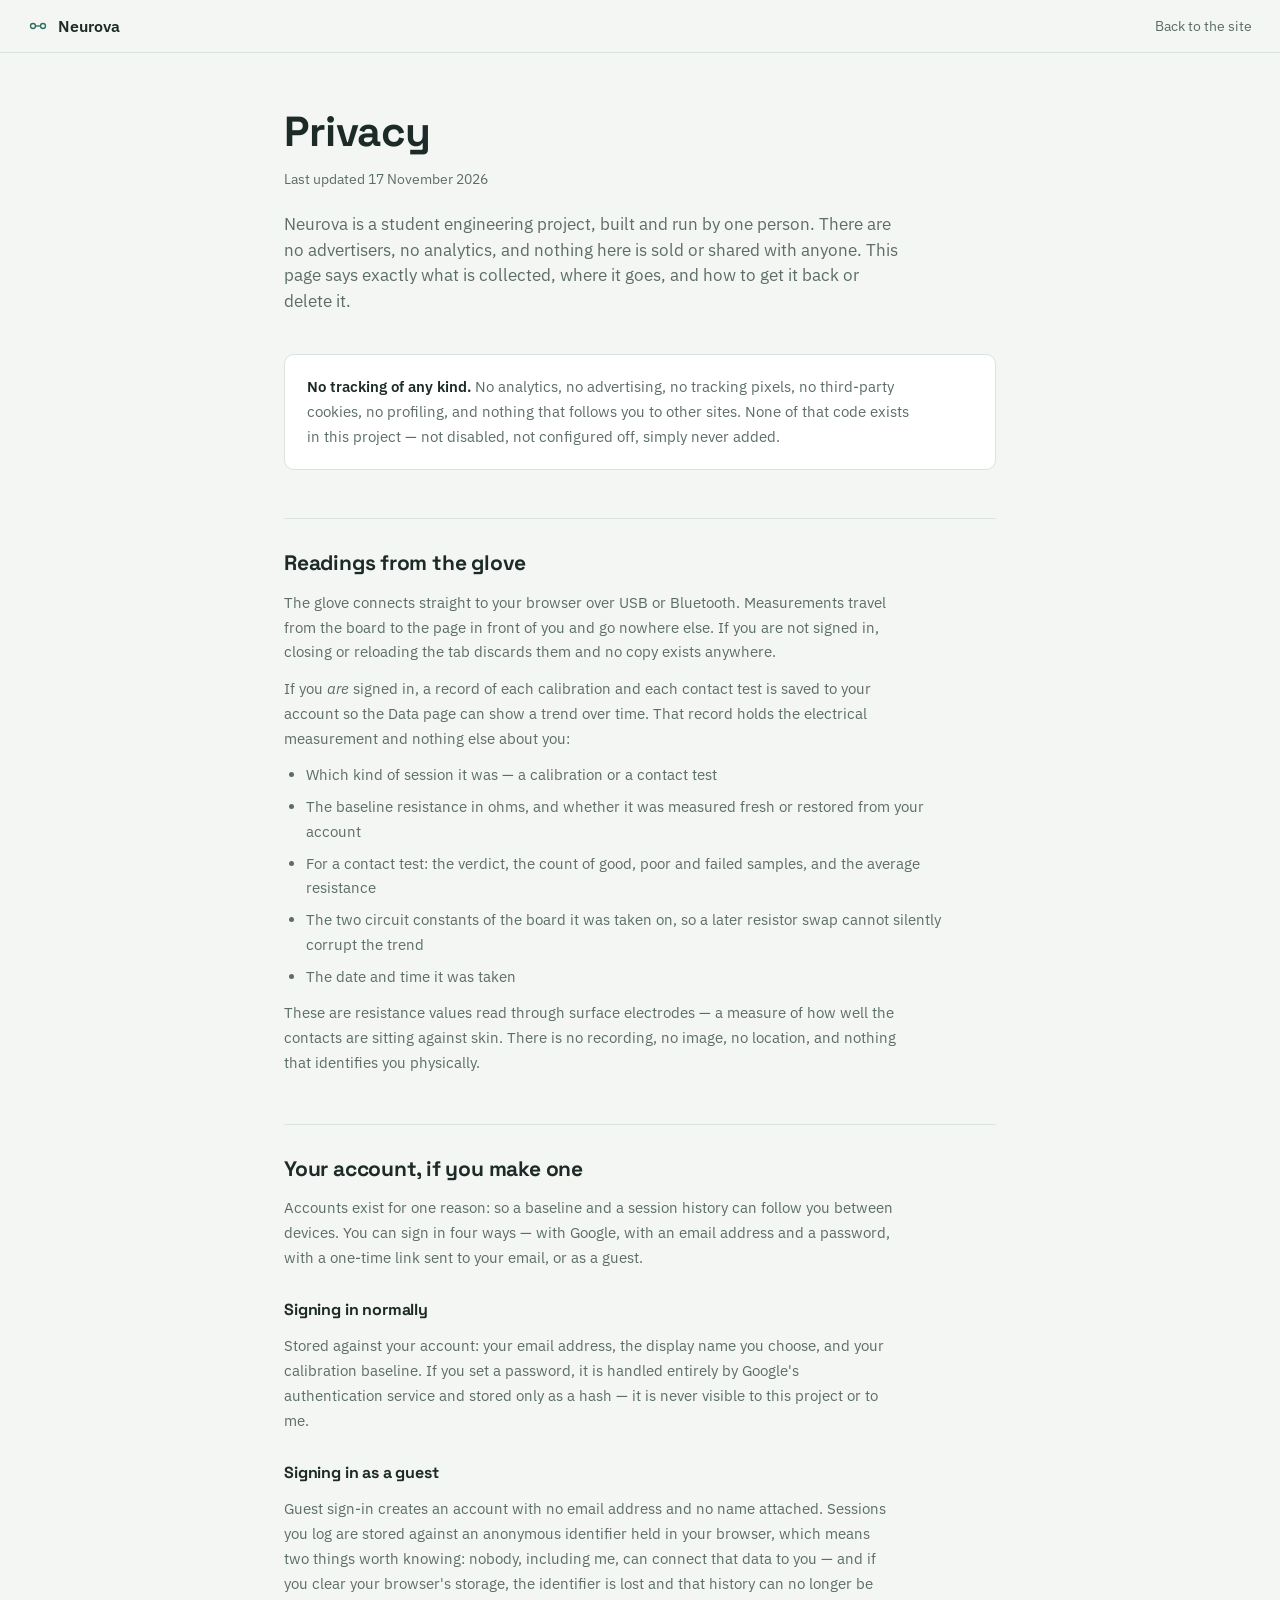
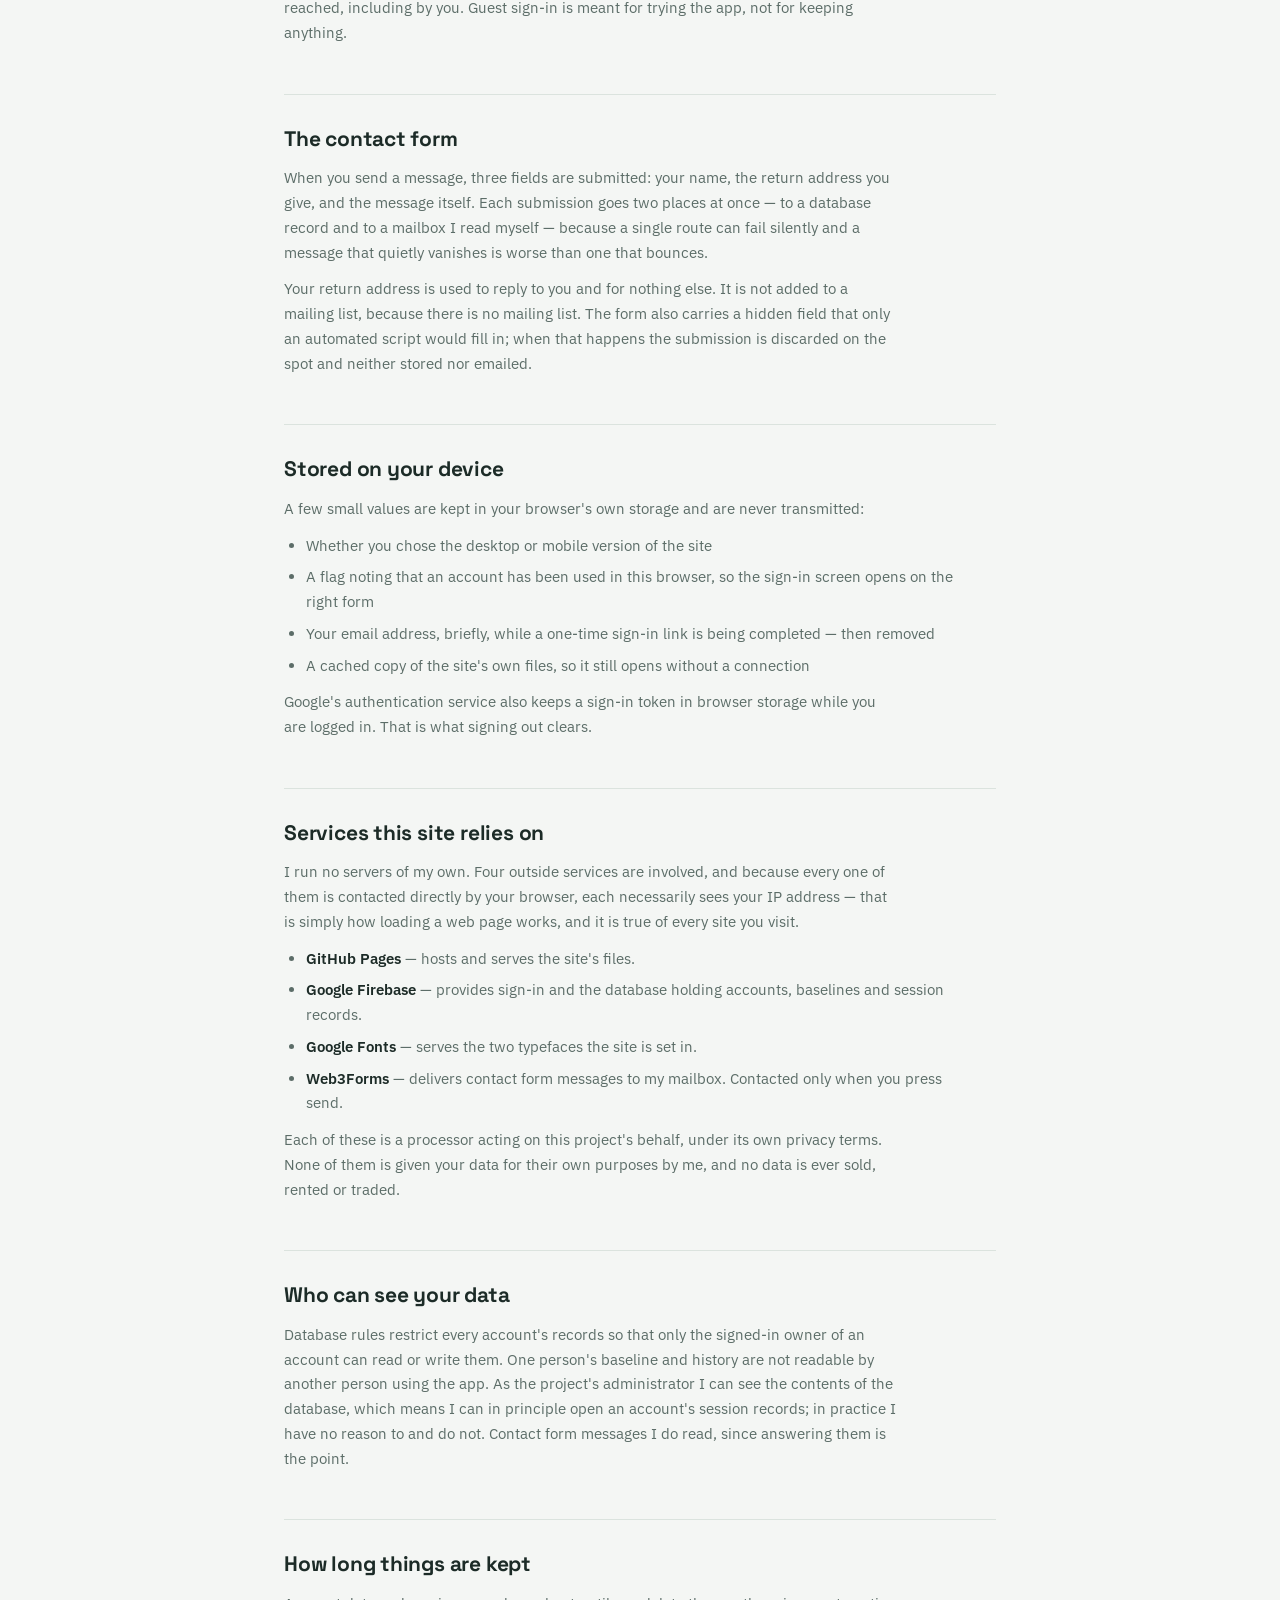
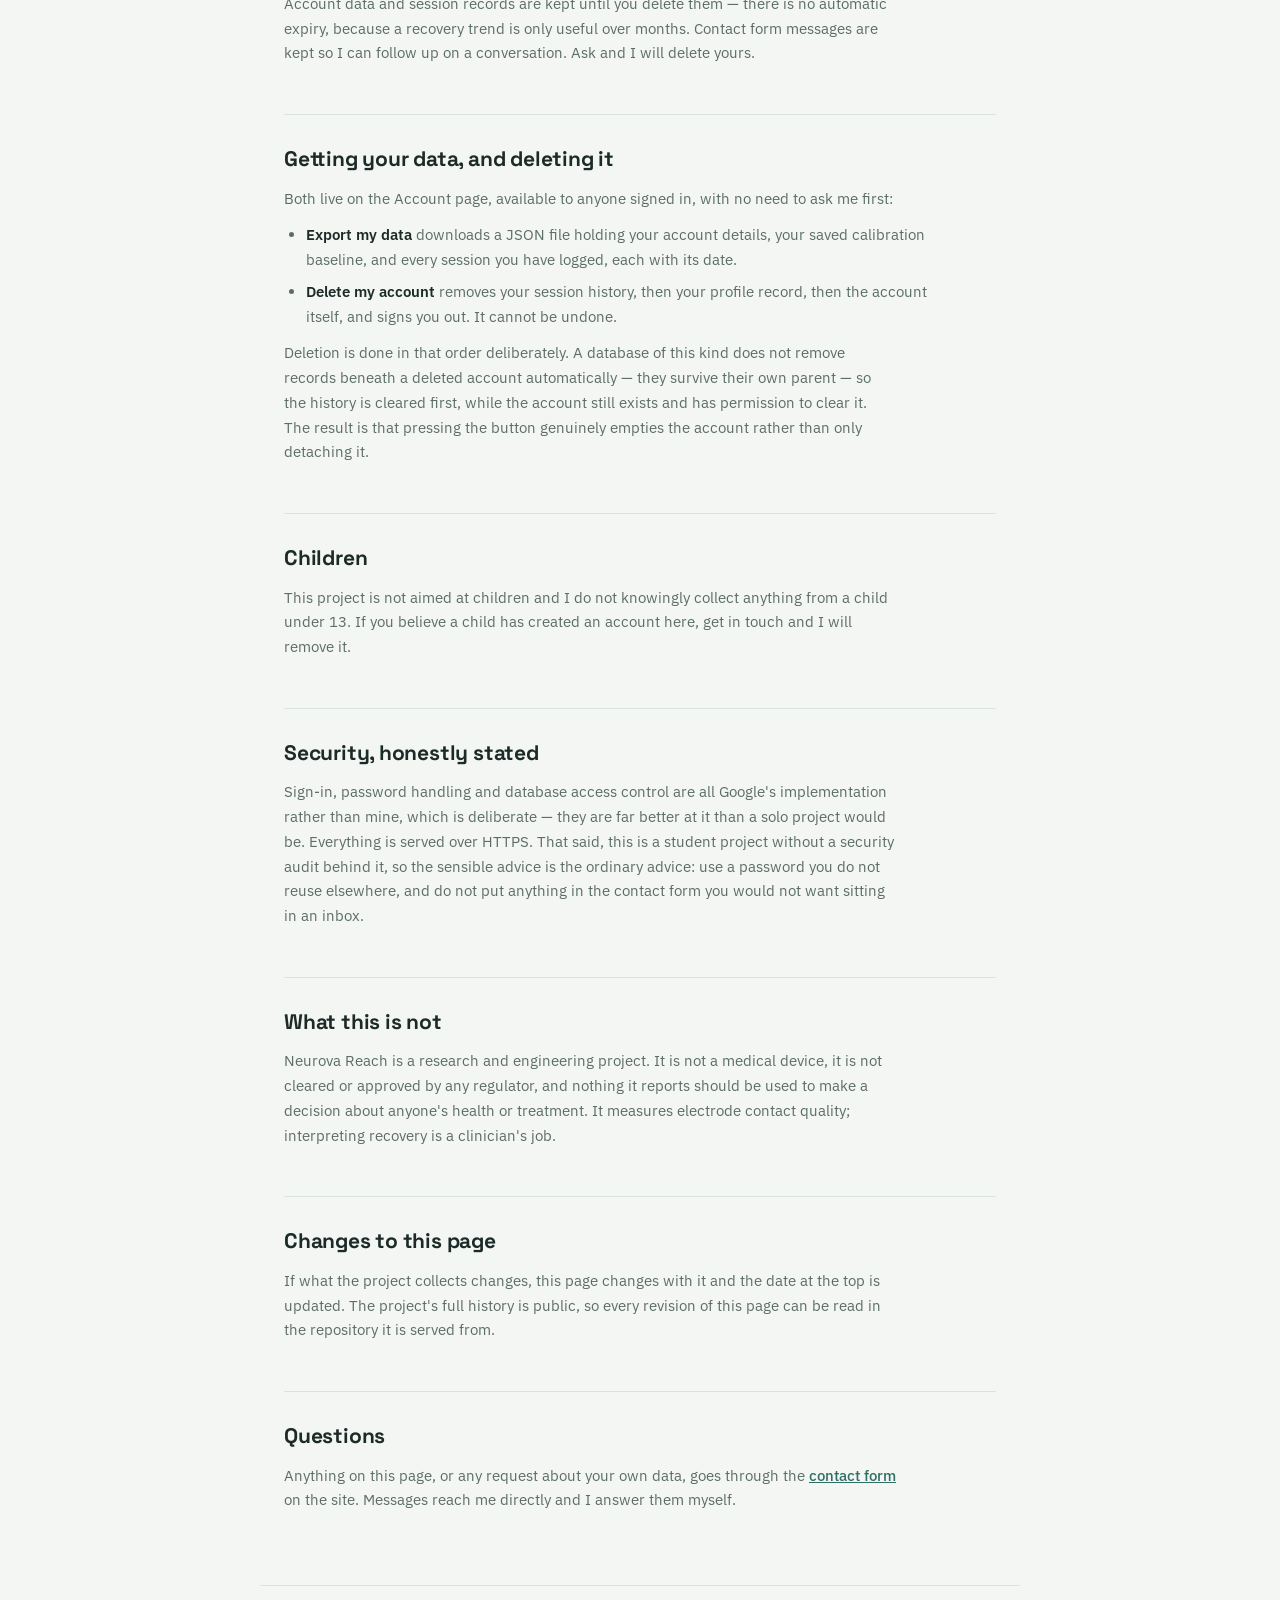
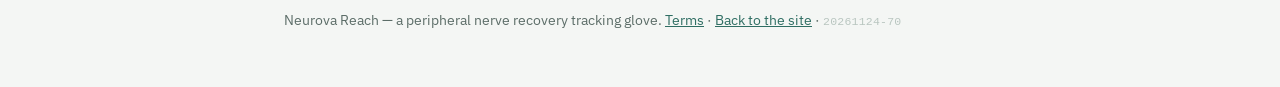
<file: privacy.html>
<!DOCTYPE html>
<html lang="en">
<head>
<meta charset="UTF-8">
<meta name="viewport" content="width=device-width, initial-scale=1.0">
<title>Privacy — Neurova</title>
<meta name="description" content="What the Neurova site and Reach app collect, where it goes, and how to get it back or delete it.">
<link rel="icon" type="image/png" sizes="96x96" href="/favicon-96x96.png">
<meta name="theme-color" content="#f4f6f4">
<link rel="apple-touch-icon" sizes="180x180" href="/icons/touch-180.png">
<link rel="preconnect" href="https://fonts.googleapis.com">
<link href="https://fonts.googleapis.com/css2?family=Space+Grotesk:wght@400;500;600;700&family=IBM+Plex+Sans:wght@400;500;600&display=swap" rel="stylesheet">
<link rel="stylesheet" href="shared.css?v=20261124-70">
<!-- Standalone, and deliberately so. This page loads no Firebase, no shared.js and no
     service worker: it is the page an app store reviewer, a parent or a teacher opens
     cold, possibly before they trust the site at all, and it should render from HTML and
     CSS alone with nothing phoning home. It is also why this is its own file rather than
     another hash-routed section -- index.html redirects by device and drops the hash on
     the way, so a /#privacy link would quietly land on the home page instead. -->
<link rel="stylesheet" href="legal.css?v=20261124-70">
</head>
<body>

<div class="site-header">
  <div class="topbar">
    <a class="brand" href="./" style="text-decoration:none; color:inherit;">
      <svg class="brand-mark" viewBox="0 0 24 24" fill="none">
        <circle cx="6" cy="12" r="3" stroke="#2f6e63" stroke-width="1.6"/>
        <circle cx="18" cy="12" r="3" stroke="#2f6e63" stroke-width="1.6"/>
        <path d="M9 12H15" stroke="#2f6e63" stroke-width="1.6"/>
      </svg>
      Neurova
    </a>
    <div class="topbar-right">
      <a href="./" style="color:var(--muted); font-size:14px; text-decoration:none;">Back to the site</a>
    </div>
  </div>
</div>

<main>

<div class="legal-wrap legal-head">
  <h1>Privacy</h1>
  <p class="legal-date">Last updated 17 November 2026</p>
  <p class="legal-lede">
    Neurova is a student engineering project, built and run by one person. There are no
    advertisers, no analytics, and nothing here is sold or shared with anyone. This page
    says exactly what is collected, where it goes, and how to get it back or delete it.
  </p>
</div>

<div class="legal-wrap legal-body">

  <div class="legal-note">
    <p>
      <strong>No tracking of any kind.</strong> No analytics, no advertising, no tracking
      pixels, no third-party cookies, no profiling, and nothing that follows you to other
      sites. None of that code exists in this project — not disabled, not configured off,
      simply never added.
    </p>
  </div>

  <h2>Readings from the glove</h2>
  <p>
    The glove connects straight to your browser over USB or Bluetooth. Measurements travel
    from the board to the page in front of you and go nowhere else. If you are not signed
    in, closing or reloading the tab discards them and no copy exists anywhere.
  </p>
  <p>
    If you <em>are</em> signed in, a record of each calibration and each contact test is
    saved to your account so the Data page can show a trend over time. That record holds
    the electrical measurement and nothing else about you:
  </p>
  <ul>
    <li>Which kind of session it was — a calibration or a contact test</li>
    <li>The baseline resistance in ohms, and whether it was measured fresh or restored from your account</li>
    <li>For a contact test: the verdict, the count of good, poor and failed samples, and the average resistance</li>
    <li>The two circuit constants of the board it was taken on, so a later resistor swap cannot silently corrupt the trend</li>
    <li>The date and time it was taken</li>
  </ul>
  <p>
    These are resistance values read through surface electrodes — a measure of how well the
    contacts are sitting against skin. There is no recording, no image, no location, and
    nothing that identifies you physically.
  </p>

  <h2>Your account, if you make one</h2>
  <p>
    Accounts exist for one reason: so a baseline and a session history can follow you
    between devices. You can sign in four ways — with Google, with an email address and a
    password, with a one-time link sent to your email, or as a guest.
  </p>
  <h3>Signing in normally</h3>
  <p>
    Stored against your account: your email address, the display name you choose, and your
    calibration baseline. If you set a password, it is handled entirely by Google's
    authentication service and stored only as a hash — it is never visible to this project
    or to me.
  </p>
  <h3>Signing in as a guest</h3>
  <p>
    Guest sign-in creates an account with no email address and no name attached. Sessions
    you log are stored against an anonymous identifier held in your browser, which means
    two things worth knowing: nobody, including me, can connect that data to you — and if
    you clear your browser's storage, the identifier is lost and that history can no longer
    be reached, including by you. Guest sign-in is meant for trying the app, not for
    keeping anything.
  </p>

  <h2>The contact form</h2>
  <p>
    When you send a message, three fields are submitted: your name, the return address you
    give, and the message itself. Each submission goes two places at once — to a database
    record and to a mailbox I read myself — because a single route can fail silently and a
    message that quietly vanishes is worse than one that bounces.
  </p>
  <p>
    Your return address is used to reply to you and for nothing else. It is not added to a
    mailing list, because there is no mailing list. The form also carries a hidden field
    that only an automated script would fill in; when that happens the submission is
    discarded on the spot and neither stored nor emailed.
  </p>

  <h2>Stored on your device</h2>
  <p>
    A few small values are kept in your browser's own storage and are never transmitted:
  </p>
  <ul>
    <li>Whether you chose the desktop or mobile version of the site</li>
    <li>A flag noting that an account has been used in this browser, so the sign-in screen opens on the right form</li>
    <li>Your email address, briefly, while a one-time sign-in link is being completed — then removed</li>
    <li>A cached copy of the site's own files, so it still opens without a connection</li>
  </ul>
  <p>
    Google's authentication service also keeps a sign-in token in browser storage while you
    are logged in. That is what signing out clears.
  </p>

  <h2>Services this site relies on</h2>
  <p>
    I run no servers of my own. Four outside services are involved, and because every one
    of them is contacted directly by your browser, each necessarily sees your IP address —
    that is simply how loading a web page works, and it is true of every site you visit.
  </p>
  <ul>
    <li><strong>GitHub Pages</strong> — hosts and serves the site's files.</li>
    <li><strong>Google Firebase</strong> — provides sign-in and the database holding accounts, baselines and session records.</li>
    <li><strong>Google Fonts</strong> — serves the two typefaces the site is set in.</li>
    <li><strong>Web3Forms</strong> — delivers contact form messages to my mailbox. Contacted only when you press send.</li>
  </ul>
  <p>
    Each of these is a processor acting on this project's behalf, under its own privacy
    terms. None of them is given your data for their own purposes by me, and no data is
    ever sold, rented or traded.
  </p>

  <h2>Who can see your data</h2>
  <p>
    Database rules restrict every account's records so that only the signed-in owner of an
    account can read or write them. One person's baseline and history are not readable by
    another person using the app. As the project's administrator I can see the contents of
    the database, which means I can in principle open an account's session records; in
    practice I have no reason to and do not. Contact form messages I do read, since
    answering them is the point.
  </p>

  <h2>How long things are kept</h2>
  <p>
    Account data and session records are kept until you delete them — there is no automatic
    expiry, because a recovery trend is only useful over months. Contact form messages are
    kept so I can follow up on a conversation. Ask and I will delete yours.
  </p>

  <h2>Getting your data, and deleting it</h2>
  <p>
    Both live on the Account page, available to anyone signed in, with no need to ask me
    first:
  </p>
  <ul>
    <li><strong>Export my data</strong> downloads a JSON file holding your account details, your saved calibration baseline, and every session you have logged, each with its date.</li>
    <li><strong>Delete my account</strong> removes your session history, then your profile record, then the account itself, and signs you out. It cannot be undone.</li>
  </ul>
  <p>
    Deletion is done in that order deliberately. A database of this kind does not remove
    records beneath a deleted account automatically — they survive their own parent — so
    the history is cleared first, while the account still exists and has permission to
    clear it. The result is that pressing the button genuinely empties the account rather
    than only detaching it.
  </p>

  <h2>Children</h2>
  <p>
    This project is not aimed at children and I do not knowingly collect anything from a
    child under 13. If you believe a child has created an account here, get in touch and I
    will remove it.
  </p>

  <h2>Security, honestly stated</h2>
  <p>
    Sign-in, password handling and database access control are all Google's implementation
    rather than mine, which is deliberate — they are far better at it than a solo project
    would be. Everything is served over HTTPS. That said, this is a student project without
    a security audit behind it, so the sensible advice is the ordinary advice: use a
    password you do not reuse elsewhere, and do not put anything in the contact form you
    would not want sitting in an inbox.
  </p>

  <h2>What this is not</h2>
  <p>
    Neurova Reach is a research and engineering project. It is not a medical device, it is
    not cleared or approved by any regulator, and nothing it reports should be used to make
    a decision about anyone's health or treatment. It measures electrode contact quality;
    interpreting recovery is a clinician's job.
  </p>

  <h2>Changes to this page</h2>
  <p>
    If what the project collects changes, this page changes with it and the date at the top
    is updated. The project's full history is public, so every revision of this page can be
    read in the repository it is served from.
  </p>

  <h2>Questions</h2>
  <p>
    Anything on this page, or any request about your own data, goes through the
    <a href="./#contact">contact form</a> on the site. Messages reach me directly and I answer them
    myself.
  </p>

</div>

<div class="legal-wrap legal-foot">
  Neurova Reach &mdash; a peripheral nerve recovery tracking glove.
  <a href="terms.html" style="color:var(--primary);">Terms</a> &middot;
  <a href="./" style="color:var(--primary);">Back to the site</a>
  &middot; <span class="site-version" data-version title="Build currently loaded in this tab">&mdash;</span>
</div>

</main>

<script>
  // Reads the build out of the ?v= already on this page's own stylesheet rather than
  // repeating it as a literal, so the number shown is the one actually loaded and
  // cannot drift from it. No network call -- these pages still render from HTML and
  // CSS alone, which is the point of them being standalone.
  (function(){
    var el = document.querySelector('[data-version]');
    if(!el) return;
    var src = document.querySelector('link[href*="v="]');
    var m = src && /[?&]v=([^&"']+)/.exec(src.getAttribute('href'));
    el.textContent = m ? m[1] : 'unversioned';
  })();
</script>

</body>
</html>
</file>
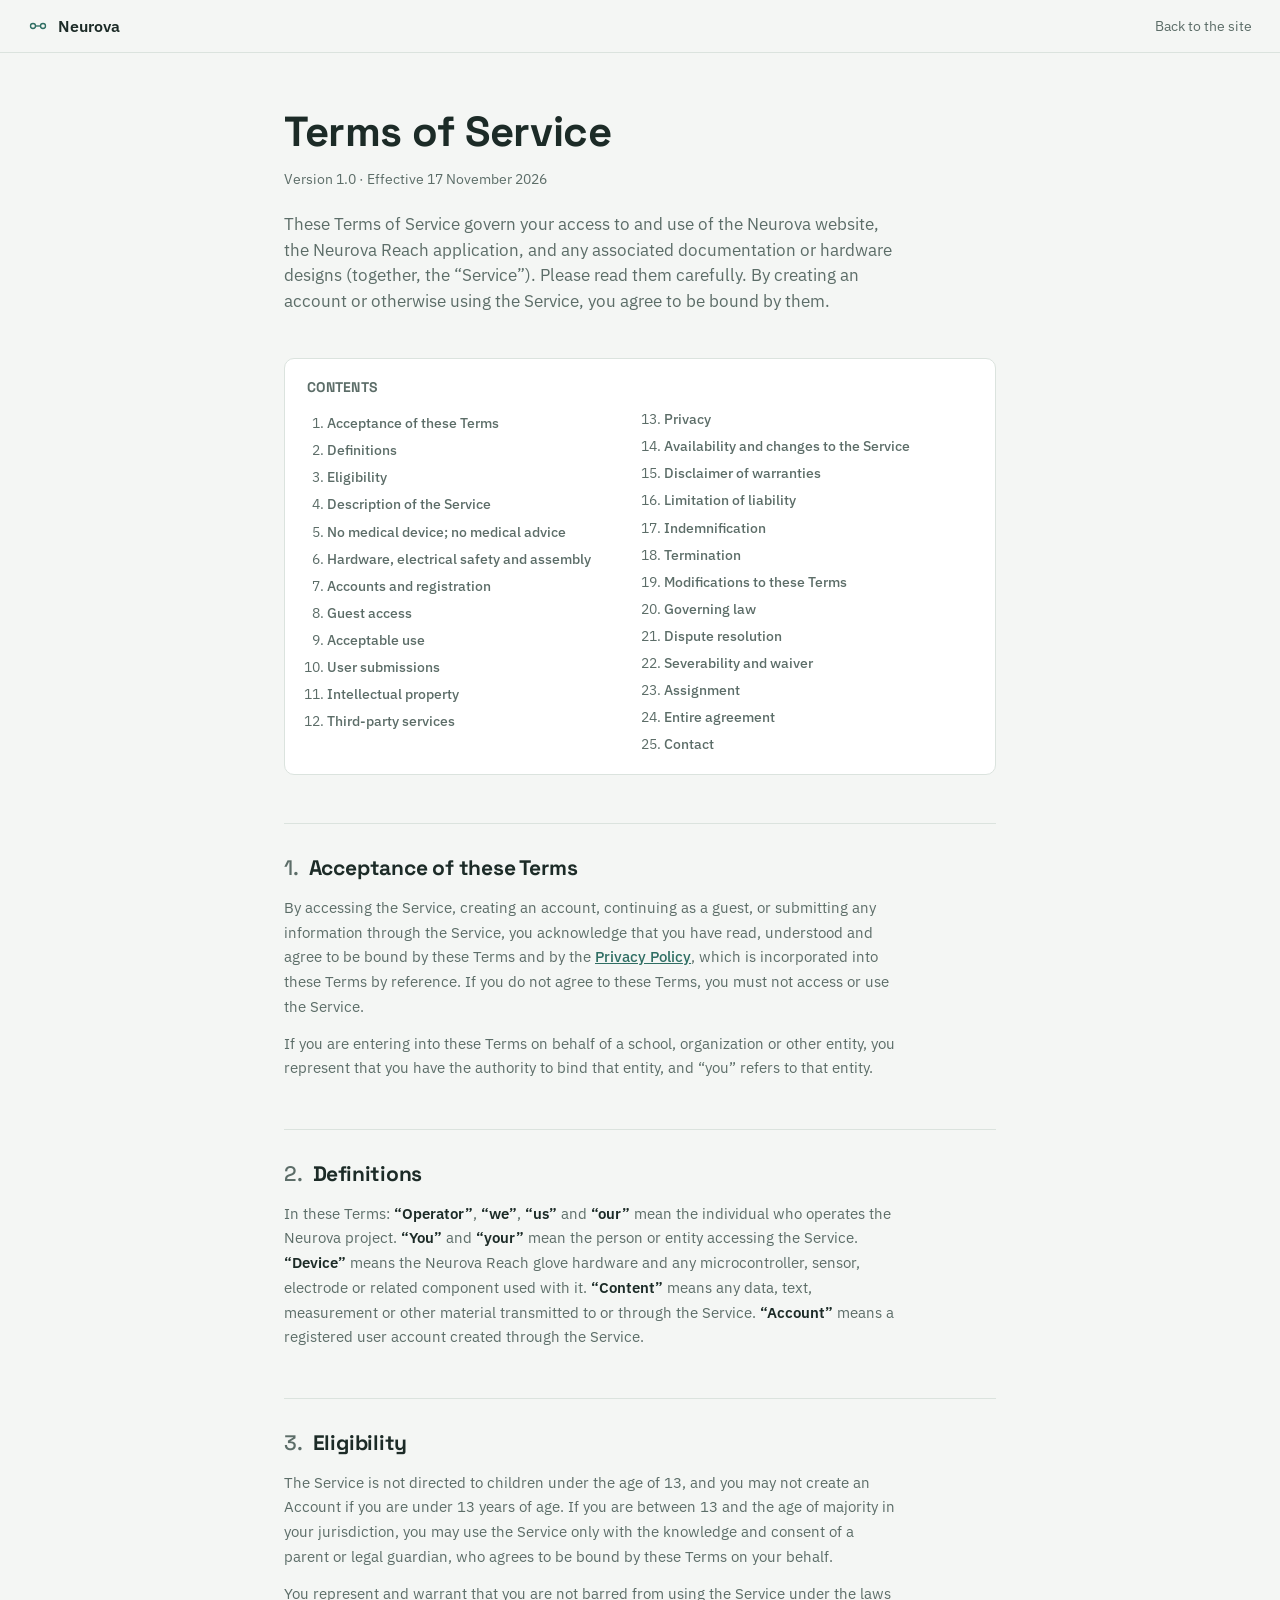
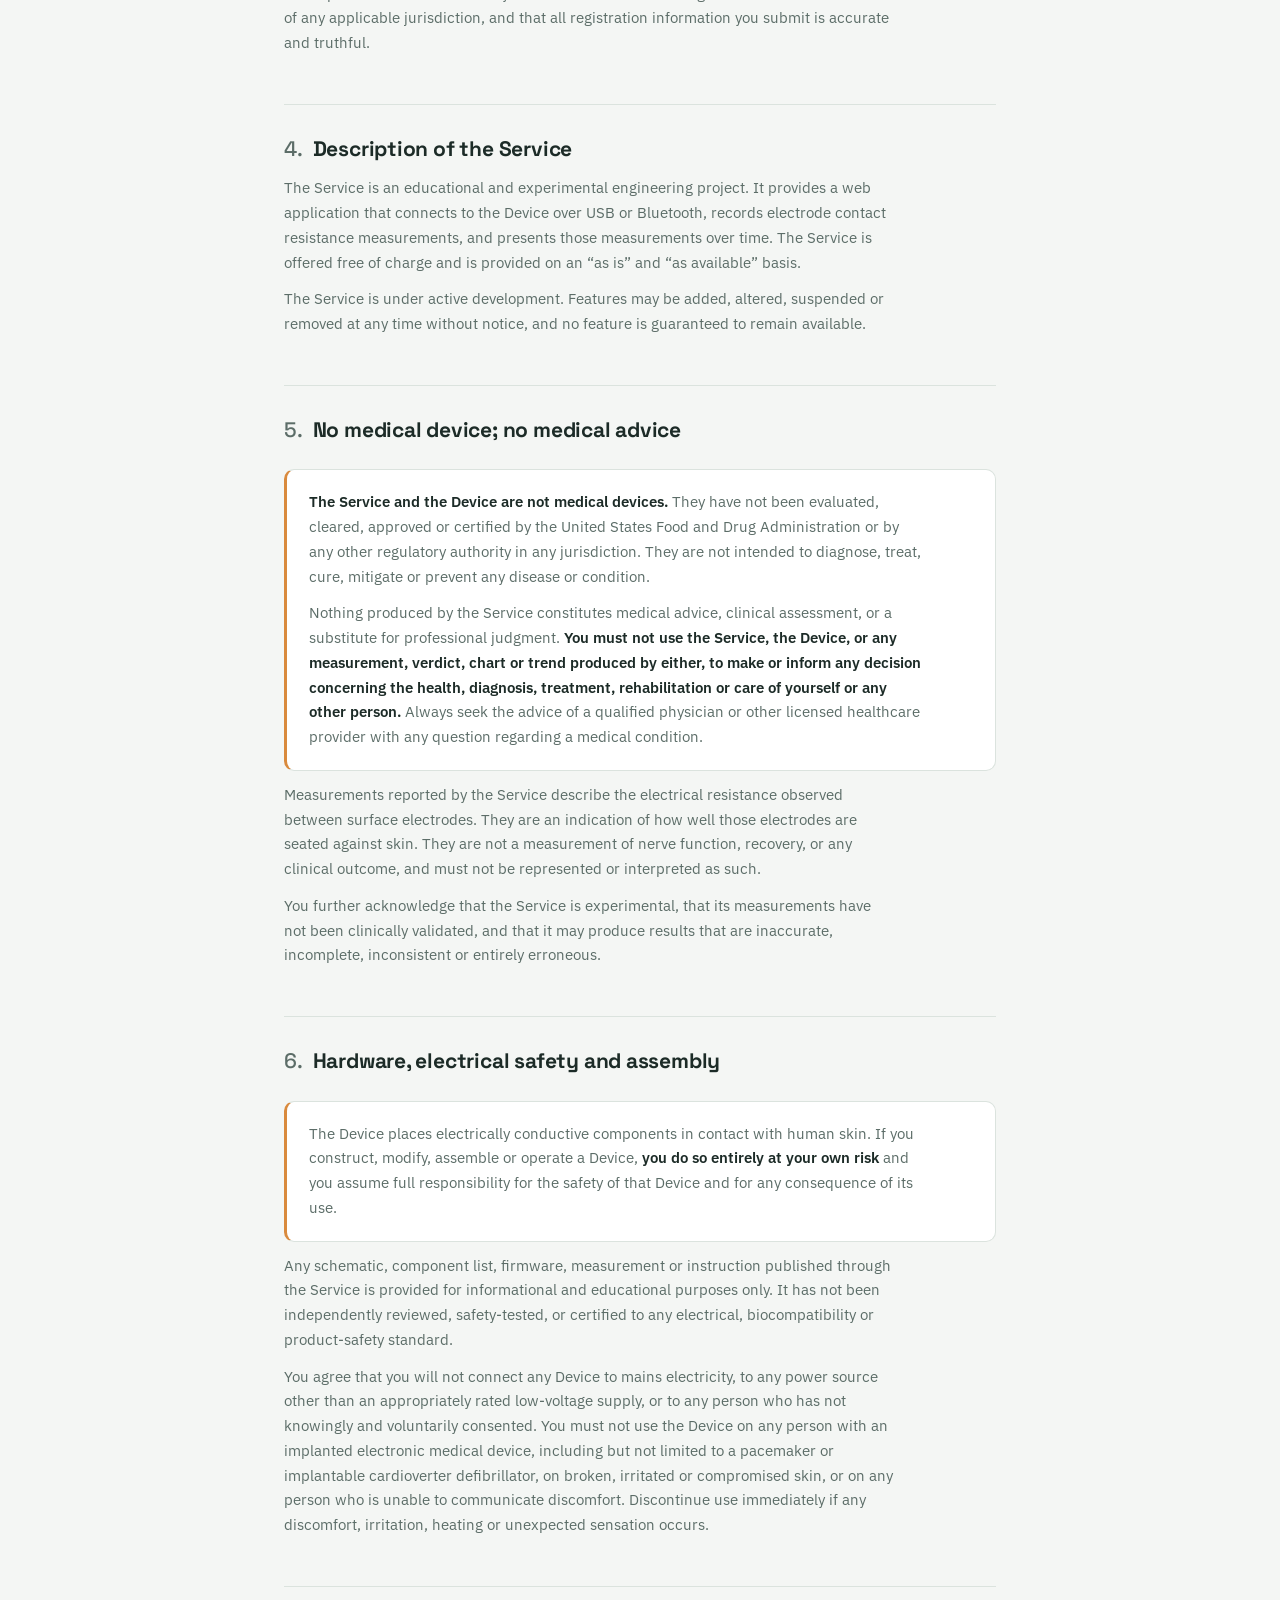
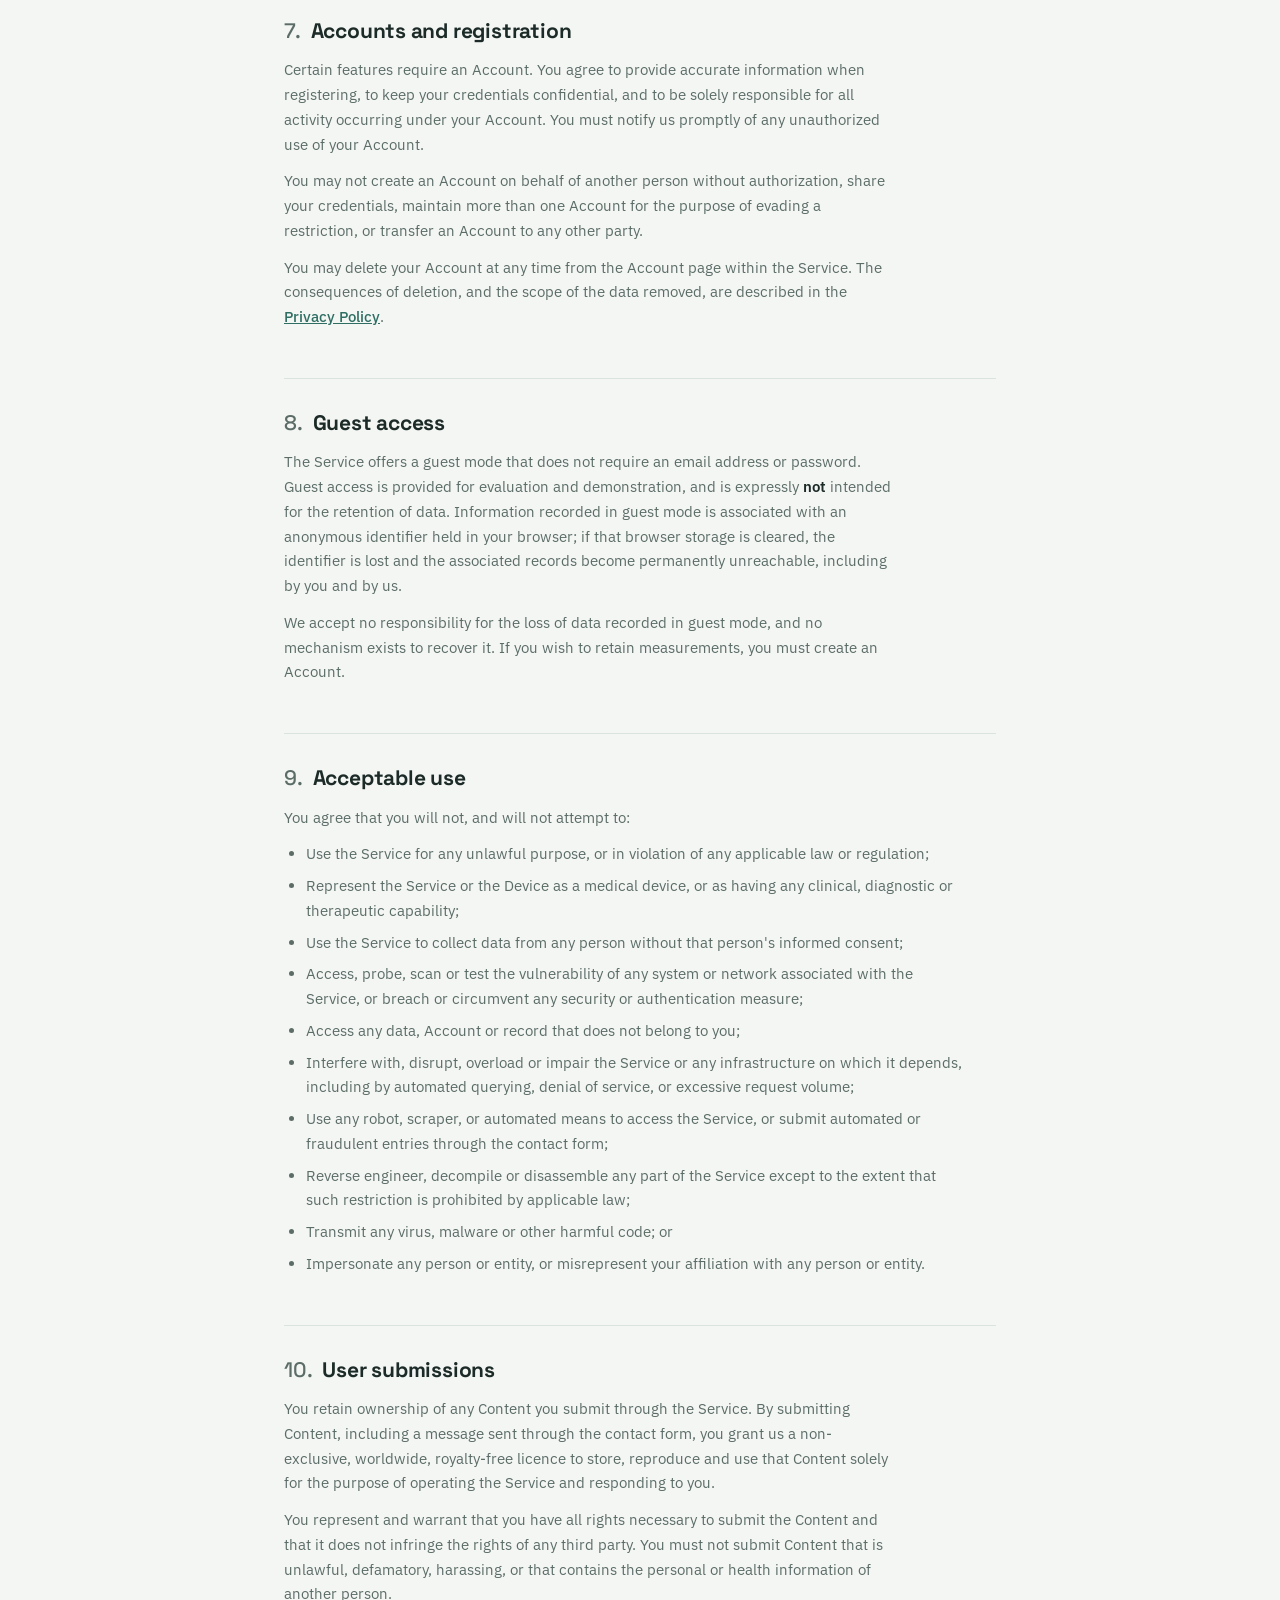
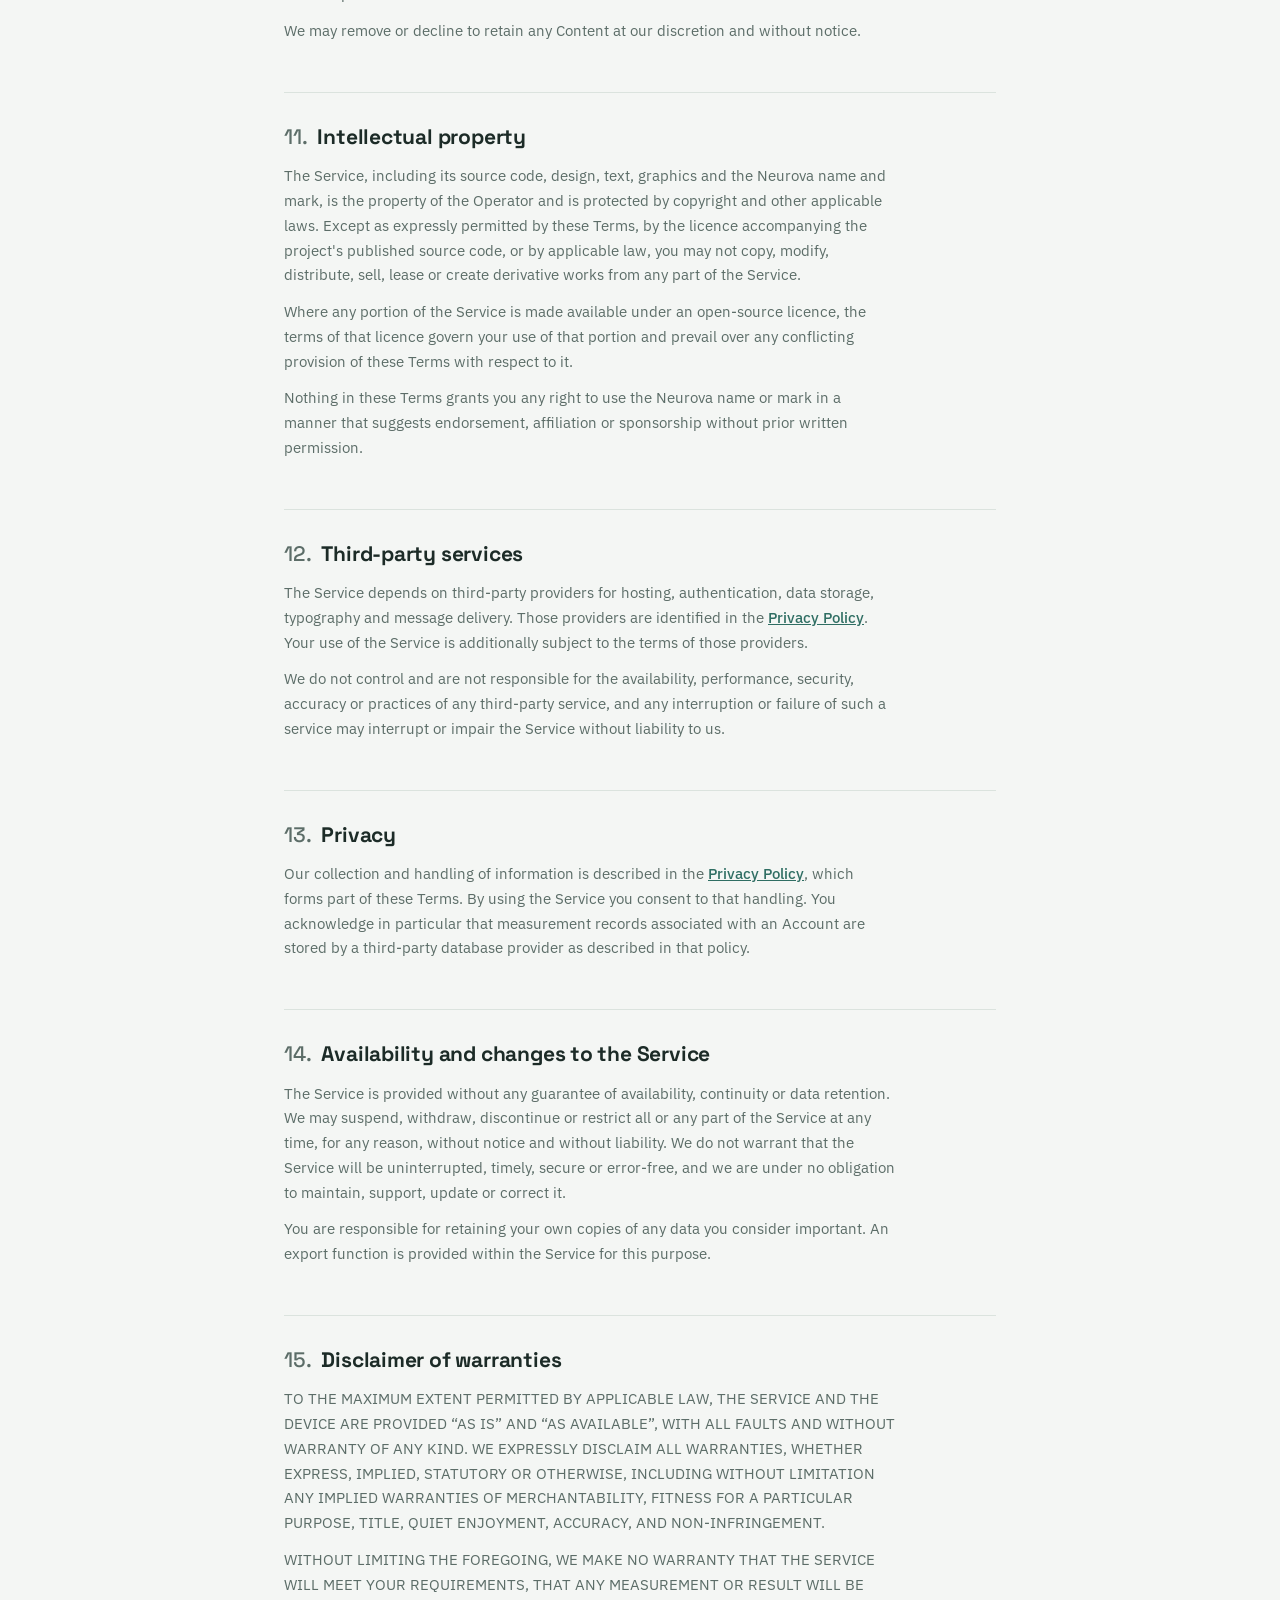
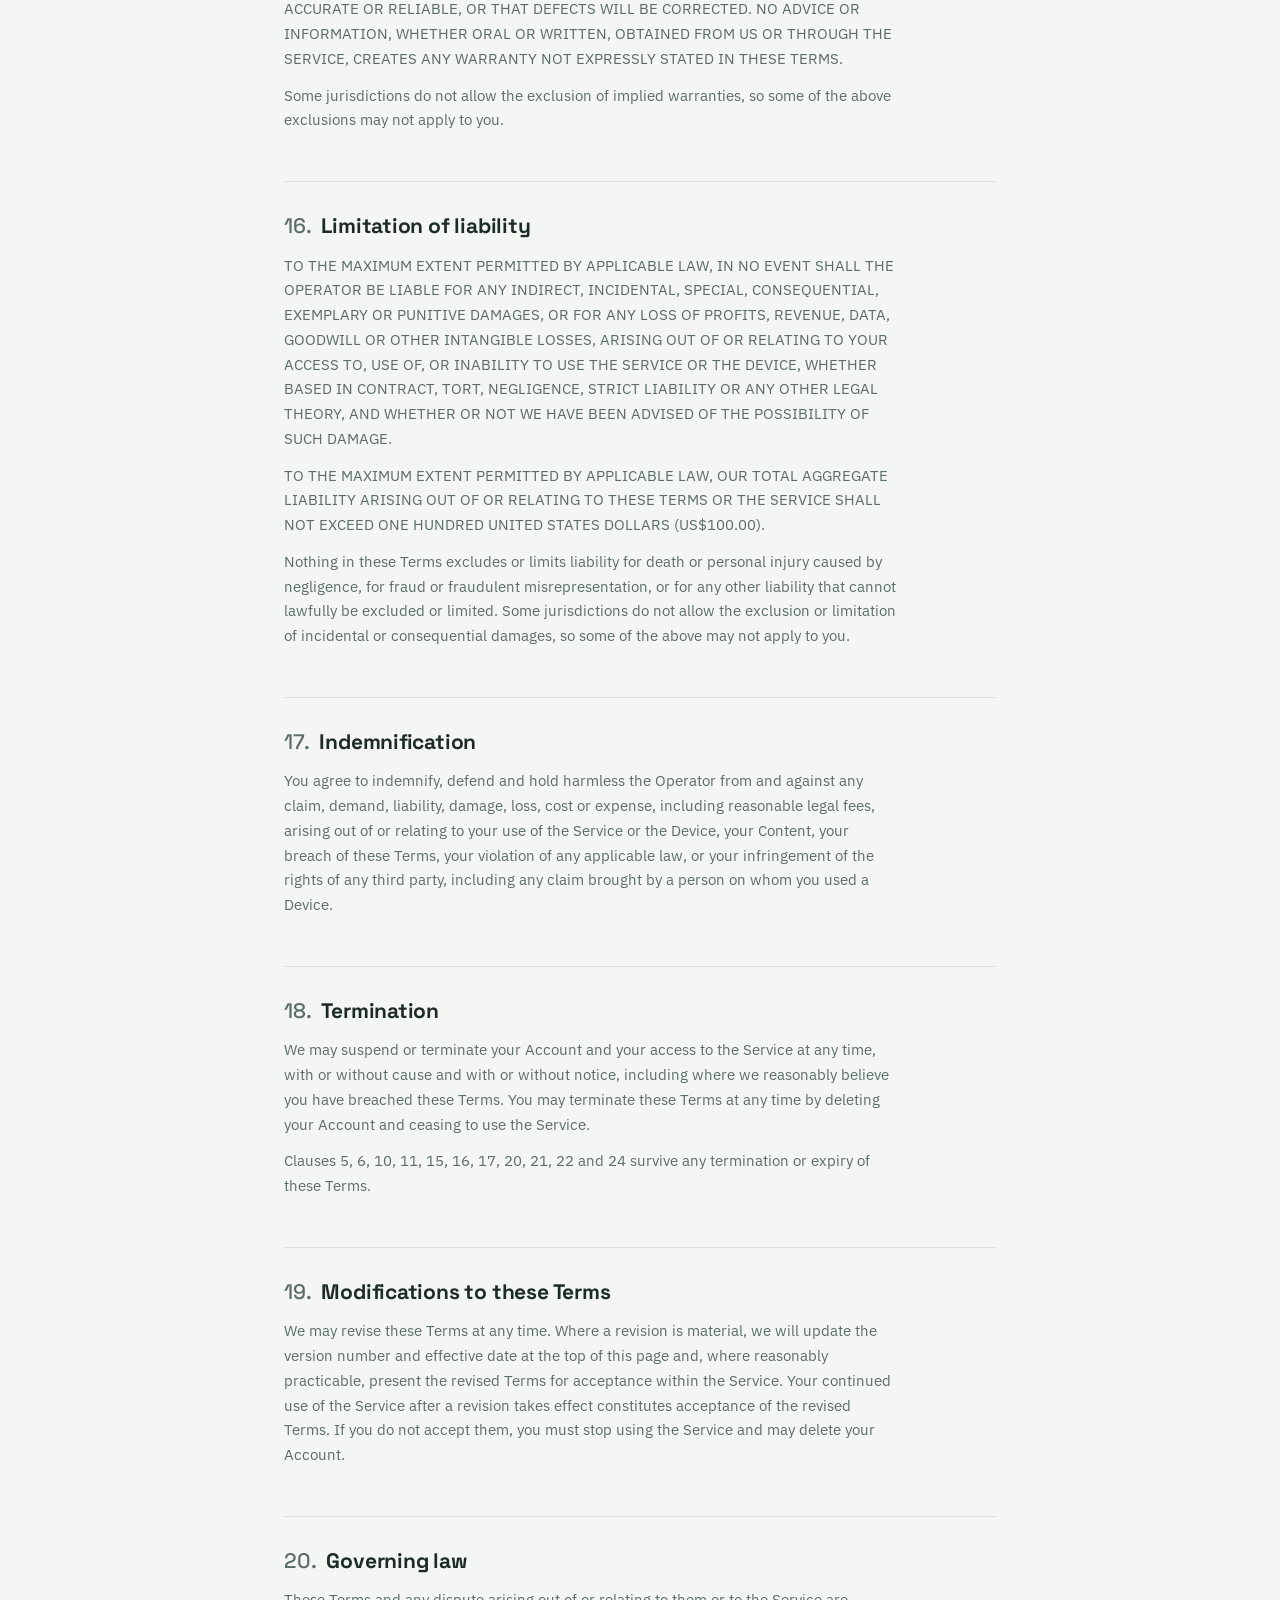
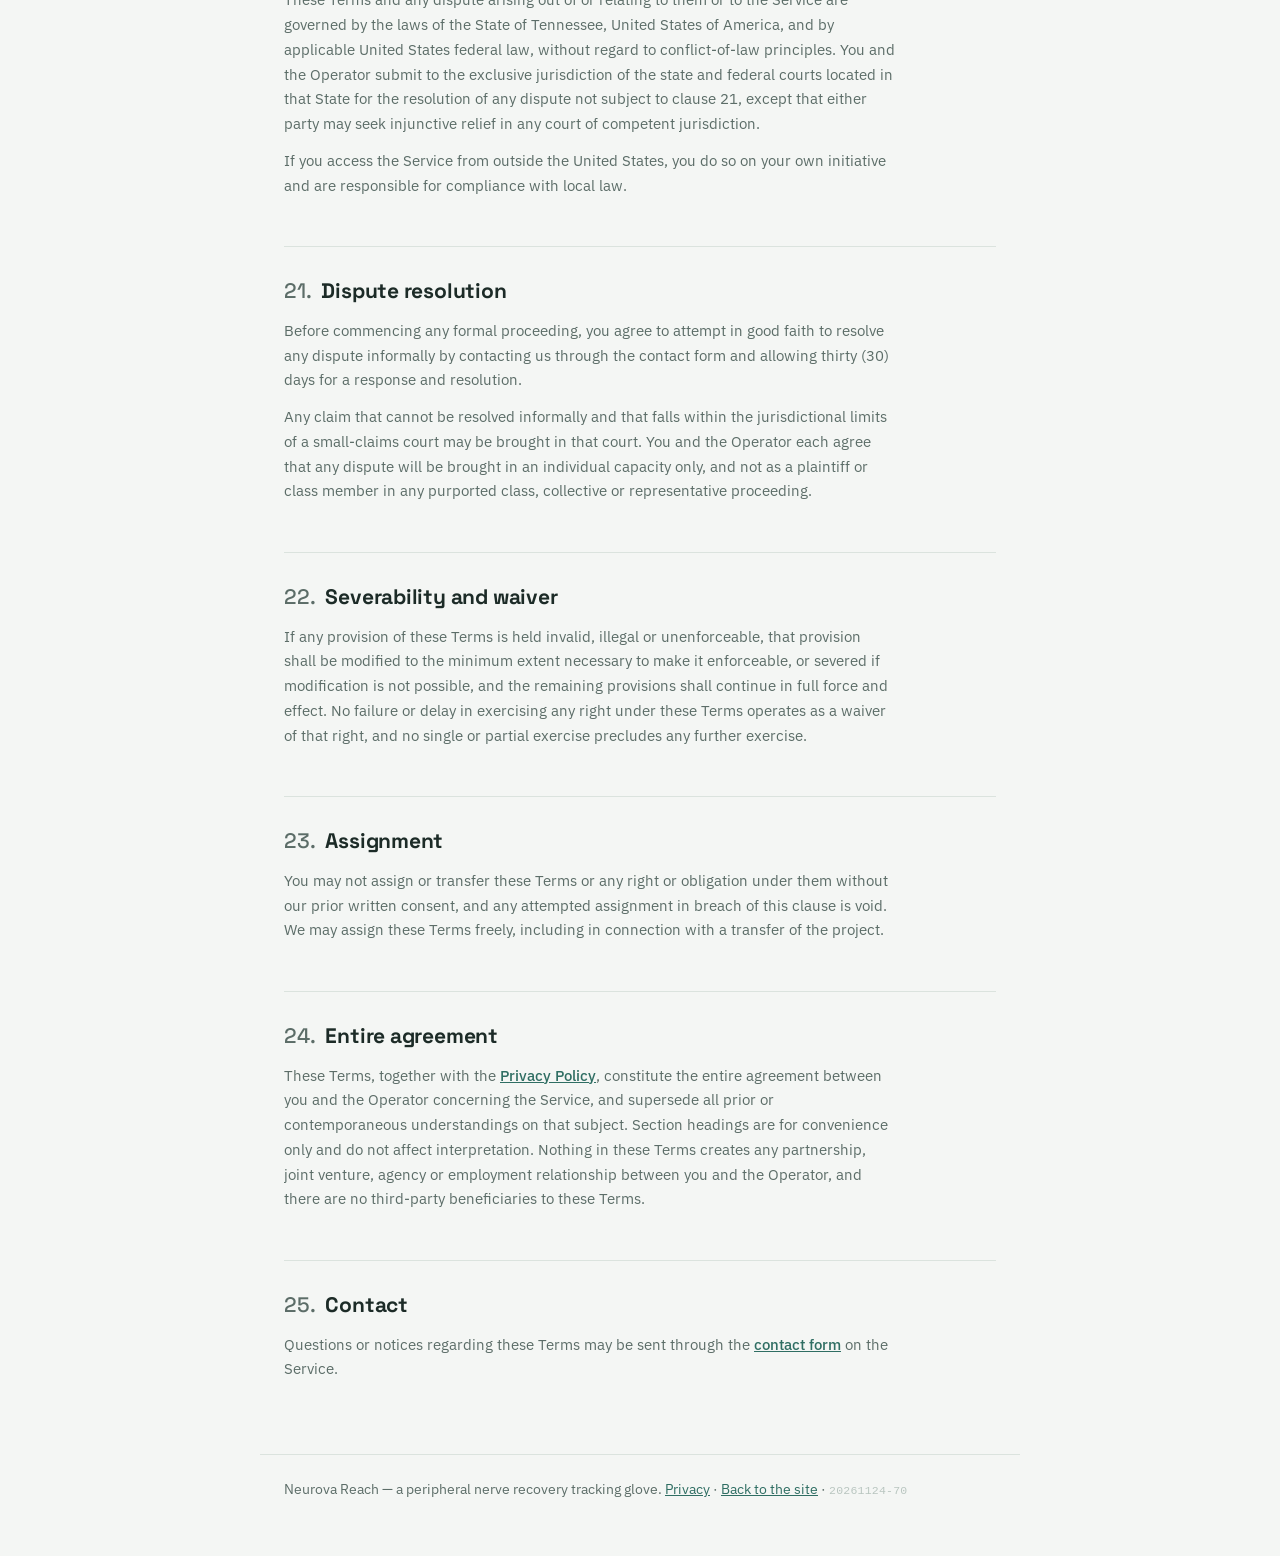
<file: terms.html>
<!DOCTYPE html>
<html lang="en">
<head>
<meta charset="UTF-8">
<meta name="viewport" content="width=device-width, initial-scale=1.0">
<title>Terms of Service — Neurova</title>
<meta name="description" content="The terms governing use of the Neurova website, the Reach application, and the associated hardware project.">
<link rel="icon" type="image/png" sizes="96x96" href="/favicon-96x96.png">
<meta name="theme-color" content="#f4f6f4">
<link rel="apple-touch-icon" sizes="180x180" href="/icons/touch-180.png">
<link rel="preconnect" href="https://fonts.googleapis.com">
<link href="https://fonts.googleapis.com/css2?family=Space+Grotesk:wght@400;500;600;700&family=IBM+Plex+Sans:wght@400;500;600&display=swap" rel="stylesheet">
<link rel="stylesheet" href="shared.css?v=20261124-70">
<link rel="stylesheet" href="legal.css?v=20261124-70">
<!-- Standalone for the same reasons as privacy.html: no Firebase, no shared.js, no
     service worker. This is a document, and it should render from HTML and CSS alone. -->
</head>
<body>

<div class="site-header">
  <div class="topbar">
    <a class="brand" href="./" style="text-decoration:none; color:inherit;">
      <svg class="brand-mark" viewBox="0 0 24 24" fill="none">
        <circle cx="6" cy="12" r="3" stroke="#2f6e63" stroke-width="1.6"/>
        <circle cx="18" cy="12" r="3" stroke="#2f6e63" stroke-width="1.6"/>
        <path d="M9 12H15" stroke="#2f6e63" stroke-width="1.6"/>
      </svg>
      Neurova
    </a>
    <div class="topbar-right">
      <a href="./" style="color:var(--muted); font-size:14px; text-decoration:none;">Back to the site</a>
    </div>
  </div>
</div>

<main>

<div class="legal-wrap legal-head">
  <h1>Terms of Service</h1>
  <p class="legal-date">Version 1.0 &middot; Effective 17 November 2026</p>
  <p class="legal-lede">
    These Terms of Service govern your access to and use of the Neurova website, the
    Neurova Reach application, and any associated documentation or hardware designs
    (together, the &ldquo;Service&rdquo;). Please read them carefully. By creating an
    account or otherwise using the Service, you agree to be bound by them.
  </p>
</div>

<div class="legal-wrap legal-body">

  <div class="legal-toc">
    <h2>Contents</h2>
    <ol>
      <li><a href="#c1">Acceptance of these Terms</a></li>
      <li><a href="#c2">Definitions</a></li>
      <li><a href="#c3">Eligibility</a></li>
      <li><a href="#c4">Description of the Service</a></li>
      <li><a href="#c5">No medical device; no medical advice</a></li>
      <li><a href="#c6">Hardware, electrical safety and assembly</a></li>
      <li><a href="#c7">Accounts and registration</a></li>
      <li><a href="#c8">Guest access</a></li>
      <li><a href="#c9">Acceptable use</a></li>
      <li><a href="#c10">User submissions</a></li>
      <li><a href="#c11">Intellectual property</a></li>
      <li><a href="#c12">Third-party services</a></li>
      <li><a href="#c13">Privacy</a></li>
      <li><a href="#c14">Availability and changes to the Service</a></li>
      <li><a href="#c15">Disclaimer of warranties</a></li>
      <li><a href="#c16">Limitation of liability</a></li>
      <li><a href="#c17">Indemnification</a></li>
      <li><a href="#c18">Termination</a></li>
      <li><a href="#c19">Modifications to these Terms</a></li>
      <li><a href="#c20">Governing law</a></li>
      <li><a href="#c21">Dispute resolution</a></li>
      <li><a href="#c22">Severability and waiver</a></li>
      <li><a href="#c23">Assignment</a></li>
      <li><a href="#c24">Entire agreement</a></li>
      <li><a href="#c25">Contact</a></li>
    </ol>
  </div>

  <h2 id="c1"><span class="clause-no">1.</span>Acceptance of these Terms</h2>
  <p>
    By accessing the Service, creating an account, continuing as a guest, or submitting any
    information through the Service, you acknowledge that you have read, understood and
    agree to be bound by these Terms and by the
    <a href="privacy.html">Privacy Policy</a>, which is incorporated into these Terms by
    reference. If you do not agree to these Terms, you must not access or use the Service.
  </p>
  <p>
    If you are entering into these Terms on behalf of a school, organization or other
    entity, you represent that you have the authority to bind that entity, and
    &ldquo;you&rdquo; refers to that entity.
  </p>

  <h2 id="c2"><span class="clause-no">2.</span>Definitions</h2>
  <p>
    In these Terms: <strong>&ldquo;Operator&rdquo;</strong>, <strong>&ldquo;we&rdquo;</strong>,
    <strong>&ldquo;us&rdquo;</strong> and <strong>&ldquo;our&rdquo;</strong> mean the
    individual who operates the Neurova project.
    <strong>&ldquo;You&rdquo;</strong> and <strong>&ldquo;your&rdquo;</strong> mean the
    person or entity accessing the Service.
    <strong>&ldquo;Device&rdquo;</strong> means the Neurova Reach glove hardware and any
    microcontroller, sensor, electrode or related component used with it.
    <strong>&ldquo;Content&rdquo;</strong> means any data, text, measurement or other
    material transmitted to or through the Service.
    <strong>&ldquo;Account&rdquo;</strong> means a registered user account created through
    the Service.
  </p>

  <h2 id="c3"><span class="clause-no">3.</span>Eligibility</h2>
  <p>
    The Service is not directed to children under the age of 13, and you may not create an
    Account if you are under 13 years of age. If you are between 13 and the age of majority
    in your jurisdiction, you may use the Service only with the knowledge and consent of a
    parent or legal guardian, who agrees to be bound by these Terms on your behalf.
  </p>
  <p>
    You represent and warrant that you are not barred from using the Service under the laws
    of any applicable jurisdiction, and that all registration information you submit is
    accurate and truthful.
  </p>

  <h2 id="c4"><span class="clause-no">4.</span>Description of the Service</h2>
  <p>
    The Service is an educational and experimental engineering project. It provides a web
    application that connects to the Device over USB or Bluetooth, records electrode contact
    resistance measurements, and presents those measurements over time. The Service is
    offered free of charge and is provided on an &ldquo;as is&rdquo; and &ldquo;as
    available&rdquo; basis.
  </p>
  <p>
    The Service is under active development. Features may be added, altered, suspended or
    removed at any time without notice, and no feature is guaranteed to remain available.
  </p>

  <h2 id="c5"><span class="clause-no">5.</span>No medical device; no medical advice</h2>
  <div class="legal-note is-warn">
    <p>
      <strong>The Service and the Device are not medical devices.</strong> They have not
      been evaluated, cleared, approved or certified by the United States Food and Drug
      Administration or by any other regulatory authority in any jurisdiction. They are not
      intended to diagnose, treat, cure, mitigate or prevent any disease or condition.
    </p>
    <p>
      Nothing produced by the Service constitutes medical advice, clinical assessment, or a
      substitute for professional judgment. <strong>You must not use the Service, the
      Device, or any measurement, verdict, chart or trend produced by either, to make or
      inform any decision concerning the health, diagnosis, treatment, rehabilitation or
      care of yourself or any other person.</strong> Always seek the advice of a qualified
      physician or other licensed healthcare provider with any question regarding a medical
      condition.
    </p>
  </div>
  <p>
    Measurements reported by the Service describe the electrical resistance observed between
    surface electrodes. They are an indication of how well those electrodes are seated
    against skin. They are not a measurement of nerve function, recovery, or any clinical
    outcome, and must not be represented or interpreted as such.
  </p>
  <p>
    You further acknowledge that the Service is experimental, that its measurements have not
    been clinically validated, and that it may produce results that are inaccurate,
    incomplete, inconsistent or entirely erroneous.
  </p>

  <h2 id="c6"><span class="clause-no">6.</span>Hardware, electrical safety and assembly</h2>
  <div class="legal-note is-warn">
    <p>
      The Device places electrically conductive components in contact with human skin. If
      you construct, modify, assemble or operate a Device, <strong>you do so entirely at
      your own risk</strong> and you assume full responsibility for the safety of that
      Device and for any consequence of its use.
    </p>
  </div>
  <p>
    Any schematic, component list, firmware, measurement or instruction published through
    the Service is provided for informational and educational purposes only. It has not been
    independently reviewed, safety-tested, or certified to any electrical, biocompatibility
    or product-safety standard.
  </p>
  <p>
    You agree that you will not connect any Device to mains electricity, to any power source
    other than an appropriately rated low-voltage supply, or to any person who has not
    knowingly and voluntarily consented. You must not use the Device on any person with an
    implanted electronic medical device, including but not limited to a pacemaker or
    implantable cardioverter defibrillator, on broken, irritated or compromised skin, or on
    any person who is unable to communicate discomfort. Discontinue use immediately if any
    discomfort, irritation, heating or unexpected sensation occurs.
  </p>

  <h2 id="c7"><span class="clause-no">7.</span>Accounts and registration</h2>
  <p>
    Certain features require an Account. You agree to provide accurate information when
    registering, to keep your credentials confidential, and to be solely responsible for all
    activity occurring under your Account. You must notify us promptly of any unauthorized
    use of your Account.
  </p>
  <p>
    You may not create an Account on behalf of another person without authorization, share
    your credentials, maintain more than one Account for the purpose of evading a
    restriction, or transfer an Account to any other party.
  </p>
  <p>
    You may delete your Account at any time from the Account page within the Service. The
    consequences of deletion, and the scope of the data removed, are described in the
    <a href="privacy.html">Privacy Policy</a>.
  </p>

  <h2 id="c8"><span class="clause-no">8.</span>Guest access</h2>
  <p>
    The Service offers a guest mode that does not require an email address or password.
    Guest access is provided for evaluation and demonstration, and is expressly
    <strong>not</strong> intended for the retention of data. Information recorded in guest
    mode is associated with an anonymous identifier held in your browser; if that browser
    storage is cleared, the identifier is lost and the associated records become permanently
    unreachable, including by you and by us.
  </p>
  <p>
    We accept no responsibility for the loss of data recorded in guest mode, and no
    mechanism exists to recover it. If you wish to retain measurements, you must create an
    Account.
  </p>

  <h2 id="c9"><span class="clause-no">9.</span>Acceptable use</h2>
  <p>You agree that you will not, and will not attempt to:</p>
  <ul>
    <li>Use the Service for any unlawful purpose, or in violation of any applicable law or regulation;</li>
    <li>Represent the Service or the Device as a medical device, or as having any clinical, diagnostic or therapeutic capability;</li>
    <li>Use the Service to collect data from any person without that person's informed consent;</li>
    <li>Access, probe, scan or test the vulnerability of any system or network associated with the Service, or breach or circumvent any security or authentication measure;</li>
    <li>Access any data, Account or record that does not belong to you;</li>
    <li>Interfere with, disrupt, overload or impair the Service or any infrastructure on which it depends, including by automated querying, denial of service, or excessive request volume;</li>
    <li>Use any robot, scraper, or automated means to access the Service, or submit automated or fraudulent entries through the contact form;</li>
    <li>Reverse engineer, decompile or disassemble any part of the Service except to the extent that such restriction is prohibited by applicable law;</li>
    <li>Transmit any virus, malware or other harmful code; or</li>
    <li>Impersonate any person or entity, or misrepresent your affiliation with any person or entity.</li>
  </ul>

  <h2 id="c10"><span class="clause-no">10.</span>User submissions</h2>
  <p>
    You retain ownership of any Content you submit through the Service. By submitting
    Content, including a message sent through the contact form, you grant us a non-exclusive,
    worldwide, royalty-free licence to store, reproduce and use that Content solely for the
    purpose of operating the Service and responding to you.
  </p>
  <p>
    You represent and warrant that you have all rights necessary to submit the Content and
    that it does not infringe the rights of any third party. You must not submit Content that
    is unlawful, defamatory, harassing, or that contains the personal or health information
    of another person.
  </p>
  <p>
    We may remove or decline to retain any Content at our discretion and without notice.
  </p>

  <h2 id="c11"><span class="clause-no">11.</span>Intellectual property</h2>
  <p>
    The Service, including its source code, design, text, graphics and the Neurova name and
    mark, is the property of the Operator and is protected by copyright and other applicable
    laws. Except as expressly permitted by these Terms, by the licence accompanying the
    project's published source code, or by applicable law, you may not copy, modify,
    distribute, sell, lease or create derivative works from any part of the Service.
  </p>
  <p>
    Where any portion of the Service is made available under an open-source licence, the
    terms of that licence govern your use of that portion and prevail over any conflicting
    provision of these Terms with respect to it.
  </p>
  <p>
    Nothing in these Terms grants you any right to use the Neurova name or mark in a manner
    that suggests endorsement, affiliation or sponsorship without prior written permission.
  </p>

  <h2 id="c12"><span class="clause-no">12.</span>Third-party services</h2>
  <p>
    The Service depends on third-party providers for hosting, authentication, data storage,
    typography and message delivery. Those providers are identified in the
    <a href="privacy.html">Privacy Policy</a>. Your use of the Service is additionally
    subject to the terms of those providers.
  </p>
  <p>
    We do not control and are not responsible for the availability, performance, security,
    accuracy or practices of any third-party service, and any interruption or failure of such
    a service may interrupt or impair the Service without liability to us.
  </p>

  <h2 id="c13"><span class="clause-no">13.</span>Privacy</h2>
  <p>
    Our collection and handling of information is described in the
    <a href="privacy.html">Privacy Policy</a>, which forms part of these Terms. By using the
    Service you consent to that handling. You acknowledge in particular that measurement
    records associated with an Account are stored by a third-party database provider as
    described in that policy.
  </p>

  <h2 id="c14"><span class="clause-no">14.</span>Availability and changes to the Service</h2>
  <p>
    The Service is provided without any guarantee of availability, continuity or data
    retention. We may suspend, withdraw, discontinue or restrict all or any part of the
    Service at any time, for any reason, without notice and without liability. We do not
    warrant that the Service will be uninterrupted, timely, secure or error-free, and we are
    under no obligation to maintain, support, update or correct it.
  </p>
  <p>
    You are responsible for retaining your own copies of any data you consider important. An
    export function is provided within the Service for this purpose.
  </p>

  <h2 id="c15"><span class="clause-no">15.</span>Disclaimer of warranties</h2>
  <p>
    TO THE MAXIMUM EXTENT PERMITTED BY APPLICABLE LAW, THE SERVICE AND THE DEVICE ARE
    PROVIDED &ldquo;AS IS&rdquo; AND &ldquo;AS AVAILABLE&rdquo;, WITH ALL FAULTS AND WITHOUT
    WARRANTY OF ANY KIND. WE EXPRESSLY DISCLAIM ALL WARRANTIES, WHETHER EXPRESS, IMPLIED,
    STATUTORY OR OTHERWISE, INCLUDING WITHOUT LIMITATION ANY IMPLIED WARRANTIES OF
    MERCHANTABILITY, FITNESS FOR A PARTICULAR PURPOSE, TITLE, QUIET ENJOYMENT, ACCURACY, AND
    NON-INFRINGEMENT.
  </p>
  <p>
    WITHOUT LIMITING THE FOREGOING, WE MAKE NO WARRANTY THAT THE SERVICE WILL MEET YOUR
    REQUIREMENTS, THAT ANY MEASUREMENT OR RESULT WILL BE ACCURATE OR RELIABLE, OR THAT DEFECTS
    WILL BE CORRECTED. NO ADVICE OR INFORMATION, WHETHER ORAL OR WRITTEN, OBTAINED FROM US OR
    THROUGH THE SERVICE, CREATES ANY WARRANTY NOT EXPRESSLY STATED IN THESE TERMS.
  </p>
  <p>
    Some jurisdictions do not allow the exclusion of implied warranties, so some of the above
    exclusions may not apply to you.
  </p>

  <h2 id="c16"><span class="clause-no">16.</span>Limitation of liability</h2>
  <p>
    TO THE MAXIMUM EXTENT PERMITTED BY APPLICABLE LAW, IN NO EVENT SHALL THE OPERATOR BE
    LIABLE FOR ANY INDIRECT, INCIDENTAL, SPECIAL, CONSEQUENTIAL, EXEMPLARY OR PUNITIVE
    DAMAGES, OR FOR ANY LOSS OF PROFITS, REVENUE, DATA, GOODWILL OR OTHER INTANGIBLE LOSSES,
    ARISING OUT OF OR RELATING TO YOUR ACCESS TO, USE OF, OR INABILITY TO USE THE SERVICE OR
    THE DEVICE, WHETHER BASED IN CONTRACT, TORT, NEGLIGENCE, STRICT LIABILITY OR ANY OTHER
    LEGAL THEORY, AND WHETHER OR NOT WE HAVE BEEN ADVISED OF THE POSSIBILITY OF SUCH DAMAGE.
  </p>
  <p>
    TO THE MAXIMUM EXTENT PERMITTED BY APPLICABLE LAW, OUR TOTAL AGGREGATE LIABILITY ARISING
    OUT OF OR RELATING TO THESE TERMS OR THE SERVICE SHALL NOT EXCEED ONE HUNDRED UNITED
    STATES DOLLARS (US$100.00).
  </p>
  <p>
    Nothing in these Terms excludes or limits liability for death or personal injury caused by
    negligence, for fraud or fraudulent misrepresentation, or for any other liability that
    cannot lawfully be excluded or limited. Some jurisdictions do not allow the exclusion or
    limitation of incidental or consequential damages, so some of the above may not apply to
    you.
  </p>

  <h2 id="c17"><span class="clause-no">17.</span>Indemnification</h2>
  <p>
    You agree to indemnify, defend and hold harmless the Operator from and against any claim,
    demand, liability, damage, loss, cost or expense, including reasonable legal fees, arising
    out of or relating to your use of the Service or the Device, your Content, your breach of
    these Terms, your violation of any applicable law, or your infringement of the rights of
    any third party, including any claim brought by a person on whom you used a Device.
  </p>

  <h2 id="c18"><span class="clause-no">18.</span>Termination</h2>
  <p>
    We may suspend or terminate your Account and your access to the Service at any time, with
    or without cause and with or without notice, including where we reasonably believe you
    have breached these Terms. You may terminate these Terms at any time by deleting your
    Account and ceasing to use the Service.
  </p>
  <p>
    Clauses 5, 6, 10, 11, 15, 16, 17, 20, 21, 22 and 24 survive any termination or expiry of
    these Terms.
  </p>

  <h2 id="c19"><span class="clause-no">19.</span>Modifications to these Terms</h2>
  <p>
    We may revise these Terms at any time. Where a revision is material, we will update the
    version number and effective date at the top of this page and, where reasonably
    practicable, present the revised Terms for acceptance within the Service. Your continued
    use of the Service after a revision takes effect constitutes acceptance of the revised
    Terms. If you do not accept them, you must stop using the Service and may delete your
    Account.
  </p>

  <h2 id="c20"><span class="clause-no">20.</span>Governing law</h2>
  <p>
    These Terms and any dispute arising out of or relating to them or to the Service are
    governed by the laws of the State of Tennessee, United States of America, and by
    applicable United States federal law, without regard to conflict-of-law principles. You
    and the Operator submit to the exclusive jurisdiction of the state and federal courts
    located in that State for the resolution of any dispute not subject to clause 21, except
    that either party may seek injunctive relief in any court of competent jurisdiction.
  </p>
  <p>
    If you access the Service from outside the United States, you do so on your own initiative
    and are responsible for compliance with local law.
  </p>

  <h2 id="c21"><span class="clause-no">21.</span>Dispute resolution</h2>
  <p>
    Before commencing any formal proceeding, you agree to attempt in good faith to resolve any
    dispute informally by contacting us through the contact form and allowing thirty (30) days
    for a response and resolution.
  </p>
  <p>
    Any claim that cannot be resolved informally and that falls within the jurisdictional
    limits of a small-claims court may be brought in that court. You and the Operator each
    agree that any dispute will be brought in an individual capacity only, and not as a
    plaintiff or class member in any purported class, collective or representative proceeding.
  </p>

  <h2 id="c22"><span class="clause-no">22.</span>Severability and waiver</h2>
  <p>
    If any provision of these Terms is held invalid, illegal or unenforceable, that provision
    shall be modified to the minimum extent necessary to make it enforceable, or severed if
    modification is not possible, and the remaining provisions shall continue in full force
    and effect. No failure or delay in exercising any right under these Terms operates as a
    waiver of that right, and no single or partial exercise precludes any further exercise.
  </p>

  <h2 id="c23"><span class="clause-no">23.</span>Assignment</h2>
  <p>
    You may not assign or transfer these Terms or any right or obligation under them without
    our prior written consent, and any attempted assignment in breach of this clause is void.
    We may assign these Terms freely, including in connection with a transfer of the project.
  </p>

  <h2 id="c24"><span class="clause-no">24.</span>Entire agreement</h2>
  <p>
    These Terms, together with the <a href="privacy.html">Privacy Policy</a>, constitute the
    entire agreement between you and the Operator concerning the Service, and supersede all
    prior or contemporaneous understandings on that subject. Section headings are for
    convenience only and do not affect interpretation. Nothing in these Terms creates any
    partnership, joint venture, agency or employment relationship between you and the
    Operator, and there are no third-party beneficiaries to these Terms.
  </p>

  <h2 id="c25"><span class="clause-no">25.</span>Contact</h2>
  <p>
    Questions or notices regarding these Terms may be sent through the
    <a href="./#contact">contact form</a> on the Service.
  </p>

</div>

<div class="legal-wrap legal-foot">
  Neurova Reach &mdash; a peripheral nerve recovery tracking glove.
  <a href="privacy.html" style="color:var(--primary);">Privacy</a> &middot;
  <a href="./" style="color:var(--primary);">Back to the site</a>
  &middot; <span class="site-version" data-version title="Build currently loaded in this tab">&mdash;</span>
</div>

</main>

<script>
  // Reads the build out of the ?v= already on this page's own stylesheet rather than
  // repeating it as a literal, so the number shown is the one actually loaded and
  // cannot drift from it. No network call -- these pages still render from HTML and
  // CSS alone, which is the point of them being standalone.
  (function(){
    var el = document.querySelector('[data-version]');
    if(!el) return;
    var src = document.querySelector('link[href*="v="]');
    var m = src && /[?&]v=([^&"']+)/.exec(src.getAttribute('href'));
    el.textContent = m ? m[1] : 'unversioned';
  })();
</script>

</body>
</html>
</file>
<file: shared.css>
:root{
    /* One vertical rhythm for the home page. Sections were mixing 104px and 110px, set
       in two different ways -- padding on some, margin on others -- so the gaps looked
       uneven without any single value being obviously wrong. */
    --ec-gap:110px;
    --ec-gap-tight:30px;
    /* Panels take a smaller external gap than text sections, not a larger one. A panel
       already carries 68-92px of its own padding below its content, so the whitespace a
       reader sees under it is that padding plus this gap. Matching the section rhythm
       here stacked them and left the next heading adrift. */
    --ec-gap-panel:72px;

    --bg:#f4f6f4;
    --panel:#ffffff;
    --ink:#1c2b27;
    --muted:#5c6d68;
    --line:#dbe3de;
    --line-strong:#b9c6c0;
    --primary:#2f6e63;
    --primary-ink:#f4f6f4;
    --good:#3f8f5f;
    --warn:#d98a3d;
    --bad:#c24b3e;
    --grid: rgba(47,110,99,0.09);
    --radius: 4px;
    --radius-lg: 10px;

    /* ---------- motion ----------
       One scale, read by everything below, so the site's whole feel is these
       numbers. Longer and further than the first pass, which was tuned so tight it
       was easy to miss entirely -- these are roughly double the durations and the
       travel distance, which is the difference between motion you only notice when
       it is gone and motion you actually see.

       Two easings, and the split matters. Things that arrive get --ease-rise, which
       carries a little past its destination and settles back; that overshoot is
       most of what makes an entrance read as deliberate rather than as a jump.
       Things that merely change -- a border colour on focus, a hover, a status chip
       recolouring -- keep the plain decelerate, because a colour that overshoots
       does not look expressive, it looks like a rendering fault.

       Every rule using these is covered by the prefers-reduced-motion block below,
       which zeroes all durations globally. */
    --dur-press: 130ms;   /* a control acknowledging a finger           */
    --dur-quick: 180ms;   /* focus rings, hovers, colour changes        */
    --dur-page: 260ms;    /* a page arriving                            */
    --dur-land: 320ms;    /* something appearing that carries meaning   */
    --lift: 14px;         /* the only travel distance in the system     */
    --ease: cubic-bezier(0.4, 0, 0.2, 1);
    --ease-rise: cubic-bezier(0.22, 1, 0.36, 1);
    --shadow: 0 1px 2px rgba(28,43,39,0.06), 0 8px 24px -12px rgba(28,43,39,0.18);
  }
  *{box-sizing:border-box;}
  html{scroll-behavior:smooth;}
  @media (prefers-reduced-motion: reduce){
    html{scroll-behavior:auto;}
    *{animation-duration:0.001ms !important; animation-iteration-count:1 !important; transition-duration:0.001ms !important;}
  }
  body{
    margin:0;
    /* Fills the viewport so the footer can be pushed to the bottom of the screen on a
       page whose content does not reach it. Without this, a short page -- contact is
       one form -- ended the document mid-screen and left blank page beneath the footer
       on any tall window. See main.wrap and .page-active below. */
    min-height:100vh;
    display:flex;
    flex-direction:column;
    background:var(--bg);
    color:var(--ink);
    font-family:'IBM Plex Sans', system-ui, sans-serif;
    line-height:1.5;
    -webkit-font-smoothing:antialiased;
  }
  h1,h2,h3{font-family:'Space Grotesk', sans-serif; margin:0; letter-spacing:-0.01em;}
  .mono{font-family:'IBM Plex Mono', monospace;}
  a{color:inherit;}
  :focus-visible{outline:2px solid var(--primary); outline-offset:2px;}

  /* ---------- shell ---------- */
  .site-header{
    position:sticky; top:0; z-index:40;
    background:rgba(244,246,244,0.86);
    backdrop-filter:blur(8px);
    border-bottom:1px solid var(--line);
  }
  .topbar{
    display:flex; align-items:center; justify-content:space-between;
    padding:14px 28px;
    /* The desktop header is brand + six nav links + the status chip, which together
       cannot shrink below about 590px. The router sends anything under 860px to the
       mobile page, but "Switch to desktop version" lets a phone land here anyway, and
       the header then ran off the side and dragged the page with it. Wrapping costs
       nothing above 590px, where it never has to. */
    flex-wrap:wrap; row-gap:10px;
  }
  .topnav{flex-wrap:wrap; row-gap:8px;}
  .topbar-right{display:flex; align-items:center; gap:14px; flex:none;}
  .brand{display:flex; align-items:center; gap:10px; font-weight:600; font-size:16px;}
  .brand-mark{width:20px; height:20px; flex:none;}
  .topnav{display:flex; align-items:center; gap:22px; font-size:14px; color:var(--muted);}
  .topnav a{text-decoration:none;}
  .topnav a:hover{color:var(--ink);}
  .status-chip{
    display:flex; align-items:center; gap:8px;
    font-family:'IBM Plex Mono', monospace; font-size:12px;
    padding:6px 10px; border:1px solid var(--line-strong); border-radius:999px;
    background:var(--panel);
  }
  .status-dot{width:7px; height:7px; border-radius:50%; background:var(--muted); flex:none;}
  .status-dot.on{background:var(--good); box-shadow:0 0 0 3px rgba(63,143,95,0.18);}

  .wrap{max-width:1340px; margin:0 auto; padding:0 28px;}

  /* ---------- hero ---------- */
  .hero{padding:64px 0 40px;}
  /* The text column was narrow enough that a 44px headline wrapped to five lines, which
     reads as cramped rather than emphatic. Widening the column and relaxing the measure
     from 15ch lets it break in three. */
  .hero-grid{display:grid; grid-template-columns:1.25fr 0.9fr; gap:48px; align-items:center;}
  .eyebrow{font-size:13px; color:var(--muted); margin-bottom:14px;}
  .hero h1{font-size:42px; line-height:1.1; max-width:21ch;}
  .hero p.lede{margin-top:18px; max-width:44ch; color:var(--muted); font-size:16px;}
  .hero-actions{display:flex; gap:12px; margin-top:28px;}
  .btn{
    font-family:'IBM Plex Sans', sans-serif; font-size:14px; font-weight:600;
    padding:11px 20px; border-radius:var(--radius); border:1px solid transparent;
    cursor:pointer; transition:background 0.15s ease, color 0.15s ease, border-color 0.15s ease, opacity 0.15s ease;
  }
  .btn-primary{background:var(--primary); color:var(--primary-ink);}
  .btn-primary:hover{background:#265a51;}
  .btn-primary:disabled{opacity:0.45; cursor:not-allowed;}
  .btn-ghost{background:transparent; color:var(--ink); border-color:var(--line-strong);}
  .btn-ghost:hover{border-color:var(--ink);}
  .btn-ghost:disabled{opacity:0.4; cursor:not-allowed;}

  /* instrument display */
  .scope{
    position:relative;
    background:#132622;
    border-radius:var(--radius-lg);
    padding:26px;
    box-shadow:var(--shadow);
    overflow:hidden;
  }
  .scope::before{
    content:"";
    position:absolute; inset:0;
    background-image:
      linear-gradient(rgba(255,255,255,0.05) 1px, transparent 1px),
      linear-gradient(90deg, rgba(255,255,255,0.05) 1px, transparent 1px);
    background-size:22px 22px;
    pointer-events:none;
  }
  .scope-head{display:flex; justify-content:space-between; align-items:baseline; position:relative;}
  .scope-label{font-family:'IBM Plex Mono', monospace; font-size:11px; color:#7fa89c; letter-spacing:0.04em;}
  .scope-value{font-family:'IBM Plex Mono', monospace; font-size:46px; color:#eaf6f1; margin-top:14px; position:relative;}
  /* Until a board is attached these are invented numbers, and they were presented exactly
     as a live reading would be. Muting them and labelling the panel SAMPLE keeps the
     visual without implying the device is reporting something. */
  .scope.is-sample .scope-value,
  .scope.is-sample .scope-stat b{ color:#7fa89c; }
  .scope.is-sample .scope-wave{ opacity:0.45; }
  .scope.is-sample .scope-sweep{ display:none; }
  .scope-value span{font-size:16px; color:#7fa89c; margin-left:6px;}
  .scope-wave{width:100%; height:80px; margin-top:14px; position:relative;}
  .scope-sweep{
    position:absolute; top:0; bottom:0; width:2px; background:rgba(217,138,61,0.9);
    animation:sweep 3.6s linear infinite;
  }
  @keyframes sweep{
    0%{left:0%; opacity:0.9;}
    98%{opacity:0.9;}
    100%{left:100%; opacity:0;}
  }
  .scope-foot{display:flex; gap:18px; margin-top:16px; position:relative;}
  .scope-stat{font-family:'IBM Plex Mono', monospace; font-size:11px; color:#7fa89c;}
  .scope-stat b{display:block; color:#eaf6f1; font-size:15px; font-weight:500; margin-top:3px;}

  /* EMG live view, borrowing the hero scope's instrument look. The canvas sits above the
     grid rather than covering it, so the trace reads against graph paper the way the
     home-page widget does. */
  /* Tighter than the hero scope: that one is a hero and can breathe, this one is an
     instrument panel being read while working, so the numbers sit close to the trace. */
  .emg-scope{margin-top:4px; padding:16px 18px 14px;}

  .emg-scope canvas{
    position:relative;
    display:block;
    width:100%; height:150px;
    margin-top:10px;
    background:transparent;
  }
  .emg-scope .scope-foot{margin-top:12px; gap:26px; flex-wrap:wrap;}
  .emg-scope .scope-stat b{font-size:14px; margin-top:1px;}
  .emg-scope .scope-caption{
    position:relative;
    margin:10px 0 0;
    font-size:11px; line-height:1.5; color:#7fa89c;
  }

  /* Paired with the inline script in <head>. Deliberately visibility rather than an
     opacity fade: a transition can be left mid-flight if the page is not compositing when
     it is triggered, and the failure mode there is an invisible site. Visibility is
     binary and cannot get stuck. The gate lasts a few milliseconds, so there is nothing
     to soften anyway, and the background still paints underneath either way. */
  html.auth-pending body{visibility:hidden;}

  /* ---------- full-screen sign-in ---------- */
  /* Signed out on the Account page, the site chrome steps aside and the page becomes a
     dedicated sign-in: form on the left, artwork on the right. Both classes are required,
     so being signed out never strips the nav from the rest of the site. */
  /* All of the site chrome, not just the obvious parts. The header leaves a 1px border
     and the version-switch link sits outside the footer, and together they were pushing
     the mobile sign-in 28px past the screen. */
  body.auth-fullscreen.on-account .topbar,
  body.auth-fullscreen.on-account .site-header,
  body.auth-fullscreen.on-account .mobile-nav-panel,
  body.auth-fullscreen.on-account footer{display:none !important;}

  /* The version switch stays, because this screen is now where every signed-out visitor
     lands, and it is the only control that undoes a wrong desktop/mobile choice. Hiding
     it here meant someone on the wrong layout and not signed in was simply stuck.
     It was originally hidden along with the rest of the chrome for a real reason -- it
     sits outside the footer, and .auth-split is min-height:100vh, so anything following
     it in flow pushed the sign-in card 28px off the bottom of the screen. Taking it out
     of flow keeps it reachable without costing those 28px. */
  body.auth-fullscreen.on-account .version-switch{
    position:fixed; left:0; right:0; bottom:0; z-index:50;
    margin:0; padding:9px 12px calc(9px + env(safe-area-inset-bottom));
    text-align:center; font-size:12px;
    background:linear-gradient(to top, var(--bg) 60%, rgba(244,246,244,0));
    pointer-events:none;
  }
  body.auth-fullscreen.on-account .version-switch a{pointer-events:auto;}
  /* Clearance so the fixed bar above cannot sit on top of the last control in the card.
     On a 640px-tall phone it was covering "Continue as a guest" exactly. The card is
     min-height:100vh, so this makes the screen scroll by the height of the bar rather
     than shrinking the card -- which is the right trade: a short scroll is recoverable,
     a button hidden under a fixed bar is not. */
  body.auth-fullscreen.on-account .auth-split{
    /* Clearance for the fixed version-switch bar, taken OUT of the height rather than
       added as padding. Adding it made this page 46px taller than the screen, and this
       page is built never to scroll -- one screen, brand at the top, form on the bottom
       edge. Those 46px of scroll were enough to collapse the mobile browser's toolbar,
       which changes the viewport height, which resizes the whole flex column and the
       artwork inside it mid-gesture. */
    padding-bottom:0;
  }
  /* Clearance for the fixed version bar goes on the form, not on the page.
     As page padding it grew the document past the screen and introduced the scroll
     that started this. Subtracting it from the column's height instead left the column
     shorter than its own content, so the content overflowed its box and the last
     control -- "Continue as a guest" -- ended up underneath the bar.
     On the form it is absorbed by the artwork above, which is flex:1 1 auto and shrinks
     to take it, so the column stays exactly one screen and nothing lands under the bar. */
  body.auth-fullscreen.on-account .auth-split-form{
    padding-bottom:calc(46px + env(safe-area-inset-bottom));
  }
  body.auth-fullscreen.on-account{background:var(--bg);}
  body.auth-fullscreen.on-account #page-account section{padding:0;}
  /* Every .wrap in the chain, not just the one inside the page: the site's outer
     container caps content at 1120px and centres it, which would box the sign-in page
     instead of letting it fill the viewport. Only the account page is visible in this
     mode, so widening them all is safe. */
  body.auth-fullscreen.on-account .wrap{
    max-width:none !important; padding:0 !important; margin:0 !important; width:100% !important;
  }
  body.auth-fullscreen.on-account #page-account .section-head{display:none;}

  /* The grid is capped and centred rather than filling the viewport. Two full-width
     columns each centre their own contents, which on a wide screen leaves a large void
     down the middle between the form and the artwork. */
  .auth-split{
    position:relative;
    display:grid; grid-template-columns:minmax(0,1fr) minmax(0,1fr);
    gap:64px; align-items:center;
    /* dvh follows the toolbar as it collapses; vh is the large viewport and overflows
       by the toolbar's height on a phone. The vh line stays first as the fallback. */
    /* svh, not vh or dvh. vh is the LARGE viewport and overflows by the toolbar's
       height on a phone; dvh tracks the toolbar live, so the column -- and the artwork
       sized from it -- visibly resizes the moment a scroll starts collapsing it. svh is
       the small viewport and is constant, which is what a layout built never to move
       needs. vh stays first as the fallback. */
    min-height:100vh;
    min-height:100svh;
    max-width:1260px; margin:0 auto;
    padding:30px 40px;
    color:var(--ink);
  }
  .auth-brand{
    position:fixed; top:22px; left:28px;
    display:flex; align-items:center; gap:8px;
    font-size:19px; font-weight:600; color:var(--ink);
    /* Not a link any more. It used to navigate home, which let anyone step past the
       sign-in screen by clicking the logo -- so the cursor should not invite the click
       either. "Continue as a guest" is the sanctioned way in. */
    cursor:default; text-decoration:none;
  }
  .auth-brand .brand-mark{width:23px; height:23px; color:var(--primary);}

  .auth-split-form{width:100%; max-width:450px; margin-left:auto; text-align:center;}
  .auth-headline{
    font-size:52px; line-height:1.1; font-weight:600; letter-spacing:-0.018em;
    margin:0 0 14px; color:var(--ink);
  }
  .auth-tagline{margin:0 0 32px; font-size:17px; color:var(--muted);}

  /* The card keeps its markup and handlers; only its frame changes. */
  .auth-split .auth-card{
    background:var(--panel); border:1px solid var(--line); border-radius:var(--radius-lg);
    padding:28px; text-align:left; box-shadow:var(--shadow);
  }
  .auth-split .auth-sub{color:var(--muted); font-size:14px; margin:0 0 18px; text-align:center;}
  .auth-split .btn-google{width:100%; justify-content:center; padding:12px 16px; font-size:15px;}
  .auth-split .auth-divider{color:var(--muted); font-size:12px; margin:18px 0;}
  .auth-split .form-group label{font-size:13px;}
  .auth-split .form-group input{padding:11px 12px; font-size:15px;}
  .auth-split .auth-actions{margin-top:4px;}
  .auth-split .auth-actions .btn-primary{width:100%; padding:12px 16px; font-size:15px;}
  .auth-split .auth-toggle{color:var(--muted); font-size:14px; text-align:center; margin-top:16px;}
  .auth-split .auth-toggle a{color:var(--primary); text-decoration:underline; cursor:pointer;}

  /* Minimal variant: no artwork, single centred column. Used for the wait screen and
     onboarding, where one action is the whole point of the page. */
  .auth-minimal{grid-template-columns:1fr; max-width:520px; justify-items:center;}
  .auth-minimal .auth-split-form{margin:0 auto; max-width:440px;}

  .auth-card-standalone{margin-top:8px;}
  .auth-card-title{font-size:22px; margin:0 0 16px; text-align:center; font-weight:600;}
  .auth-sent-box{
    background:var(--bg); border:1px solid var(--line); border-radius:var(--radius-lg);
    padding:18px; text-align:center; margin-bottom:14px;
  }
  .auth-sent-label{margin:0 0 4px; font-size:13px; color:var(--muted);}
  .auth-sent-email{margin:0; font-size:16px; font-weight:600; color:var(--ink); word-break:break-all;}
  .auth-sent-hint{
    margin:0 0 14px; font-size:12.5px; line-height:1.55; color:var(--muted); text-align:center;
  }
  .auth-sent-hint .mono{font-family:'IBM Plex Mono', monospace; font-size:11.5px; word-break:break-all;}
  .auth-split .auth-actions .btn-ghost{width:100%;}

  /* A button that reads as a link — used for the escape hatches (change email, skip,
     use a password) so they never compete with the primary action. */
  /* The exact code, kept next to the message. Small and quiet, but it is the difference
     between "something went wrong" and knowing which setting to change. */
  .auth-error-code{
    display:block; margin-top:5px;
    font-family:'IBM Plex Mono', monospace; font-size:10.5px; opacity:0.75;
  }

  .auth-linkish{
    display:block; width:100%; margin-top:12px; padding:6px;
    background:none; border:0; cursor:pointer;
    font:inherit; font-size:13px; color:var(--primary); text-decoration:underline;
  }
  .auth-linkish:hover{opacity:0.75;}

  .onboard-dots{display:flex; gap:6px; justify-content:center; margin-bottom:26px;}
  .onboard-dot{
    width:7px; height:7px; border-radius:999px; background:var(--line-strong);
    transition:width 0.2s ease, background 0.2s ease;
  }
  .onboard-dot.is-current{width:20px; background:var(--primary);}
  .onboard-foot{margin:14px 0 0; font-size:12px; color:var(--muted); text-align:center;}

  .auth-split-art{display:flex; justify-content:flex-start; align-items:center;}
  .auth-split-art img{
    width:100%; max-width:560px; max-height:88vh;
    object-fit:cover; border-radius:var(--radius-lg); display:block;
    box-shadow:var(--shadow);
  }

  /* Mobile sign-in is a single column sized to the screen rather than a scrolling page:
     brand pinned at the top, artwork taking whatever height is left over, and the form
     resting on the bottom edge where a thumb can reach it. */
  @media (max-width: 860px){
    .auth-split{
      display:flex; flex-direction:column; gap:0;
      max-width:none; margin:0;
      height:100dvh; min-height:100dvh;
      padding:52px 20px 14px;
      text-align:center;
    }
    .auth-brand{
      position:fixed; top:14px; left:50%; transform:translateX(-50%);
      font-size:18px;
    }

    /* The artwork absorbs the leftover space instead of setting its own height, so the
       page fits every screen without the form being pushed off the bottom. min-height:0
       is what lets a flex item shrink below its content size. */
    .auth-split-art{order:1; flex:1 1 auto; min-height:90px; justify-content:center;}
    .auth-split-art img{
      /* auto/auto with both maxima: the box takes the image's own proportions, scaled
         down to fit. With height:100% the box was a fixed height while max-width:100%
         clamped its width, so on a narrow screen the box stopped matching the image's
         aspect, object-fit letterboxed inside it, and border-radius rounded the empty
         bands while the picture itself kept square corners. Sizing the box to the
         image means there are no bands and the radius is always on the picture. */
      width:auto; height:auto; max-width:100%; max-height:100%;
      object-fit:contain; box-shadow:none;
    }

    .auth-split-form{order:2; flex:0 0 auto; width:100%; max-width:none; margin:0;}
    .auth-headline{font-size:26px; line-height:1.15; margin:14px 0 12px;}
    /* Dropped on the sign-in screen, where three fields in sign-up mode ran past the
       bottom and the headline already says what the page is. Kept everywhere else: on the
       onboarding steps the tagline carries real information, including the line that says
       the password is optional. */
    .auth-split:not(.auth-minimal) .auth-tagline{display:none;}
    .auth-minimal .auth-tagline{font-size:13px; margin:0 0 18px;}

    /* The card stops being a card on the sign-in form, where the controls should sit
       directly on the page. The standalone screens keep theirs — on those the card IS
       the content, and flattening it left the wait screen and onboarding as loose text
       on an empty page. */
    .auth-split .auth-card:not(.auth-card-standalone){
      background:transparent; border:0; box-shadow:none; padding:0;
    }
    .auth-split .auth-card:not(.auth-card-standalone) .auth-sub{display:none;}
    .auth-split .form-group label{
      position:absolute; width:1px; height:1px; overflow:hidden; clip:rect(0 0 0 0);
    }
    .auth-split .form-group{margin-bottom:9px;}
    .auth-split .form-group input{
      width:100%; border-radius:999px; padding:14px 18px; font-size:15px;
      text-align:center; background:var(--panel); border:1px solid var(--line-strong);
    }
    .auth-split .btn-google{
      border-radius:999px; padding:14px 18px; font-size:15px; margin-bottom:9px;
    }
    .auth-split .auth-divider{margin:9px 0;}
    .auth-split .auth-actions .btn-primary{
      border-radius:999px; padding:14px 18px; font-size:15px;
    }
    .auth-split .auth-toggle{margin-top:10px; font-size:13px;}
  }

  /* ---------- section shared ---------- */
  section{padding:56px 0;}
  .section-head{max-width:56ch; margin-bottom:36px;}
  .section-head h2{font-size:28px;}
  .section-head p{color:var(--muted); margin-top:10px; font-size:15px;}

  /* how it works */
  .how-grid{display:grid; grid-template-columns:1fr 1fr; gap:48px; align-items:start;}
  .how-diagram{background:var(--panel); border:1px solid var(--line); border-radius:var(--radius-lg); padding:20px; box-shadow:var(--shadow);}
  .how-steps{display:flex; flex-direction:column; gap:26px;}
  .how-step{display:flex; gap:16px;}
  .how-step .idx{
    font-family:'IBM Plex Mono', monospace; font-size:12px; color:var(--primary);
    width:26px; height:26px; border:1px solid var(--line-strong); border-radius:50%;
    display:flex; align-items:center; justify-content:center; flex:none;
  }
  .how-step h3{font-size:16px; margin-bottom:4px;}
  .how-step p{color:var(--muted); font-size:14px; margin:0; max-width:42ch;}

  /* ---------- roadmap: featured card + small-card grid, auto-cycling ---------- */
  .roadmap-layout{display:grid; grid-template-columns:1.3fr 1fr; gap:22px; align-items:stretch;}
  .test-featured{
    background:var(--panel); border:1px solid var(--line); border-radius:var(--radius-lg);
    padding:32px; display:flex; flex-direction:column; gap:14px; box-shadow:var(--shadow);
  }
  .test-featured .icon-wrap{
    width:56px; height:56px; border-radius:14px; display:flex; align-items:center; justify-content:center;
    background:var(--bg); flex:none;
  }
  .test-featured .icon-wrap svg{width:32px; height:32px;}
  .test-featured h3{font-size:22px; margin:2px 0 0;}
  .test-featured p{color:var(--muted); font-size:14.5px; margin:0; max-width:48ch; line-height:1.55;}
  /* The featured card is stretched to match the height of the four cards beside it, and
     its content does not fill that. Letting the body grow and centre distributes the slack
     above and below rather than leaving a blank third beneath the text. */
  .test-featured-body{
    transition:opacity 0.22s ease; opacity:1;
    display:flex; flex-direction:column; gap:14px;
    flex:1; justify-content:center;
  }
  .test-featured-body.fading{opacity:0;}
  .roadmap-dots{display:flex; gap:8px; margin-top:auto; padding-top:18px;}
  .roadmap-dot{
    width:8px; height:8px; border-radius:50%; background:var(--line-strong); border:none; padding:0;
    cursor:pointer; transition:background 0.2s ease, transform 0.2s ease; flex:none;
  }
  .roadmap-dot:hover{background:var(--line-strong-hover, var(--muted));}
  .roadmap-dot.active{background:var(--primary); transform:scale(1.35);}

  .test-grid{display:grid; grid-template-columns:1fr 1fr; grid-template-rows:1fr 1fr; gap:14px;}
  .test-card{
    background:var(--panel); border:1px solid var(--line); border-radius:var(--radius-lg);
    padding:18px; display:flex; flex-direction:column; gap:10px; cursor:pointer;
    transition:border-color 0.15s ease, opacity 0.22s ease;
    text-align:left; font:inherit; color:inherit; width:100%;
  }
  .test-card:hover{border-color:var(--primary);}
  /* Descriptions vary in length, so without this the trailing space lands differently in
     each card and the grid reads as ragged even though the boxes are the same height. */
  .test-card p{flex:1; margin:0;}
  .test-card.fading{opacity:0;}
  .test-card .icon-wrap{
    width:38px; height:38px; border-radius:10px; display:flex; align-items:center; justify-content:center;
    background:var(--bg); flex:none;
  }
  .test-card .icon-wrap svg{width:22px; height:22px;}
  @media (max-width: 860px){
    .roadmap-layout{grid-template-columns:1fr;}
  }
  .status-chip-sm{
    font-family:'IBM Plex Mono', monospace; font-size:10.5px; letter-spacing:0.02em;
    padding:3px 9px; border-radius:20px; display:inline-block; width:fit-content;
  }
  .status-chip-sm.st-live{color:var(--good); background:rgba(63,143,95,0.12);}
  .status-chip-sm.st-next{color:var(--warn); background:rgba(217,138,61,0.14);}
  .status-chip-sm.st-planned{color:var(--muted); background:rgba(92,109,104,0.10);}
  .test-card h3{font-size:15px; margin:0;}
  .test-card p{color:var(--muted); font-size:13.5px; margin:0; line-height:1.45;}

  /* ---------- panel (functional app) ---------- */
  .panel-section{background:#eef2ee; border-top:1px solid var(--line); border-bottom:1px solid var(--line);}
  .panel-shell{
    background:var(--panel); border:1px solid var(--line); border-radius:var(--radius-lg);
    box-shadow:var(--shadow); overflow:hidden;
  }
  .panel-bar{
    display:flex; align-items:center; justify-content:space-between; flex-wrap:wrap; row-gap:10px;
    padding:14px 20px; border-bottom:1px solid var(--line); background:#fbfcfb;
  }
  .panel-bar .label{font-family:'IBM Plex Mono', monospace; font-size:12px; color:var(--muted);}
  .panel-body{padding:40px 36px; min-height:340px; display:flex; flex-direction:column;}
  .screen{display:none; flex:1; flex-direction:column;}
  .screen.active{display:flex;}

  .screen-title{font-size:22px; margin-bottom:8px;}
  .screen-sub{color:var(--muted); font-size:14px; max-width:48ch; margin-bottom:26px;}

  /* Four real tests in a balanced 2x2; the bench tool sits apart underneath, so the grid
     has no orphaned fifth cell and the dev tool does not read as a fifth test. */
  .menu-options{display:grid; grid-template-columns:1fr 1fr; gap:14px; margin-top:auto;}
  .menu-option{
    text-align:left; background:var(--panel); border:1px solid var(--line-strong); border-radius:var(--radius);
    padding:16px 18px; cursor:pointer; transition:border-color 0.15s ease, background 0.15s ease;
  }
  .menu-option:hover:not(:disabled){border-color:var(--primary); background:#fbfcfb;}
  .menu-option h3{font-size:16px; margin-bottom:5px;}
  .menu-option p{margin:0; color:var(--muted); font-size:13px; line-height:1.5;}

  /* The order matters — a contact test means nothing without a calibration behind it —
     so the sequence is on the cards rather than only implied by their position. */
  .menu-step{
    display:block; font-family:'IBM Plex Mono', monospace; font-size:10px;
    letter-spacing:0.08em; color:var(--primary); margin-bottom:7px;
  }
  .menu-option:disabled{cursor:default; opacity:0.75;}
  .menu-option.is-planned{background:transparent; border-style:dashed;}
  .menu-option.is-planned .menu-step{color:var(--muted);}

  .menu-option-aside{
    display:block; width:100%; margin-top:14px; margin-bottom:auto;
    background:transparent; border-color:var(--line);
  }
  .menu-option-aside h3{font-size:14px;}

  .readout-row{display:flex; gap:28px; align-items:flex-start; flex-wrap:wrap;}
  .verdict-box{
    flex:1; min-width:220px;
    border:1px solid var(--line-strong); border-radius:var(--radius); padding:22px;
    background:#fbfcfb;
  }
  .verdict-label{font-family:'IBM Plex Mono', monospace; font-size:11px; color:var(--muted); letter-spacing:0.03em;}
  .verdict-text{font-size:28px; margin-top:8px; font-weight:600; color:var(--accent, var(--muted));}
  .summary-text{margin-top:10px; color:var(--muted); font-size:14px; min-height:20px;}

  .log{
    flex:1; min-width:220px; background:#132622; color:#dce9e3; border-radius:var(--radius);
    font-family:'IBM Plex Mono', monospace; font-size:12px; padding:14px 16px;
    height:160px; overflow-y:auto;
  }
  .log div{opacity:0.9; margin-bottom:4px;}
  .log div.faint{opacity:0.5;}

  /* meter / gauge layout */
  .meter-row{display:flex; gap:36px; align-items:stretch; flex-wrap:wrap; margin-top:24px;}
  .meter-panel{
    flex:none; width:320px; background:#132622; border-radius:var(--radius-lg);
    display:flex; flex-direction:column; align-items:center; justify-content:center;
    gap:14px; padding:26px 20px; position:relative; box-shadow:var(--shadow);
  }
  .meter-side{flex:1; min-width:220px; display:flex; flex-direction:column;}

  .placement-steps{
    display:grid; grid-template-columns:1fr 1fr; gap:10px 24px;
    background:#fbfcfb; border:1px solid var(--line); border-radius:var(--radius);
    padding:16px 20px; margin-top:20px; font-size:13px; color:var(--muted);
  }
  .placement-steps b{color:var(--primary); font-family:'IBM Plex Mono', monospace; margin-right:8px;}
  @media (max-width: 640px){ .placement-steps{grid-template-columns:1fr;} }

  /* calibration ring */
  .meter-ring{position:relative; width:120px; height:120px;}
  .meter-ring svg{width:120px; height:120px; transform:rotate(-90deg);}
  .ring-track{fill:none; stroke:rgba(255,255,255,0.08); stroke-width:8;}
  .ring-progress{
    fill:none; stroke:var(--warn); stroke-width:8; stroke-linecap:round;
    stroke-dasharray:327; stroke-dashoffset:327; transition:stroke-dashoffset 0.3s ease, stroke 0.3s ease;
  }
  .meter-ring-label{position:absolute; inset:0; display:flex; flex-direction:column; align-items:center; justify-content:center;}
  .meter-value{font-size:22px; color:#eaf6f1;}
  .meter-unit{font-size:10px; color:#7fa89c; margin-top:2px;}

  /* result icon (shared by calibrate + contact test) */
  .result-icon{
    width:64px; height:64px; border-radius:50%; margin:0 auto 16px;
    display:flex; align-items:center; justify-content:center;
    font-size:28px; color:#eaf6f1; background:rgba(255,255,255,0.08);
    transition:background 0.35s ease, transform 0.25s ease;
  }
  .result-icon.pulsing{animation:iconPulse 1s ease-in-out infinite;}
  @keyframes iconPulse{0%,100%{transform:scale(1);} 50%{transform:scale(1.08);}}

  /* contact-test quality meter */
  .quality-meter{width:264px;}
  .quality-track{display:grid; grid-template-columns:repeat(5,1fr); gap:4px; height:16px; border-radius:8px; overflow:hidden;}
  .quality-seg{background:rgba(255,255,255,0.10); transition:background 0.3s ease, transform 0.25s ease;}
  .quality-seg.active{transform:scaleY(1.25);}
  .quality-seg.active[data-level="NO_CONTACT"], .quality-seg.active[data-level="POOR"]{background:var(--bad);}
  .quality-seg.active[data-level="MARGINAL"]{background:var(--warn);}
  .quality-seg.active[data-level="GOOD"], .quality-seg.active[data-level="EXCELLENT"]{background:var(--good);}
  .quality-labels{display:grid; grid-template-columns:repeat(5,1fr); gap:4px; margin-top:9px;}
  .quality-labels span{
    font-size:9.5px; color:#7fa89c; font-family:'IBM Plex Mono', monospace;
    text-align:center; line-height:1.3; white-space:nowrap;
  }

  /* result stat pills, replaces raw serial text as the primary readout */
  .stat-pills{display:flex; gap:8px; flex-wrap:wrap; margin-top:16px;}
  .stat-pill{
    background:#eef2ee; border:1px solid var(--line); border-radius:999px;
    padding:6px 12px; font-size:12px; color:var(--muted); display:flex; align-items:center; gap:6px;
  }
  .stat-pill b{color:var(--ink); font-weight:600;}
  .stat-pill .dot{width:7px; height:7px; border-radius:50%; flex:none;}
  .stat-pill .dot.good{background:var(--good);}
  .stat-pill .dot.warn{background:var(--warn);}
  .stat-pill .dot.bad{background:var(--bad);}

  /* raw log, now tucked behind a details toggle instead of always-on display */
  .raw-log{margin-top:16px;}
  .raw-log summary{cursor:pointer; font-size:11.5px; color:var(--muted); user-select:none;}
  .raw-log summary:hover{color:var(--ink);}
  .raw-log[open] summary{margin-bottom:8px;}
  .mini-feed{
    background:#132622; color:#dce9e3; border-radius:var(--radius);
    font-family:'IBM Plex Mono', monospace; font-size:11.5px; padding:12px 14px;
    height:120px; overflow-y:auto;
  }
  .mini-feed div{opacity:0.9; margin-bottom:4px; white-space:nowrap; overflow:hidden; text-overflow:ellipsis;}

  .menu-option:disabled, .menu-option[disabled]{opacity:0.45; cursor:not-allowed;}
  .menu-option:disabled:hover, .menu-option[disabled]:hover{border-color:var(--line-strong);}


  .screen-actions{display:flex; gap:12px; margin-top:28px;}

  .pulse-dot{width:9px; height:9px; border-radius:50%; background:var(--warn); animation:pulse 1s ease-in-out infinite; display:inline-block; margin-right:8px;}
  @keyframes pulse{0%,100%{opacity:1;} 50%{opacity:0.35;}}

  .unsupported{
    border:1px solid var(--line-strong); background:#fbf6ee; color:#7a5c2e;
    border-radius:var(--radius); padding:14px 16px; font-size:13px; margin-bottom:24px;
  }

  /* ---------- specs / footer ---------- */
  .specs{display:grid; grid-template-columns:repeat(3,1fr); gap:1px; background:var(--line); border:1px solid var(--line); border-radius:var(--radius-lg); overflow:hidden;}
  .spec{background:var(--panel); padding:22px 24px;}
  .spec .k{font-family:'IBM Plex Mono', monospace; font-size:11px; color:var(--muted);}
  .spec .v{font-size:18px; margin-top:8px;}

  footer{padding:40px 0 64px; color:var(--muted); font-size:13px; border-top:1px solid var(--line);}
  footer a{color:var(--muted); text-decoration:underline; text-decoration-color:var(--line-strong);}
  footer a:hover{color:var(--ink);}
  .footer-sep{margin:0 8px; color:var(--line-strong);}

  /* ---------- hamburger + mobile nav panel ---------- */
  .hamburger{
    display:none; flex-direction:column; justify-content:center; align-items:stretch; gap:5px;
    width:30px; height:26px; background:none; border:none; cursor:pointer; padding:0; flex:none;
  }
  .hamburger span{
    display:block; width:100%; height:2px; background:var(--ink); border-radius:2px;
    transition:transform 0.25s ease, opacity 0.2s ease;
  }
  .hamburger.open span:nth-child(1){transform:translateY(7px) rotate(45deg);}
  .hamburger.open span:nth-child(2){opacity:0;}
  .hamburger.open span:nth-child(3){transform:translateY(-7px) rotate(-45deg);}

  .mobile-nav-panel{
    display:none; max-height:0; overflow:hidden;
    transition:max-height 0.28s ease;
  }
  .mobile-nav-panel nav{display:flex; flex-direction:column; padding:4px 28px 14px;}
  .mobile-nav-panel a{
    padding:13px 0; font-size:15px; color:var(--ink); text-decoration:none;
    border-bottom:1px solid var(--line);
  }
  .mobile-nav-panel a:last-child{border-bottom:none;}
  .mobile-nav-panel a.active{color:var(--primary); font-weight:600;}

  @media (max-width: 860px){
    .hero-grid{grid-template-columns:1fr;}
    .how-grid{grid-template-columns:1fr;}
    .menu-options{grid-template-columns:1fr;}
    .specs{grid-template-columns:1fr;}
    .topnav{display:none;}
    .hamburger{display:flex;}
    .mobile-nav-panel{display:block;}
    .mobile-nav-panel.open{max-height:280px;}
    .hero h1{font-size:34px;}
    .topbar{padding:12px 18px;}
    .brand{font-size:14px; gap:7px;}
    .status-chip{padding:5px 8px; font-size:10.5px; gap:5px; max-width:120px;}
    .status-chip span:not(.status-dot){white-space:nowrap; overflow:hidden; text-overflow:ellipsis;}
    .wrap{padding:0 18px;}
    .panel-body{padding:26px 20px;}
    .scope-value{font-size:34px;}
  }
  .page{display:none;}
  .page.page-active{display:block;}
  /* The other half of the sticky footer started on body. main is the column that holds
     the pages and the footer; the visible page takes the leftover height, so the footer
     sits at the bottom of a short page and flows normally on a long one. Hidden pages
     are display:none and so are not flex items at all. */
  /* width:100% and min-width:0 are both load-bearing, not belt and braces.
     .wrap centres itself with margin:0 auto. Once body became a flex column for the
     sticky footer, those auto margins stopped being centring and became cross-axis auto
     margins -- which cancel stretch. main then sized to fit-content, and fit-content of
     a page whose widest unshrinkable piece is 511px is 511px, so on a 360px phone the
     whole layout was laid out 511px wide and scrolled sideways. width:100% gives it a
     definite cross size to centre within instead, and min-width:0 lets it shrink below
     its content so the pieces that scroll on their own (the chart, the metric tabs) do
     that rather than widening the page. max-width:1340px still centres on a desktop. */
  main.wrap{flex:1 0 auto; display:flex; flex-direction:column; width:100%; min-width:0;}
  .page.page-active{flex:1 0 auto;}
  .topnav a.active{color:var(--ink); font-weight:600;}
  .data-toolbar{display:flex; gap:10px; flex-wrap:wrap; margin:18px 0;}
  .data-chart-wrap{background:var(--panel); border:1px solid var(--line-strong); border-radius:var(--radius-lg); padding:20px; margin-top:8px;}
  .chart-head{display:flex; justify-content:space-between; align-items:center; gap:12px;}
  .chart-source{font-size:11px; color:var(--muted); letter-spacing:0.03em;}
  .chart-blurb{margin:8px 0 14px; font-size:13px; color:var(--muted); max-width:62ch;}
  .chart-empty{margin:12px 0 0; font-size:13px; color:var(--muted);}
  .btn-small{padding:5px 10px; font-size:12px;}
  .chart-legend{display:flex; gap:20px; margin-bottom:10px;}
  .legend-item{display:flex; align-items:center; gap:6px; font-size:13px; color:var(--muted);}
  .legend-dot{width:9px; height:9px; border-radius:50%; display:inline-block;}
  .chart-scroll{overflow-x:auto; scroll-behavior:smooth;}
  #dataChartSvg{display:block;}
  .log-row{opacity:0; animation:logFadeIn 0.4s ease forwards;}
  @keyframes logFadeIn{from{opacity:0; transform:translateY(-3px);} to{opacity:1; transform:translateY(0);}}
  .data-note{background:#fff8e6; border:1px solid #e6d28a; border-radius:var(--radius); padding:12px 14px; font-size:13px; color:#6b5a1f; margin-bottom:16px;}

  /* ---------- under the hood: wiring + data pipeline ---------- */
  .wiring-grid{display:grid; grid-template-columns:repeat(3, 1fr); gap:20px;}
  .wiring-card{
    background:var(--panel); border:1px solid var(--line); border-radius:var(--radius-lg);
    padding:22px; display:flex; flex-direction:column; gap:12px;
  }
  .wiring-card h3{font-size:16px; margin:2px 0 0;}
  .wiring-conn{
    font-family:'IBM Plex Mono', monospace; font-size:12px; color:var(--ink);
    background:#fbfcfb; border:1px solid var(--line); border-radius:var(--radius);
    padding:12px 14px; display:flex; flex-direction:column; gap:7px;
  }
  .wiring-conn div{display:flex; justify-content:space-between; gap:10px; align-items:baseline;}
  .wiring-conn b{color:var(--primary); font-weight:600; flex:none;}
  .wiring-conn span{color:var(--muted); text-align:right;}
  .wiring-card > p{color:var(--muted); font-size:13.5px; margin:0; line-height:1.55;}
  .wiring-card details{margin-top:2px;}
  .wiring-card details summary{
    cursor:pointer; font-size:12.5px; color:var(--primary); font-weight:600;
    user-select:none; list-style:none;
  }
  .wiring-card details summary::-webkit-details-marker{display:none;}
  .wiring-card details summary::before{content:"+ "; }
  .wiring-card details[open] summary::before{content:"– "; }
  .wiring-card details[open] summary{margin-bottom:10px;}
  .wiring-card details p{color:var(--muted); font-size:13px; line-height:1.55; margin:0 0 8px;}
  .wiring-card details ul{margin:0 0 8px; padding-left:18px; color:var(--muted); font-size:13px; line-height:1.6;}
  .wiring-note{
    font-size:13px; color:var(--muted); background:#fbfcfb; border:1px solid var(--line);
    border-radius:var(--radius); padding:14px 16px; margin-top:6px;
  }
  .pipeline-grid{display:grid; grid-template-columns:1fr 1fr; gap:30px 44px; margin-top:8px;}
  @media (max-width: 860px){
    .wiring-grid{grid-template-columns:1fr;}
    .pipeline-grid{grid-template-columns:1fr;}
  }

  /* ---------- forced version overrides (desktop.html / mobile.html) ---------- */
  .force-desktop .topnav{display:flex !important;}
  .force-desktop .hamburger{display:none !important;}
  .force-desktop .mobile-nav-panel{display:none !important;}
  .force-mobile .topnav{display:none !important;}
  .force-mobile .hamburger{display:flex !important;}
  .force-mobile .mobile-nav-panel{display:block !important;}
  .force-mobile .mobile-nav-panel.open{max-height:280px;}

  .version-switch{
    text-align:center; font-size:12.5px; color:var(--muted); padding:0 0 8px;
  }
  .version-switch a{color:var(--primary); text-decoration:underline; cursor:pointer;}

  /* ---------- account / auth ---------- */
  .auth-card{
    background:var(--panel); border:1px solid var(--line); border-radius:var(--radius-lg);
    padding:28px; box-shadow:var(--shadow);
  }
  .auth-card h3{font-size:18px; margin:0 0 6px;}
  .auth-sub{color:var(--muted); font-size:13.5px; margin:0 0 20px; line-height:1.5;}
  .form-group{display:flex; flex-direction:column; gap:6px; margin-bottom:16px;}
  .form-group label{font-size:12px; color:var(--muted); font-family:'IBM Plex Mono', monospace; letter-spacing:0.02em;}
  .form-group input{
    font-family:'IBM Plex Sans', sans-serif; font-size:14px; padding:10px 12px;
    border:1px solid var(--line-strong); border-radius:var(--radius); background:var(--panel); color:var(--ink);
  }
  .form-group input:focus-visible{outline:2px solid var(--primary); outline-offset:1px;}
  .form-group textarea{
    font-family:'IBM Plex Sans', sans-serif; font-size:14px; padding:10px 12px;
    border:1px solid var(--line-strong); border-radius:var(--radius); background:var(--panel); color:var(--ink);
    resize:vertical; min-height:120px; line-height:1.5;
  }
  .form-group textarea:focus-visible{outline:2px solid var(--primary); outline-offset:1px;}
  .auth-actions{display:flex; gap:10px; margin-top:6px; flex-wrap:wrap;}

  /* ---- contact form ---- */
  /* Centred in its own column rather than left-aligned in the full page width. A 600px
     form hugging the left edge of a 1340px page reads as an unfinished layout; centred,
     the same form reads as the whole point of the page. */
  /* Typography fills the left half, not filler copy. A centred 600px card left roughly
     400px of empty page either side; putting the heading at display size opposite the
     form uses that width with the one thing the page already had to say. */
  .contact-layout{
    display:grid; grid-template-columns:minmax(0,1fr) minmax(0,520px);
    gap:64px; align-items:center;
  }
  .contact-intro h2{
    font-size:clamp(44px, 6.5vw, 92px);
    line-height:0.95; letter-spacing:-0.04em; margin:0;
  }
  .contact-intro p{
    color:var(--muted); font-size:17px; line-height:1.55;
    margin:18px 0 0; max-width:34ch;
  }
  .contact-form{max-width:none;}
  /* Full width inside the card -- a small button floating at the bottom-left of a card
     this wide looks like it was left there rather than placed. */
  .contact-send{width:100%; padding:13px 20px; font-size:15px;}
  /* A honeypot, not a real field: offscreen rather than display:none, because some
     bots skip hidden inputs but will happily fill one they can still read. Anything
     typed here came from a script, so the submit is dropped and reported as sent. */
  .contact-hp{position:absolute; left:-9999px; width:1px; height:1px; overflow:hidden;}
  .contact-status{font-size:13.5px; line-height:1.45; margin-bottom:14px;}
  .contact-status:empty{display:none;}
  .contact-status.is-err{
    background:#fdeceb; border:1px solid #f0c4bd; color:#9a3b2e;
    border-radius:var(--radius); padding:10px 12px;
  }
  .contact-status.is-ok{
    background:#eaf5ef; border:1px solid #bcdcc9; color:#1f5c3d;
    border-radius:var(--radius); padding:10px 12px;
  }
  /* Stacks heading over form on a phone, and drops the heading out of display size --
     at 92px it would push the form itself below the fold. */
  @media (max-width:900px){
    .contact-layout{grid-template-columns:1fr; gap:26px; align-items:start;}
    .contact-intro h2{font-size:clamp(32px, 8vw, 42px); line-height:1.05;}
    .contact-intro p{font-size:15.5px; max-width:none;}
  }
  .auth-error{
    background:#fdeceb; border:1px solid #f0c4bd; color:#9a3b2e; border-radius:var(--radius);
    padding:10px 12px; font-size:13px; margin-bottom:16px; line-height:1.45;
  }
  .auth-toggle{font-size:13px; color:var(--muted); margin-top:18px; text-align:center;}
  .auth-toggle a{color:var(--primary); cursor:pointer; text-decoration:underline;}
  .auth-signed-in-row{display:flex; align-items:center; gap:12px; margin-bottom:20px;}
  .auth-avatar{
    width:42px; height:42px; border-radius:50%; background:var(--primary); color:var(--primary-ink);
    display:flex; align-items:center; justify-content:center; font-weight:600; font-size:16px; flex:none;
  }
  .auth-note{
    background:#fbfcfb; border:1px solid var(--line); border-radius:var(--radius);
    padding:12px 14px; font-size:13px; color:var(--muted); margin-top:18px; line-height:1.5;
  }
  .data-auth-banner{
    display:flex; align-items:center; justify-content:space-between; gap:14px; flex-wrap:wrap;
    background:var(--panel); border:1px solid var(--line); border-radius:var(--radius);
    padding:12px 16px; font-size:13px; color:var(--muted); margin:-4px 0 18px;
  }
  .data-auth-banner a{color:var(--primary); font-weight:600; text-decoration:none; white-space:nowrap;}
  .data-auth-banner a:hover{text-decoration:underline;}

  /* ---------- google sign-in button ---------- */
  .btn-google{
    display:flex; align-items:center; justify-content:center; gap:10px;
    width:100%; background:#ffffff; color:#1f1f1f; border:1px solid var(--line-strong);
    border-radius:var(--radius); padding:11px 20px; font-size:14px; font-weight:600;
    font-family:'IBM Plex Sans', sans-serif; cursor:pointer;
    transition:background 0.15s ease, box-shadow 0.15s ease;
  }
  .btn-google:hover{background:#f7f7f7;}
  .btn-google:disabled{opacity:0.5; cursor:not-allowed;}
  .btn-google svg{width:18px; height:18px; flex:none;}
  .auth-divider{
    display:flex; align-items:center; gap:12px; margin:18px 0; color:var(--muted); font-size:12px;
  }
  .auth-divider::before, .auth-divider::after{content:''; flex:1; height:1px; background:var(--line);}

  .calib-auth-note{
    margin-top:14px; font-size:12.5px; color:var(--muted);
    background:#fbfcfb; border:1px solid var(--line); border-radius:var(--radius);
    padding:10px 12px;
  }
  .calib-auth-note a{color:var(--primary); font-weight:600; text-decoration:none;}
  .calib-auth-note a:hover{text-decoration:underline;}

  /* ---------- account polish: member-since, export, delete ---------- */
  .member-since{font-size:12px; color:var(--muted); margin:-8px 0 18px;}
  .danger-zone-wrap{margin-top:22px; padding-top:18px; border-top:1px solid var(--line);}
  .btn-text-danger{
    background:none; border:none; padding:0; color:#b23b2e; font-size:13px;
    cursor:pointer; text-decoration:underline; font-family:'IBM Plex Sans', sans-serif;
  }
  .danger-copy{font-size:13px; color:var(--muted); margin:0 0 14px; line-height:1.5;}
  .btn-danger{
    background:#c24b3e; color:#fff; border:1px solid #c24b3e; border-radius:var(--radius);
    padding:10px 18px; font-size:14px; font-weight:600; cursor:pointer; font-family:'IBM Plex Sans', sans-serif;
  }
  .btn-danger:hover{background:#a83f34;}
  .btn-danger:disabled{opacity:0.6; cursor:not-allowed;}

  /* ---------- mobile.html: explain the Web Serial limitation instead of a dead-end button ---------- */
  .mobile-hardware-explainer{
    display:none;
    background:var(--panel); border:1px solid var(--line); border-radius:var(--radius-lg);
    padding:22px; margin-bottom:24px;
  }
  .mobile-hardware-explainer h3{font-size:16px; margin:0 0 10px;}
  .mobile-hardware-explainer p{color:var(--muted); font-size:13.5px; line-height:1.55; margin:0 0 10px;}
  .mobile-hardware-explainer p:last-child{margin-bottom:0;}
  .force-mobile .mobile-hardware-explainer{display:block;}
  .force-mobile .live-hardware-block{display:none;}
/*BlahBlah*/

  /* ---------- iOS-flavoured mobile ----------
     Scoped entirely to .force-mobile, so desktop is untouched. The aim is for the phone
     version to read as an iOS app rather than as a narrow website: the system typeface,
     grouped-list backgrounds, a bottom tab bar instead of a hamburger, and controls sized
     for thumbs. Neurova's green stays as the tint colour -- iOS structure, not Apple's
     palette, since the brand should still be recognisably itself. */
  .force-mobile{
    --ios-grouped:#f2f2f7;      /* the grey behind grouped content */
    --ios-card:#ffffff;
    --ios-sep:rgba(60,60,67,0.16);
    --ios-secondary:rgba(60,60,67,0.62);
    --radius:10px;
    --radius-lg:13px;
    background:var(--ios-grouped);
    font-family:-apple-system, BlinkMacSystemFont, 'SF Pro Text', system-ui, sans-serif;
    -webkit-tap-highlight-color:transparent;   /* iOS draws its own press states below */
    -webkit-text-size-adjust:100%;
    /* Clear the tab bar, plus the home indicator on a notched phone. */
    padding-bottom:calc(76px + env(safe-area-inset-bottom));
  }
  .force-mobile h1, .force-mobile h2, .force-mobile h3{
    font-family:-apple-system, BlinkMacSystemFont, 'SF Pro Display', system-ui, sans-serif;
    letter-spacing:-0.022em; font-weight:700;
  }
  /* Large title: iOS leads a screen with the name set big and flush left. */
  .force-mobile .hero h1{ font-size:34px; line-height:1.12; }
  .force-mobile .lede{ font-size:16px; color:var(--ios-secondary); }
  .force-mobile .eyebrow{ font-size:12px; letter-spacing:0.04em; }

  /* Grouped-list section headers: small, uppercase, inset, quiet. */
  .force-mobile .section-head h2{ font-size:20px; }
  .force-mobile .section-head{ padding-inline:2px; }

  /* Cards become inset grouped rows: white on grey, generously rounded, no hard borders. */
  .force-mobile .scope,
  .force-mobile .test-card,
  .force-mobile .test-featured,
  .force-mobile .wiring-card,
  .force-mobile .how-step,
  .force-mobile .meter-panel,
  .force-mobile .menu-option,
  .force-mobile .spec,
  .force-mobile .verdict-box,
  .force-mobile .data-chart-wrap,
  .force-mobile .emg-scope,
  .force-mobile .auth-card{
    background:var(--ios-card);
    border:none;
    border-radius:var(--radius-lg);
    box-shadow:0 1px 2px rgba(0,0,0,0.05);
  }

  /* Controls: full width, 17px label, and a press state rather than a hover one --
     a phone has no pointer to hover with. */
  .force-mobile .btn{
    border-radius:var(--radius);
    font-size:17px;
    font-weight:590;
    padding:13px 18px;
    min-height:48px;              /* comfortably above Apple's 44pt touch minimum */
    transition:transform .12s ease, opacity .12s ease;
  }
  .force-mobile .btn:active{ transform:scale(0.97); opacity:0.85; }
  .force-mobile .hero-actions .btn{ width:100%; }
  .force-mobile .btn-ghost{
    background:rgba(47,110,99,0.10);
    border:none;
    color:var(--primary);
    text-decoration:none;
  }
  /* The hero's second action is genuinely a link onward, not a peer of the button above
     it, so that one stays plain. */
  .force-mobile .hero-actions .btn-ghost{ background:transparent; }
  /* Two secondary actions side by side, as they are on desktop, rather than stacked. */
  .force-mobile .auth-actions{ display:flex; flex-wrap:wrap; gap:10px; }
  .force-mobile .auth-actions .btn{ flex:1 1 auto; }

  /* The tab bar replaces the hamburger, so the menu affordances go away entirely. */
  .force-mobile .hamburger,
  .force-mobile .mobile-nav-panel,
  .force-mobile .topnav{ display:none !important; }
  .force-mobile .site-header{
    background:rgba(242,242,247,0.82);
    backdrop-filter:saturate(180%) blur(20px);
    -webkit-backdrop-filter:saturate(180%) blur(20px);
    border-bottom:0.5px solid var(--ios-sep);   /* hairline, as iOS draws it */
  }

  .ios-tabbar{ display:none; }
  /* Styled after the macOS Dock rather than a flat iOS tab bar: a floating translucent
     slab inset from the edges, heavy blur behind it, and the active item marked by the
     small dot the Dock puts under a running app. Icons carry the meaning, so the labels
     are available to screen readers but not drawn -- the Dock has none either. */
  .force-mobile .ios-tabbar{
    display:flex;
    position:fixed; z-index:60;
    left:50%; transform:translateX(-50%);
    bottom:calc(10px + env(safe-area-inset-bottom));
    padding:7px 9px;
    gap:3px;
    border-radius:22px;
    background:rgba(252,252,253,0.72);
    backdrop-filter:saturate(180%) blur(22px);
    -webkit-backdrop-filter:saturate(180%) blur(22px);
    border:0.5px solid rgba(0,0,0,0.10);
    box-shadow:0 8px 28px rgba(28,43,39,0.18), 0 1px 2px rgba(28,43,39,0.10);
  }
  .force-mobile .ios-tab{
    position:relative;
    display:flex; align-items:center; justify-content:center;
    width:52px; height:44px;
    border-radius:15px;
    text-decoration:none;
    color:var(--muted);
    transition:transform .16s cubic-bezier(.2,.8,.3,1), color .16s ease, background .16s ease;
  }
  .force-mobile .ios-tab svg{ width:25px; height:25px; }
  /* The label stays in the DOM for assistive tech, but the Dock shows icons only. */
  .force-mobile .ios-tab span{
    position:absolute; width:1px; height:1px;
    overflow:hidden; clip:rect(0 0 0 0); white-space:nowrap;
  }
  .force-mobile .ios-tab.active{ color:var(--primary); background:rgba(47,110,99,0.12); }
  /* The Dock's running-app dot. */
  .force-mobile .ios-tab.active::after{
    content:''; position:absolute; bottom:1px; left:50%; transform:translateX(-50%);
    width:4px; height:4px; border-radius:50%; background:currentColor;
  }
  /* Dock magnification, adapted to touch: the item you press lifts. */
  .force-mobile .ios-tab:active{ transform:scale(1.18) translateY(-2px); }

  /* The desktop/mobile switch is a footer link, not a destination -- keep it clear of
     the tab bar so it cannot be mistaken for one. */
  .force-mobile .version-switch{ padding-bottom:18px; font-size:13px; }

  /* Sign-in and onboarding take over the whole screen: no tabs to navigate away to yet,
     and the page owns its own spacing. */
  .force-mobile.auth-fullscreen .ios-tabbar{ display:none !important; }
  .force-mobile.auth-fullscreen{ padding-bottom:env(safe-area-inset-bottom); }

  /* Primary actions stack full-width on a phone rather than sitting side by side. */
  .force-mobile .hero-actions{ flex-direction:column; align-items:stretch; }
  .force-mobile .btn-ghost{ text-decoration:none; }
  /* iOS zooms the page when a focused input is under 16px, which throws the layout off
     and cannot be undone by the user. 17px is the system body size and avoids it. */
  .force-mobile input, .force-mobile select, .force-mobile textarea{
    font-size:17px;
    border-radius:var(--radius);
  }
  .force-mobile .status-chip{ font-size:12px; max-width:52vw; }
  /* Momentum scrolling, as every native list has. */
  .force-mobile .log, .force-mobile .raw-log, .force-mobile .chart-scroll{
    -webkit-overflow-scrolling:touch;
  }

  /* ---------- iOS mobile: horizontal card rows ----------
     These sets were designed as multi-column rows and were collapsing to one column on a
     phone, turning the page into a very long scroll. Rows of swipeable cards keep the
     horizontal reading the content was written for, and match how iOS presents groups of
     cards. They bleed to the screen edges so a card is visibly cut off, which is what
     tells you the row scrolls. */
  .force-mobile .test-grid,
  .force-mobile .wiring-grid,
  .force-mobile .how-steps{
    display:flex;
    grid-template-columns:none;      /* these are grids at wider widths */
    gap:12px;
    overflow-x:auto;
    scroll-snap-type:x mandatory;
    -webkit-overflow-scrolling:touch;
    margin-inline:-18px;             /* matches .wrap's mobile gutter */
    padding:2px 18px 8px;
    scroll-padding-left:18px;
  }
  .force-mobile .test-grid::-webkit-scrollbar,
  .force-mobile .wiring-grid::-webkit-scrollbar,
  .force-mobile .how-steps::-webkit-scrollbar{ display:none; }
  .force-mobile .test-grid > *,
  .force-mobile .wiring-grid > *,
  .force-mobile .how-steps > *{
    flex:0 0 80%;
    scroll-snap-align:start;
  }
  /* Specs read as a comparison, so they stay a grid -- just two across rather than one. */
  .force-mobile .specs{ grid-template-columns:1fr 1fr; }

  /* ---------- iOS mobile: dashboard home ----------
     A device app opens on what the device is doing. The desktop home opens on an
     explanation of the product, which is right for a browser and wrong for a phone, so the
     phone gets its own home: status first, two live metrics, then a tile grid. The
     marketing sections are hidden here rather than stacked below it -- that prose is what
     made the page feel like a desktop site poured into a narrow column, and it still lives
     on desktop and under About. */
  .ios-dash{ display:none; }
  .force-mobile .ios-dash{ display:block; padding:4px 0 8px; }
  .force-mobile #page-home .hero,
  .force-mobile #page-home .status-band,
  .force-mobile #page-home #how,
  .force-mobile #page-home #under-the-hood{ display:none; }

  .force-mobile .dash-title{ font-size:30px; margin:8px 0 14px; }

  .force-mobile .dash-status{
    display:block; text-decoration:none; color:inherit;
    background:var(--ios-card);
    border-radius:18px;
    padding:16px 18px;
    margin-bottom:10px;
    transition:transform .12s ease;
  }
  .force-mobile .dash-status:active{ transform:scale(0.985); }
  .force-mobile .dash-status-row{ display:flex; align-items:center; gap:9px; }
  .force-mobile .dash-dot{
    width:9px; height:9px; border-radius:50%;
    background:var(--muted); flex:0 0 auto;
  }
  .force-mobile .dash-dot.ok{ background:var(--good); }
  .force-mobile .dash-dot.bad{ background:var(--bad); }
  .force-mobile .dash-status-text{ font-size:17px; font-weight:600; }
  .force-mobile .dash-status-sub{
    font-size:13px; color:var(--ios-secondary); margin-top:3px; padding-left:18px;
  }

  /* Two numbers side by side: the whole point of the screen is what was measured. */
  .force-mobile .dash-metrics{ display:grid; grid-template-columns:1fr 1fr; gap:10px; margin-bottom:10px; }
  .force-mobile .dash-metric{
    background:var(--ios-card); border-radius:18px; padding:14px 16px;
  }
  .force-mobile .dash-metric-label{
    display:block; font-size:12px; color:var(--ios-secondary);
    letter-spacing:0.01em; margin-bottom:4px;
  }
  .force-mobile .dash-metric b{ font-size:22px; font-weight:650; letter-spacing:-0.02em; }

  .force-mobile .dash-grid{ display:grid; grid-template-columns:1fr 1fr; gap:10px; }
  .force-mobile .dash-tile{
    display:flex; flex-direction:column; gap:5px;
    background:var(--ios-card); border-radius:18px;
    padding:15px 16px 17px;
    text-decoration:none; color:inherit;
    min-height:112px;
    transition:transform .12s ease;
  }
  .force-mobile .dash-tile:active{ transform:scale(0.97); }
  .force-mobile .dash-tile svg{ width:23px; height:23px; color:var(--primary); margin-bottom:5px; }
  .force-mobile .dash-tile b{ font-size:15px; font-weight:600; }
  .force-mobile .dash-tile span{ font-size:12.5px; color:var(--ios-secondary); line-height:1.35; }

  /* ---------- iOS mobile: Data tab ----------
     The metric switcher was a row of ordinary buttons, and since mobile buttons are 48px
     tall for thumbs, it wrapped into a stack of large blocks that read as four separate
     actions rather than one control with four positions. A segmented control says "these
     are alternatives, one is selected" at a glance, which is what it actually is. */
  .force-mobile .data-toolbar{
    display:flex; flex-wrap:nowrap; gap:2px;
    background:rgba(118,118,128,0.12);
    border-radius:11px;
    padding:2px;
    margin:14px 0 12px;
    overflow-x:auto;
    -webkit-overflow-scrolling:touch;
  }
  .force-mobile .data-toolbar::-webkit-scrollbar{ display:none; }
  .force-mobile .data-toolbar .btn{
    flex:1 0 auto;
    min-height:34px; padding:6px 14px;
    font-size:13px; font-weight:600;
    border-radius:9px; border:none;
    background:transparent; color:var(--ink);
    white-space:nowrap;
  }
  .force-mobile .data-toolbar .btn-primary{
    background:var(--panel); color:var(--ink);
    box-shadow:0 1px 3px rgba(28,43,39,0.16);
  }
  /* The explanatory paragraph belongs on desktop; on a phone it pushes the actual data
     off the first screen. The heading alone carries it. */
  .force-mobile #page-data .section-head p{ display:none; }
  /* Every sub-page's wrap carries inline 56px padding meant for desktop, which on a phone
     is most of a screen of nothing before the content starts. Overriding an inline style
     needs !important, and this matches any such wrap rather than naming pages one by one
     -- listing them is how test-menu and account were missed the first time. The home
     page is unaffected: its .wrap is an ancestor of .page, not a child of its sections. */
  .force-mobile .page > section > .wrap{
    padding-top:14px !important;
    padding-bottom:20px !important;
  }
  .force-mobile .data-chart-wrap{ border:none; padding:16px; }
  .force-mobile .mini-feed{
    border-radius:var(--radius-lg);
    padding:12px 14px; font-size:12px;
  }

  /* The dock floats above the content, so the page has to reserve its full height plus
     the gap beneath it, or the last rows sit underneath it. */
  .force-mobile{ padding-bottom:calc(96px + env(safe-area-inset-bottom)); }
  /* The chart's source label and Refresh sat on one line and fought for width, wrapping
     the label mid-phrase. Stacked, each gets the room it needs. */
  .force-mobile .chart-head{
    flex-direction:column; align-items:flex-start; gap:6px;
  }
  .force-mobile .chart-head .btn-small{
    min-height:32px; padding:5px 12px; font-size:13px; align-self:flex-start;
  }
  .force-mobile .chart-source{ font-size:11px; line-height:1.4; }
  /* The sections wrapping those sub-pages carry desktop top padding too, on top of the
     wrap's. Excluding home is what keeps this general: home's sections space the dashboard
     away from what follows it, while every sub-page is a single section whose heading
     should start where the others do. Naming the sub-pages instead is what left test-menu
     and account at 56px while data and specs were fixed. */
  .force-mobile .page:not(#page-home) > section{ padding-top:0; }

  /* ---------- the product name ----------
     Reach is a name, but it is also an ordinary English word, so in running text it can
     read as a verb and disappear. Setting it in the display face with tightened spacing
     and the brand tint marks it as a proper noun at a glance, the way a wordmark does,
     without needing capitals or a trademark symbol. */
  .product-name{
    font-family:'Space Grotesk', system-ui, sans-serif;
    font-weight:700;
    letter-spacing:-0.015em;
    color:var(--primary);
  }
  /* Inside the dark status panel the brand green is too low-contrast, so it takes the
     panel's own bright ink and separates itself by weight and spacing instead. */
  .scope-label .product-name{
    color:#eaf6f1;
    letter-spacing:0.08em;
    font-weight:600;
  }
  /* On the phone dashboard the name is the page title, so it keeps the ink colour and
     carries the display face alone -- a green heading there would read as a link. */
  .force-mobile .dash-title .product-name{
    color:var(--ink);
    letter-spacing:-0.025em;
  }

  /* ---------- product lockup ----------
     A lone word cannot tell you it is a name. What does the work is the arrangement every
     hardware maker uses: the company above it, the product name large, and what the thing
     actually is underneath. The descriptor is the part that settles it -- "Reach" reads as
     a verb on its own, and as a name the moment "Nerve recovery glove" sits beneath it. */
  .product-lockup{ margin:6px 0 18px; }
  .lockup-company{
    display:block;
    font-family:'IBM Plex Mono', monospace;
    font-size:10.5px; font-weight:600;
    letter-spacing:0.22em;
    color:var(--muted);
    margin-bottom:2px;
  }
  .lockup-descriptor{
    display:block;
    font-size:13.5px;
    color:var(--muted);
    margin-top:1px;
  }
  .force-mobile .product-lockup .dash-title{ margin:0; line-height:1.05; }

  /* A prompt sitting where a measurement goes should not be set like a measurement --
     at full size and weight, "Sign in to see" read as though it were the reading. */
  .force-mobile .dash-metric b.is-placeholder{
    font-size:14px;
    font-weight:500;
    color:var(--ios-secondary);
  }

  /* ==================================================================
     Desktop visual overhaul
     Scoped to .force-desktop so the phone layout is untouched.

     Taken from the patterns in the land-book examples: display type far
     larger than conventional body-copy scaling, full-width colour bands
     instead of boxed columns, short declarative lines, and chrome kept
     quiet so the content carries the page.
     ================================================================== */

  /* Lets a section escape the centred .wrap and run edge to edge, without
     restructuring the markup around it. */
  .force-desktop .full-bleed{
    margin-left:calc(50% - 50vw);
    width:100vw;
    padding-inline:calc(50vw - 50% + 28px);
  }

  /* ---- type scale ----
     The old hero was 42px, which is a large paragraph rather than a display
     size. At 72px the headline becomes the thing you see first. */
  .force-desktop .hero h1{
    font-size:72px;
    line-height:1.0;
    letter-spacing:-0.035em;
    max-width:17ch;
  }
  .force-desktop .hero .lede{
    font-size:19px;
    line-height:1.6;
    max-width:54ch;
    color:var(--muted);
  }
  .force-desktop .eyebrow{
    font-size:11px;
    letter-spacing:0.16em;
    text-transform:uppercase;
  }
  .force-desktop .section-head h2{
    font-size:44px;
    line-height:1.05;
    letter-spacing:-0.03em;
    max-width:20ch;
  }
  .force-desktop .section-head p{ font-size:17px; line-height:1.65; max-width:56ch; }

  /* ---- hero: one column, lots of air ---- */
  .force-desktop .hero{ padding:96px 0 72px; }
  .force-desktop .hero-grid{ grid-template-columns:1fr; gap:0; }
  .force-desktop .hero-actions{ margin-top:36px; gap:14px; }

  /* ---- the status panel as a full-width dark band ----
     In the examples the product shot is the full width of the page rather
     than a panel beside the text. The readout is this product's equivalent
     of a product shot, so it gets the same treatment. */
  .force-desktop .status-band{
    background:#0f1f1b;
    padding:64px 0;
    margin-bottom:96px;
  }
  .force-desktop .status-band-inner{ max-width:1340px; margin:0 auto; }
  .force-desktop .status-band .scope{
    border:none;
    background:transparent;
    padding:0;
    box-shadow:none;
  }
  .force-desktop .status-band .scope-value{ font-size:84px; line-height:1; }
  .force-desktop .status-band .scope-value span{ font-size:20px; }
  .force-desktop .status-band .scope-wave{ height:120px; }
  .force-desktop .status-band .scope-foot{ margin-top:28px; }

  /* ---- section rhythm ----
     The gaps between sections were inconsistent, which reads as accidental.
     One value everywhere, and a generous one. */
  .force-desktop #roadmap,
  .force-desktop #how,
  .force-desktop #under-the-hood{ padding:0 0 96px; }
  .force-desktop .section-head{ margin-bottom:40px; }

  /* ---- quieter chrome ---- */
  .force-desktop .topnav a{ font-size:14px; }
  .force-desktop .site-header{ border-bottom:1px solid var(--line); }

  /* ==================================================================
     Home rebuild — patterns taken from the Ecoriz template:
     pill labels, two-line headings with a muted second line, cards that
     differ from each other within one row, big numerals used as graphics,
     hard-rounded corners, and one line of copy per item.
     Where that template uses photography, this uses the measurements —
     they are what the product is for and what there is to look at.
     ================================================================== */

  .pill{
    display:inline-block;
    font-size:11.5px; font-weight:600; letter-spacing:0.08em; text-transform:uppercase;
    padding:7px 14px; border-radius:100px;
    background:rgba(47,110,99,0.10); color:var(--primary);
    margin-bottom:20px;
  }
  .pill-sm{ font-size:10.5px; padding:5px 11px; margin-bottom:16px; }
  /* Inside a flex column an inline-block still stretches to the cross axis, which turns
     the pill into a full-width bar. */
  .stat-card .pill, .hero-inner .pill{ align-self:flex-start; width:max-content; }
  .pill-on-dark{ background:rgba(255,255,255,0.14); color:#dceee7; }
  .muted-line{ color:var(--muted); }

  .btn-pill{
    border-radius:100px; padding:15px 26px; font-size:15px; font-weight:600;
    background:var(--primary); color:var(--primary-ink); border:none;
    display:inline-flex; align-items:center; gap:10px;
  }
  .btn-arrow{ transition:transform .18s ease; }
  .btn-pill:hover .btn-arrow{ transform:translateX(4px); }
  .btn-pill-ghost{
    border-radius:100px; padding:15px 26px; font-size:15px; font-weight:600;
    background:rgba(255,255,255,0.10); color:#eaf6f1; border:1px solid rgba(255,255,255,0.22);
  }
  .btn-pill-ghost:hover{ background:rgba(255,255,255,0.18); }

  /* ---- hero: one dark panel doing the work the photograph does there ---- */
  .hero{ padding:28px 0 0; }
  .hero-panel{
    position:relative; overflow:hidden;
    background:#0f1f1b; border-radius:28px;
    padding:104px 64px 120px;
    isolation:isolate;
  }
  .hero-trace{
    position:absolute; inset:auto 0 0 0; width:100%; height:58%;
    color:rgba(95,191,143,0.22); z-index:-1;
  }
  .hero-inner{ max-width:720px; display:flex; flex-direction:column; align-items:flex-start; }
  .hero h1{
    font-size:76px; line-height:1.0; letter-spacing:-0.04em;
    color:#f3faf7; margin:0; max-width:none;
  }
  .hero h1 .muted-line{ color:rgba(220,238,231,0.55); }
  .hero .lede{
    font-size:19px; line-height:1.5; color:rgba(220,238,231,0.72);
    margin:22px 0 0; max-width:34ch;
  }
  .hero-actions{ margin-top:34px; display:flex; gap:12px; }

  /* The floating stat card the template overlays on its hero image. */
  .hero-float{
    position:absolute; right:48px; bottom:48px;
    background:rgba(255,255,255,0.10);
    backdrop-filter:blur(14px); -webkit-backdrop-filter:blur(14px);
    border:1px solid rgba(255,255,255,0.18);
    border-radius:20px; padding:22px 26px; max-width:290px;
  }
  .hero-float-num{
    font-family:'Space Grotesk', sans-serif; font-weight:700;
    font-size:46px; line-height:1; color:#f3faf7; letter-spacing:-0.03em;
  }
  .hero-float-num span{ font-size:18px; margin-left:6px; color:rgba(220,238,231,0.6); }
  .hero-float-label{ font-size:13px; line-height:1.45; color:rgba(220,238,231,0.72); margin-top:10px; }

  /* ---- stat row: three cards that are deliberately not the same ---- */
  .stat-row{ display:grid; grid-template-columns:1fr 1fr 1fr; gap:16px; margin:16px 0 96px; }
  .stat-card{ border-radius:22px; padding:30px; display:flex; flex-direction:column; }
  .stat-card p{ font-size:14.5px; line-height:1.5; margin:10px 0 0; }
  .stat-num{
    font-family:'Space Grotesk', sans-serif; font-weight:700;
    font-size:60px; line-height:1; letter-spacing:-0.04em; margin-top:auto;
  }
  .stat-num span{ font-size:22px; margin-left:4px; opacity:0.6; }
  .stat-light{ background:var(--panel); border:1px solid var(--line); min-height:260px; }
  .stat-light p{ color:var(--muted); }
  .stat-dark{ background:#0f1f1b; color:#f3faf7; min-height:260px; }
  .stat-dark p{ color:rgba(220,238,231,0.7); }
  .stat-bars{ width:100%; height:56px; margin-top:20px; fill:rgba(95,191,143,0.55); }
  .stat-accent{ background:var(--primary); color:var(--primary-ink); min-height:260px; }
  .stat-accent p{ color:rgba(244,246,244,0.8); }

  /* ---- the giant ghosted wordmark the template closes on ---- */
  .wordmark-foot{
    position:relative; overflow:hidden;
    background:#0f1f1b; border-radius:28px;
    margin:0 0 28px; padding:64px 48px 0;
  }
  .wordmark-foot .ghost{
    display:block; width:100%; margin-top:40px;
    font-family:'Space Grotesk', sans-serif; font-weight:700;
    font-size:clamp(80px, 15vw, 190px); line-height:0.82;
    letter-spacing:-0.05em; text-align:center;
    color:rgba(255,255,255,0.055);
    user-select:none;
  }

  @media (max-width: 1000px){
    .hero-panel{ padding:72px 32px 96px; }
    .hero h1{ font-size:48px; }
    .hero-float{ position:static; margin-top:32px; max-width:none; }
    .stat-row{ grid-template-columns:1fr; }
  }

  /* ==================================================================
     Home, rebuilt as an instrument rather than a landing page.
     The old one explained the product in paragraphs. This one shows the
     device's state and gets you into a test, because that is what the
     page is for. No prose, no marketing sections.
     ================================================================== */

  .inst{ padding:28px 0 16px; }
  .inst-panel{
    position:relative; overflow:hidden; isolation:isolate;
    background:#0f1f1b; border-radius:28px;
    padding:38px 44px 34px; min-height:380px;
    display:flex; flex-direction:column;
  }
  .inst-trace{
    position:absolute; inset:auto 0 -4% 0; width:100%; height:62%;
    color:rgba(95,191,143,0.20); z-index:-1;
  }
  .inst-top{ display:flex; justify-content:space-between; align-items:center; }
  .inst-state{
    display:inline-flex; align-items:center; gap:9px;
    font-size:13px; color:rgba(220,238,231,0.8);
    background:rgba(255,255,255,0.08); border:1px solid rgba(255,255,255,0.14);
    padding:8px 16px; border-radius:100px;
  }
  .inst-stamp{
    font-family:'IBM Plex Mono', monospace; font-size:11px;
    letter-spacing:0.14em; color:rgba(220,238,231,0.45);
  }

  /* The reading is the largest thing on the page, which is the point. */
  .inst-read{
    margin:auto 0; display:flex; align-items:baseline; gap:12px;
  }
  .inst-num{
    font-family:'Space Grotesk', sans-serif; font-weight:700;
    font-size:clamp(96px, 13vw, 168px); line-height:0.84;
    letter-spacing:-0.05em; color:#f3faf7;
  }
  .inst-unit{ font-size:30px; color:rgba(220,238,231,0.5); letter-spacing:-0.01em; }

  .inst-foot{ display:flex; align-items:center; gap:10px; flex-wrap:wrap; }
  .inst-chip{
    display:flex; flex-direction:column; gap:3px;
    background:rgba(255,255,255,0.07); border:1px solid rgba(255,255,255,0.12);
    border-radius:16px; padding:12px 18px; min-width:118px;
  }
  .inst-chip span{ font-size:10.5px; letter-spacing:0.12em; text-transform:uppercase; color:rgba(220,238,231,0.45); }
  .inst-chip b{ font-size:17px; color:#f3faf7; font-weight:600; }
  .inst-connect{ margin-left:auto; }

  /* Sample state: the panel stops pretending to be live. */
  .inst-panel.is-sample .inst-num,
  .inst-panel.is-sample .inst-chip b{ color:rgba(220,238,231,0.42); }
  .inst-panel.is-sample .inst-trace{ color:rgba(95,191,143,0.10); }

  /* ---- jump tiles: five entries, four different treatments ---- */
  .jump{
    display:grid; grid-template-columns:repeat(6, 1fr); gap:14px;
    margin:0 0 28px;
  }
  .jump-tile{
    grid-column:span 2;
    display:flex; flex-direction:column; gap:4px;
    background:var(--panel); border:1px solid var(--line);
    border-radius:22px; padding:26px 26px 30px;
    text-decoration:none; color:inherit; min-height:168px;
    transition:transform .18s cubic-bezier(.2,.8,.3,1), border-color .18s ease;
  }
  .jump-tile:hover{ transform:translateY(-4px); border-color:var(--primary); }
  .jump-wide{ grid-column:span 3; }
  .jump-k{
    font-family:'IBM Plex Mono', monospace; font-size:11px;
    letter-spacing:0.14em; color:var(--muted); margin-bottom:auto;
  }
  .jump-tile b{ font-size:21px; font-weight:600; letter-spacing:-0.02em; }
  .jump-s{ font-size:13.5px; color:var(--muted); }
  .jump-dark{ background:#0f1f1b; border-color:#0f1f1b; color:#f3faf7; }
  .jump-dark .jump-k, .jump-dark .jump-s{ color:rgba(220,238,231,0.6); }
  .jump-accent{ background:var(--primary); border-color:var(--primary); color:var(--primary-ink); }
  .jump-accent .jump-k, .jump-accent .jump-s{ color:rgba(244,246,244,0.75); }

  @media (max-width: 900px){
    .jump{ grid-template-columns:1fr 1fr; }
    .jump-tile, .jump-wide{ grid-column:span 1; }
    .inst-panel{ padding:28px 24px; min-height:0; }
    .inst-connect{ margin-left:0; width:100%; justify-content:center; }
  }

  /* ==================================================================
     Motion. The eleken list's most repeated technique, and the thing the
     rebuild was missing: scroll reveals, animated charts, instrument-panel
     interactivity. All of it respects prefers-reduced-motion, which the
     same list calls out under accessibility.
     ================================================================== */

  /* The trace draws itself on a loop, so the panel reads as an instrument
     that is running rather than a picture of one. */
  .inst-trace polyline{
    stroke-dasharray:2800;
    stroke-dashoffset:2800;
    animation:traceDraw 7s cubic-bezier(.4,0,.2,1) infinite;
  }
  @keyframes traceDraw{
    0%   { stroke-dashoffset:2800; }
    55%  { stroke-dashoffset:0; }
    85%  { stroke-dashoffset:0; opacity:1; }
    100% { stroke-dashoffset:0; opacity:0; }
  }

  /* An oscilloscope sweep crossing the panel. */
  .inst-panel::after{
    content:''; position:absolute; top:0; bottom:0; width:120px; z-index:-1;
    background:linear-gradient(90deg, transparent, rgba(95,191,143,0.10), transparent);
    animation:instSweep 7s linear infinite;
  }
  @keyframes instSweep{ from{ transform:translateX(-140px); } to{ transform:translateX(calc(100vw + 140px)); } }

  /* Faint instrument gridlines behind the reading. */
  .inst-panel::before{
    content:''; position:absolute; inset:0; z-index:-1; opacity:0.5;
    background-image:
      linear-gradient(rgba(95,191,143,0.055) 1px, transparent 1px),
      linear-gradient(90deg, rgba(95,191,143,0.055) 1px, transparent 1px);
    background-size:46px 46px;
  }

  /* The reading counts up on arrival instead of simply appearing. */
  .inst-num{ font-variant-numeric:tabular-nums; }

  /* Scroll reveal, staggered down the row. */
  .reveal{ opacity:0; transform:translateY(22px); }
  .reveal.in{
    opacity:1; transform:none;
    transition:opacity .6s cubic-bezier(.2,.8,.3,1), transform .6s cubic-bezier(.2,.8,.3,1);
  }

  /* Tiles gain an arrow that moves, rather than only lifting. */
  .jump-tile{ position:relative; overflow:hidden; }
  .jump-tile::after{
    content:'→'; position:absolute; right:24px; bottom:26px;
    font-size:19px; opacity:0; transform:translateX(-8px);
    transition:opacity .22s ease, transform .22s cubic-bezier(.2,.8,.3,1);
  }
  .jump-tile:hover::after{ opacity:0.75; transform:translateX(0); }
  .jump-tile::before{
    content:''; position:absolute; inset:auto 0 0 0; height:2px;
    background:currentColor; opacity:0.25;
    transform:scaleX(0); transform-origin:left;
    transition:transform .35s cubic-bezier(.2,.8,.3,1);
  }
  .jump-tile:hover::before{ transform:scaleX(1); }

  @media (prefers-reduced-motion: reduce){
    .inst-trace polyline{ animation:none; stroke-dashoffset:0; }
    .inst-panel::after{ animation:none; display:none; }
    .reveal{ opacity:1; transform:none; }
  }

  /* ==================================================================
     Ecoriz layout, section for section.
     Where that template uses photography this uses the instrument -- the
     trace, the readings, dark panels -- because there are no product
     photos and inventing numbers to fill a card is exactly what we just
     took out.
     ================================================================== */

  .ec-sec{ padding:0 0 var(--ec-gap); }
  .ec-head{ margin-bottom:44px; }
  .ec-head h2{ font-size:46px; line-height:1.08; letter-spacing:-0.035em; margin:0; }
  .ec-head-center{ text-align:center; }
  .ec-head-center .pill{ margin-inline:auto; display:block; width:max-content; }
  .ec-head-right{ display:flex; flex-direction:column; align-items:flex-end; text-align:right; }

  /* 1. hero -------------------------------------------------------- */
  /* The heading sits on the page, above the panel, rather than inside it. A heading
     inside a filled box reads as that box's label; outside, it is the page's. */
  .ec-intro{ padding:52px 0 var(--ec-gap-tight); }
  .ec-intro h1{
    font-size:clamp(40px, 7.5vw, 118px);
    line-height:0.98; letter-spacing:-0.045em; font-weight:700;
    margin:0; color:var(--ink);
  }
  .ec-intro h1 .muted-line{ color:var(--muted); }

  .ec-hero{
    position:relative; overflow:hidden; isolation:isolate;
    background:#0f1f1b; border-radius:30px;
    margin:0 0 var(--ec-gap-panel); padding:64px 60px 68px; min-height:420px;
    /* Anchored to the top rather than centred. Centring left the headline floating in
       the middle of the panel with dead space above it; leading the panel is what makes
       it read as the heading rather than as a line of text that happens to be large. */
    display:flex; flex-direction:column; justify-content:center;
  }
  .ec-hero-trace{ position:absolute; inset:auto 0 0 0; width:100%; height:66%; color:rgba(95,191,143,0.20); z-index:-1; }
  .ec-hero-trace polyline{ stroke-dasharray:3000; stroke-dashoffset:3000; animation:traceDraw 8s cubic-bezier(.4,0,.2,1) infinite; }
  /* The headline runs the full width of the panel; only the supporting line is held to
     a readable measure. The size difference between the two is the hierarchy. */
  /* The reading card floats bottom-right, so the text column has to stop short of it.
     Reserving the space here rather than capping each paragraph means it holds at every
     width between the mobile breakpoint and full size, where the panel is narrow enough
     for the note to have run underneath the card. */
  .ec-hero-body{ max-width:none; padding-right:300px; }
  /* Scales with the viewport instead of stepping at one breakpoint, so the headline is
     the largest thing on the page at every width rather than only at the designed one. */
  .ec-hero h1{
    font-size:clamp(40px, 7vw, 96px);
    line-height:0.98; letter-spacing:-0.045em; font-weight:700;
    color:#f3faf7; margin:0;
  }
  .ec-hero h1 .muted-line{ color:rgba(220,238,231,0.42); }
  /* The name carries the panel, so it is set at display size rather than as a caption
     above the text. Reach takes the accent so the product reads as distinct from the
     company without needing a second line to say so. */
  .ec-hero-brand{
    display:block; font-family:'Space Grotesk',sans-serif;
    font-size:clamp(30px, 3.4vw, 46px); font-weight:700;
    letter-spacing:-0.03em; line-height:1;
    color:#f3faf7; margin:0 0 20px;
  }
  .ec-hero-brand b{ color:#8ed8b7; font-weight:700; }
  .ec-hero-lead{ font-size:25px; line-height:1.3; font-weight:600; color:#f3faf7; margin:0 0 14px; max-width:30ch; letter-spacing:-0.015em; }
  .ec-hero-note{ font-size:17.5px; line-height:1.5; font-weight:500; color:rgba(220,238,231,0.78); margin:0 0 32px; max-width:50ch; }

  .ec-hero-card{
    position:absolute; right:52px; bottom:52px;
    background:rgba(255,255,255,0.10); backdrop-filter:blur(16px); -webkit-backdrop-filter:blur(16px);
    border:1px solid rgba(255,255,255,0.18); border-radius:22px;
    padding:22px 28px; min-width:220px;
  }
  .ec-hero-card-read{ font-family:'Space Grotesk',sans-serif; font-weight:700; font-size:52px; line-height:1; color:#f3faf7; letter-spacing:-0.03em; }
  .ec-hero-card-read small{ font-size:19px; color:rgba(220,238,231,0.55); margin-left:6px; }
  .ec-hero-card-label{
    font-family:'IBM Plex Mono',monospace; font-size:11px; letter-spacing:0.12em;
    text-transform:uppercase; color:rgba(220,238,231,0.55); margin-bottom:10px;
  }
  .ec-hero-card-meta{ display:flex; align-items:center; gap:8px; margin-top:12px; font-size:13px; color:rgba(220,238,231,0.7); }

  /* 2. strip ------------------------------------------------------- */
  .ec-strip{
    display:flex; justify-content:space-between; align-items:center;
    padding:40px 20px 96px; flex-wrap:wrap; gap:22px;
  }
  .ec-strip span{
    font-family:'IBM Plex Mono',monospace; font-size:13px;
    letter-spacing:0.12em; text-transform:uppercase; color:var(--line-strong);
  }

  /* 3. features ---------------------------------------------------- */
  .ec-feature-grid{ display:grid; grid-template-columns:1fr 1fr 1fr; gap:18px; }
  .ec-card{ border-radius:24px; padding:30px; display:flex; flex-direction:column; min-height:300px; position:relative; overflow:hidden; }
  .ec-card h3{ font-size:21px; margin:0; letter-spacing:-0.02em; }
  .ec-card p{ font-size:14.5px; line-height:1.5; margin:10px 0 0; }
  .ec-stat{ font-family:'Space Grotesk',sans-serif; font-weight:700; font-size:62px; line-height:1; letter-spacing:-0.04em; margin-top:auto; }
  .ec-stat span{ font-size:22px; opacity:0.55; margin-left:4px; }
  .ec-card-light{ background:var(--panel); border:1px solid var(--line); }
  .ec-card-light p{ color:var(--muted); }
  .ec-card-dark{ background:#0f1f1b; color:#f3faf7; }
  .ec-card-dark p{ color:rgba(220,238,231,0.68); }
  .ec-card-mid{ background:var(--primary); color:var(--primary-ink); justify-content:flex-end; }
  .ec-card-mid p{ color:rgba(244,246,244,0.82); }
  .ec-bars{ width:100%; height:60px; margin-top:22px; fill:rgba(95,191,143,0.5); }
  .ec-card-trace{ background:#13302a; color:#f3faf7; justify-content:flex-end; }
  .ec-card-trace svg{ position:absolute; inset:0 0 auto 0; width:100%; height:58%; color:rgba(95,191,143,0.4); }
  .ec-card-trace .pill{ align-self:flex-start; }

  /* 4. services ---------------------------------------------------- */
  .ec-split{ display:grid; grid-template-columns:0.9fr 1.1fr; gap:64px; align-items:start; }
  .ec-split-left h2{ font-size:46px; line-height:1.08; letter-spacing:-0.035em; margin:0 0 28px; }
  .ec-row{
    display:grid; grid-template-columns:200px 1fr 28px; align-items:center; gap:18px;
    /* The slide on hover has to keep total horizontal padding constant. Adding 12px to
       one side alone takes it out of the 1fr track, and losing 12px there was enough to
       wrap the last word of a description onto a second line and jump the row height. */
    padding:24px 16px 24px 4px;
    border-top:1px solid var(--line); text-decoration:none; color:inherit;
    transition:padding-left .2s ease, padding-right .2s ease;
  }
  .ec-row:last-child{ border-bottom:1px solid var(--line); }
  .ec-row:hover{ padding-left:16px; padding-right:4px; }
  .ec-row b{ font-size:17px; font-weight:600; }
  .ec-row span{ font-size:14.5px; color:var(--muted); }
  .ec-row i{ font-style:normal; color:var(--muted); justify-self:end; }

  /* 5. showcase ---------------------------------------------------- */
  .ec-show{
    background:var(--primary); color:var(--primary-ink);
    border-radius:30px; padding:92px 60px; margin:0 0 var(--ec-gap-panel); text-align:center;
  }
  .ec-show h2{ font-size:52px; line-height:1.06; letter-spacing:-0.035em; margin:0; }
  .ec-show p{ font-size:17px; color:rgba(244,246,244,0.82); margin:18px auto 0; max-width:52ch; }

  /* 6. why grid ---------------------------------------------------- */
  .ec-why{ display:grid; grid-template-columns:repeat(3,1fr); gap:18px; }
  .ec-why .ec-card{ min-height:200px; }
  .ec-why .ec-card-mid{ grid-row:span 2; min-height:0; }

  /* 7. steps ------------------------------------------------------- */
  .ec-steps{ display:grid; grid-template-columns:repeat(4,1fr); gap:18px; }
  .ec-step b{ display:block; font-size:16px; margin:16px 0 6px; letter-spacing:-0.01em; }
  .ec-step span{ font-size:14px; color:var(--muted); line-height:1.5; }
  .ec-step-art{
    height:190px; border-radius:20px;
    background:linear-gradient(150deg, #13302a, #0f1f1b 70%);
    position:relative; overflow:hidden;
  }
  .ec-step-art::after{
    content:''; position:absolute; inset:auto 0 32% 0; height:1px;
    background:rgba(95,191,143,0.35);
  }

  /* 8. faq --------------------------------------------------------- */
  .ec-faq{ max-width:780px; margin:0 auto; }
  .ec-faq details{
    background:var(--panel); border:1px solid var(--line); border-radius:18px;
    padding:20px 24px; margin-bottom:12px;
  }
  .ec-faq summary{ font-size:16px; font-weight:600; cursor:pointer; list-style:none; }
  .ec-faq summary::-webkit-details-marker{ display:none; }
  .ec-faq summary::after{ content:'+'; float:right; color:var(--muted); font-weight:400; }
  .ec-faq details[open] summary::after{ content:'–'; }
  .ec-faq p{ font-size:14.5px; color:var(--muted); line-height:1.6; margin:14px 0 0; }

  /* 9. cta + ghost wordmark ---------------------------------------- */
  .ec-cta{
    background:#0f1f1b; border-radius:30px; padding:96px 60px 0;
    text-align:center; overflow:hidden; margin-bottom:28px;
  }
  .ec-cta h2{ font-size:56px; line-height:1.05; letter-spacing:-0.04em; color:#f3faf7; margin:0 0 32px; }
  .ec-ghost{
    display:block; margin-top:64px;
    font-family:'Space Grotesk',sans-serif; font-weight:700;
    /* The floor was 90px. "NEUROVA" is one unbreakable word, so at 90px it needs 364px
       of line -- more than a 360px phone has. The clamp held it there instead of letting
       16vw take over, and because a word cannot wrap it set the minimum width of the
       whole page: the document came out 456px wide on a 360px screen and scrolled
       sideways. overflow:hidden on .ec-cta clips the paint but does not stop the word
       contributing to that minimum. 16vw passes 90px at 563px wide, so nothing above
       that changes. */
    font-size:clamp(44px,16vw,210px); line-height:0.8; letter-spacing:-0.05em;
    color:rgba(255,255,255,0.055); user-select:none;
  }

  @media (max-width: 1000px){
    /* 110px between sections is a desktop figure. On a phone it reads as the page
       having ended. */
    :root{ --ec-gap:64px; --ec-gap-tight:20px; --ec-gap-panel:44px; }
    .ec-feature-grid, .ec-why, .ec-steps{ grid-template-columns:1fr; }
    .ec-split{ grid-template-columns:1fr; gap:36px; }
    .ec-intro{ padding:30px 0 var(--ec-gap-tight); }
    .ec-show{ padding:56px 28px; }
    .ec-cta{ padding:60px 28px 0; }
    .ec-head{ margin-bottom:28px; }
    .ec-hero{ padding:40px 28px 56px; min-height:0; }
    /* The headline wraps at phone widths whatever the size, and 0.98 leading on a
       wrapped line reads as cramped rather than tight. */
    .ec-intro h1{ line-height:1.06; }
    .ec-hero-body{ padding-right:0; }
    .ec-hero-brand{ font-size:30px; margin-bottom:14px; }
    .ec-hero-lead{ font-size:20px; max-width:none; }
    .ec-hero-note{ font-size:15.5px; max-width:none; }
    .ec-hero-card{ position:static; margin-top:32px; }
    .ec-row{ grid-template-columns:1fr 24px; }
    .ec-row span{ grid-column:1 / -1; }
  }

  /* ---- 1. step cards: artwork instead of an empty panel ---- */
  .ec-step-art{ display:flex; align-items:center; justify-content:center; }
  .ec-step-art svg{ width:118px; height:auto; color:rgba(142,216,183,0.78); }
  .ec-step-art::after{ display:none; }

  /* ---- 2. why cards: sized to their content ----
     200px minimums left a third of each card empty. The grid still aligns because
     the row height is set by the tallest card, which is what makes a grid a grid. */
  .ec-why .ec-card{ min-height:0; padding:26px 28px 28px; }
  .ec-why .ec-card-light{ justify-content:flex-start; }
  .ec-why .ec-card-mid{
    justify-content:center; align-items:flex-start; padding:34px;
  }
  .ec-why .ec-card-mid .ec-stat{ margin-top:0; }
  .ec-feature-grid .ec-card{ min-height:264px; }

  /* ---- home's heading runs larger than the rest of the site ----
     Every page now opens on a display heading, which made home look like one more
     page rather than the front of the site. It is the one that has to stop someone,
     so it runs to 128px against 118px elsewhere, pulls its leading in to 0.9 so the
     two lines lock into a single block, and takes the brand green on the second line
     instead of the grey the other pages use. */
  #page-home .ec-intro h1{
    /* Capped at 128px, not 136px: "Reach Makes It Visible." measures 1333px in Space
       Grotesk at 136px against the 1284px .wrap gives it, so it wrapped to a third
       line above ~1460px wide. 128px lands it at 1255px and holds the two-line block. */
    font-size:clamp(42px, 9vw, 128px);
    /* 0.9 put the two lines in contact, not close: measured in Space Grotesk at 128px,
       line one's descenders reach 25.6px below the baseline and line two's ascenders
       rise 89.6px, which is exactly the 115.2px that 0.9 leaves. 1.0 gives 12.8px of
       air -- still a locked block, no longer touching. */
    line-height:1.0;
    letter-spacing:-0.05em;
  }

  #page-home .ec-intro h1 .muted-line{ color:var(--primary); }

  /* The invisible/visible pivot is left to the words. Marking it typographically was
     tried twice -- a brand-green underline on the shared root, then a muted "In" on its
     own -- and both read as clutter on a heading this size. */

  /* Size alone does not catch an eye -- a bigger block of text is still a block of
     text sitting still. These give the heading something to do on arrival: the two
     lines rise in a beat apart so the eye follows the second one down, and the rule
     draws itself afterwards, which is movement in a place nothing else moves. */
  /* Only the two line spans, not every span inside the heading -- this rule used to
     match the inline chip as well and knocked it onto a line of its own. */
  #page-home .ec-intro h1 > .ec-h-line,
  #page-home .ec-intro h1 > .muted-line{ display:block; }
  @keyframes ecHeadRise{
    from{ opacity:0; transform:translateY(26px); }
    to{ opacity:1; transform:none; }
  }
  #page-home .ec-intro h1 .ec-h-line{ animation:ecHeadRise .72s cubic-bezier(.22,1,.36,1) both; }
  #page-home .ec-intro h1 .muted-line{ animation:ecHeadRise .72s cubic-bezier(.22,1,.36,1) .13s both; }
  @media (prefers-reduced-motion: reduce){
    #page-home .ec-intro h1 .ec-h-line,
    #page-home .ec-intro h1 .muted-line{ animation:none; }
  }

  /* The second line reads as the point on every page, so it carries the brand colour
     rather than the grey it had, which only said "less important than the line above". */
  #page-test-menu .ec-intro h1 .muted-line{ color:var(--primary); }

  /* ---- test menu: the home page's treatment, carried through ----
     The page was a grey full-bleed band holding a 28px heading and a white card with
     4px corners. Everything around it had moved to a white page, display type and
     30px radii, so it read as a different site rather than a different page. */
  #page-test-menu .panel-section{
    background:transparent; border-top:none; border-bottom:none;
    /* section{padding:56px 0} is the old page rhythm. The intro carries its own, so the
       top is zeroed, but the bottom still has to clear the footer's border -- the baud
       control was sitting flush against that line. */
    padding:0 0 var(--ec-gap);
  }
  /* The band needed its own .wrap when it was full-bleed. Nested inside main.wrap it
     just pays the 28px gutter twice, which made the panel 56px narrower than every
     other block on the site. */
  #page-test-menu .panel-section > .wrap{ max-width:none; padding:0; }
  #page-test-menu .ec-intro{ padding:52px 0 var(--ec-gap-tight); }
  .ec-intro-lead{ font-size:19px; line-height:1.55; color:var(--muted); margin:24px 0 0; max-width:52ch; }

  #page-test-menu .panel-shell{
    border-radius:30px; box-shadow:none; border:1px solid var(--line);
    /* The shortcuts note and the baud control belong to the panel and sit directly
       under it, so the section gap goes below them, not here. */
    margin-bottom:0;
  }
  #page-test-menu .panel-bar{ padding:18px 28px; background:#f7faf8; }
  #page-test-menu .panel-body{ padding:48px 40px; min-height:420px; }
  #page-test-menu .screen-title{ font-size:34px; letter-spacing:-0.03em; margin-bottom:12px; }
  #page-test-menu .screen-sub{ font-size:16px; line-height:1.6; max-width:56ch; margin-bottom:34px; }

  /* The options are the page's cards, so they take the card radius and padding rather
     than the 4px of the old form-control look. */
  #page-test-menu .menu-options{ gap:18px; }
  #page-test-menu .menu-option{
    border-radius:22px; padding:24px 26px; border:1px solid var(--line);
  }
  #page-test-menu .menu-option:hover:not(:disabled){ border-color:var(--primary); background:#fbfcfb; }
  #page-test-menu .menu-option h3{ font-size:19px; letter-spacing:-0.02em; margin-bottom:8px; }
  #page-test-menu .menu-option p{ font-size:14px; }
  #page-test-menu .menu-step{ font-size:10.5px; letter-spacing:0.12em; margin-bottom:10px; }

  @media (max-width: 1000px){
    #page-test-menu .panel-body{ padding:28px 22px; min-height:0; }
    #page-test-menu .panel-bar{ padding:14px 20px; }
    #page-test-menu .screen-title{ font-size:26px; }
    #page-test-menu .ec-intro-lead{ font-size:16px; margin-top:16px; }
    #page-home .ec-intro h1{ line-height:1.06; letter-spacing:-0.035em; }
  }

  /* ---- 3. rotating band ---- */
  .ec-show-body{ transition:opacity .22s ease; opacity:1; }
  .ec-show-body.fading{ opacity:0; }
  .ec-show-dots{ display:flex; gap:9px; justify-content:center; margin-top:36px; }
  .ec-dot{
    width:8px; height:8px; border-radius:50%; padding:0; border:none; cursor:pointer;
    background:rgba(244,246,244,0.35);
    transition:background .2s ease, transform .2s ease;
  }
  .ec-dot:hover{ background:rgba(244,246,244,0.6); }
  .ec-dot.active{ background:#f4f6f4; transform:scale(1.35); }

  /* ---- 4. no underline on the pill links ---- */
  .btn-pill, .btn-pill:hover, .btn-pill-ghost, .btn-pill-ghost:hover{ text-decoration:none; }

  /* ---- 5. strip reads as specs rather than a parts list ---- */
  .ec-strip span{ text-transform:none; letter-spacing:0.02em; font-size:13.5px; }

  /* The band held different amounts of text per slide, so it resized as it rotated.
     A fixed body height stops the page jumping under the reader. */
  .ec-show{ cursor:pointer; }
  .ec-show-body{
    min-height:210px;
    display:flex; flex-direction:column; align-items:center; justify-content:center;
  }
  .ec-show-body h2{ margin:0; }
  .ec-show-dots{ margin-top:28px; }
  .ec-show .pill{ pointer-events:none; }

  /* ---------- consent modal ---------- */
  /*
     Shown when someone commits to creating an account -- not on log in, where the
     agreement was already given, and never on guest sign-in, which creates no
     identifiable record to agree about.

     The frame deliberately copies .auth-card rather than inventing a second card style:
     this appears directly over that card, and two different panel treatments a few pixels
     apart would read as two different products.
  */
  .consent-backdrop{
    position:fixed; inset:0; z-index:200;
    display:flex; align-items:center; justify-content:center;
    padding:24px;
    background:rgba(28,43,39,0.42);
    backdrop-filter:blur(3px); -webkit-backdrop-filter:blur(3px);
    animation:consentFade var(--dur-page) var(--ease);
  }
  @keyframes consentFade{ from{opacity:0;} to{opacity:1;} }

  .consent-modal{
    background:var(--panel); border:1px solid var(--line); border-radius:var(--radius-lg);
    box-shadow:var(--shadow);
    padding:28px; text-align:left;
    width:100%; max-width:440px;
    max-height:calc(100vh - 48px); overflow-y:auto;
    animation:consentRise var(--dur-land) var(--ease-rise);
  }
  @keyframes consentRise{ from{opacity:0; transform:translateY(var(--lift)) scale(0.97);} to{opacity:1; transform:none;} }
  @media (prefers-reduced-motion: reduce){
    .consent-backdrop, .consent-modal{animation:none;}
  }

  .consent-modal h3{font-size:19px; margin:0 0 8px;}
  .consent-sub{color:var(--muted); font-size:14px; margin:0 0 20px;}

  /* The whole row is the label, so the text is part of the hit target and not just the
     12px box -- except the two links, which have to stay independently clickable. */
  .consent-row{
    display:flex; align-items:flex-start; gap:11px;
    padding:12px; margin:0 0 10px;
    border:1px solid var(--line); border-radius:var(--radius);
    cursor:pointer; transition:border-color 140ms ease, background 140ms ease;
  }
  .consent-row:hover{background:var(--bg);}
  .consent-row input[type="checkbox"]{
    flex:none; width:17px; height:17px; margin:1px 0 0;
    accent-color:var(--primary); cursor:pointer;
  }
  .consent-row span{font-size:14px; color:var(--ink); line-height:1.5;}
  .consent-row a{color:var(--primary); font-weight:500; text-decoration:underline;}
  .consent-row a:hover{color:var(--ink);}

  /* The nudge for an unticked box. Deliberately a slow fade rather than a shake: the
     person has not done anything wrong, they have just not finished yet, and a shake
     reads as an error. The ring is painted with box-shadow so adding it cannot shift
     the row by a pixel the way a thicker border would. */
  .consent-row.is-missing{border-color:var(--warn);}
  .consent-row.is-missing::after{content:none;}
  @keyframes consentNudge{
    from{box-shadow:0 0 0 0 rgba(217,138,61,0);}
    to{box-shadow:0 0 0 3px rgba(217,138,61,0.22);}
  }
  .consent-row.is-missing{
    animation:consentNudge 420ms ease-out forwards;
  }
  @media (prefers-reduced-motion: reduce){
    .consent-row.is-missing{animation:none; box-shadow:0 0 0 3px rgba(217,138,61,0.22);}
  }

  .consent-hint{
    color:var(--warn); font-size:13px; margin:2px 0 0; min-height:18px;
    opacity:0; transition:opacity 220ms ease;
  }
  .consent-hint.is-shown{opacity:1;}

  .consent-actions{display:flex; flex-direction:column; gap:9px; margin-top:18px;}
  .consent-actions .btn{width:100%; justify-content:center; padding:12px 16px; font-size:15px;}

  @media (max-width:420px){
    .consent-modal{padding:22px;}
  }

  /* ---------- guest / signed-out upsell ---------- */
  /*
     One treatment reused everywhere a limitation is worth naming, so the prompt reads as
     the same voice each time rather than as several unrelated warnings.
  */
  .upsell{
    display:flex; align-items:center; gap:12px; flex-wrap:wrap;
    background:var(--panel); border:1px solid var(--line);
    border-left:3px solid var(--primary);
    border-radius:var(--radius);
    padding:12px 15px; margin:0 0 18px;
    font-size:14px; color:var(--muted);
  }
  .upsell strong{color:var(--ink); font-weight:600;}
  .upsell span{flex:1 1 220px; min-width:0; line-height:1.5;}
  .upsell a{
    flex:none; color:var(--primary); font-weight:600; text-decoration:underline;
    cursor:pointer; white-space:nowrap;
  }
  .upsell a:hover{color:var(--ink);}
  .upsell.is-soft{border-left-color:var(--line-strong);}

  /* ==================================================================
     MOTION
     ------------------------------------------------------------------
     Interaction feedback, site-wide. Everything reads the tokens in
     :root, so the scale is changed in one place.

     The existing prefers-reduced-motion block near the top zeroes all
     animation and transition durations with a universal selector, so
     nothing here needs its own opt-out -- and nothing here may use a
     technique that escapes it.
     ================================================================== */

  /* ---------- a page arriving ---------- */
  /* Entrance only. A true crossfade needs the outgoing page to stay in the document
     while the incoming one appears, which means positioning one of them absolutely
     and risking a layout shift or a scroll jump on every navigation. At 140ms the
     departing page is gone before the eye resolves it, so the cost is not worth the
     risk -- the page is display:none the instant it is swapped, as before. */
  @keyframes pageIn{
    from{opacity:0; transform:translateY(var(--lift));}
    to{opacity:1; transform:none;}
  }
  @keyframes pageInFlat{
    from{opacity:0;}
    to{opacity:1;}
  }
  /* Bound to a transient .is-entering rather than to .page-active itself, and that
     class is taken off again by a timer in showPage.

     The reason is the failure mode. An entrance that starts at opacity 0 makes the
     animation the only thing that reveals the page, so anything that stops it from
     finishing -- a stalled compositor, a tab that is technically visible but not
     being painted -- leaves the whole page sitting at zero with no way back. That
     was not hypothetical: it is exactly what happened while testing this, with the
     animation reporting playState "running" and currentTime frozen at 0.

     With the entrance on its own class, the resting state of a visible page is
     simply visible, and the worst a stall can do is dim it for the length of one
     setTimeout. The same reasoning produced the setTimeout fallback already guarding
     the chart's reveal. */
  .page.page-active.is-entering{animation:pageIn var(--dur-page) var(--ease-rise);}

  /* The account page fades without the lift, and must keep doing so. .auth-brand is
     position:fixed and lives inside this page; a transform on an ancestor makes that
     ancestor the containing block for fixed descendants, so for the 140ms the lift
     was running the sign-in logo would detach from the viewport and visibly jump. */
  #page-account.page-active.is-entering{animation:pageInFlat var(--dur-page) var(--ease-rise);}

  /* ---------- a control acknowledging a press ---------- */
  /* Matters most on a phone, where there is no hover state and a finger covers the
     control it is pressing -- the dip is the only confirmation that the tap landed
     before anything else happens. */
  /* The Data page's metric tabs are .btn with a variant class, so they are already
     in this list; there is no separate tab component to target. */
  .btn, .btn-google, .auth-linkish, .hamburger, .ios-tab{
    transition:background var(--dur-quick) var(--ease), color var(--dur-quick) var(--ease),
               border-color var(--dur-quick) var(--ease), opacity var(--dur-quick) var(--ease),
               transform var(--dur-press) var(--ease);
  }
  .btn:active, .btn-google:active, .auth-linkish:active{
    transform:scale(0.955);
  }
  .ios-tab:active{transform:scale(0.86);}
  .hamburger:active{transform:scale(0.88);}
  /* A disabled control must not pretend to respond. */
  .btn:disabled:active, .btn-google:disabled:active, .auth-linkish:disabled:active{
    transform:none;
  }

  .topnav a, .mobile-nav-panel a, .version-switch a, footer a, .upsell a{
    transition:color var(--dur-quick) var(--ease), opacity var(--dur-quick) var(--ease);
  }

  /* ---------- fields and validation ---------- */
  .form-group input, .form-group textarea{
    transition:border-color var(--dur-quick) var(--ease),
               box-shadow var(--dur-quick) var(--ease),
               background var(--dur-quick) var(--ease);
  }

  /* Messages that appear in response to something the person did: a validation error,
     a send confirmation, a sign-in failure. They rise the same 6px everything else
     does, so arriving always looks like one gesture across the site. */
  @keyframes msgIn{
    from{opacity:0; transform:translateY(calc(var(--lift) * -0.5));}
    to{opacity:1; transform:none;}
  }
  .contact-status:not(:empty), .auth-error, .calib-auth-note, .data-auth-banner, .upsell{
    animation:msgIn var(--dur-land) var(--ease-rise);
  }

  /* ---------- the device, and the result of a test ---------- */
  .status-chip{
    transition:border-color var(--dur-page) var(--ease), color var(--dur-page) var(--ease),
               background var(--dur-page) var(--ease);
  }
  .status-dot{
    transition:background var(--dur-page) var(--ease), transform var(--dur-page) var(--ease),
               box-shadow var(--dur-page) var(--ease);
  }

  /* A verdict landing. The same 180ms and 6px as every other arriving message --
     emphatically not more. A longer, springier entrance would have the interface
     expressing enthusiasm about a reading taken off someone's recovering hand, which
     is the wrong tone at "Excellent" and plainly wrong at "None". */
  @keyframes resultIn{
    from{opacity:0; transform:translateY(var(--lift));}
    to{opacity:1; transform:none;}
  }
  /* Replayed from JS with .did-land rather than applied to the element outright.
     Both of these update by assigning textContent to an element that is already on
     the page, and rewriting the text of an existing node does not restart a CSS
     animation -- bound directly, this would play once on load and then sit still for
     every real result afterwards, which is the only time it matters. */
  /* .meter-value is deliberately absent: it is rewritten by renderCalibScreen on
     every re-render, so an entrance there would flicker rather than inform. */
  .verdict-text.did-land, .ec-hero-card-read.did-land{
    animation:resultIn var(--dur-land) var(--ease-rise);
  }

  /* ---------- panels that belong to a control ---------- */
  /* --ox/--oy are set in JS from the position of whatever was pressed, so the panel
     grows out of its own trigger rather than out of the middle of the screen. The
     50% fallbacks mean that if the script never runs, or the trigger has gone, this
     degrades to an ordinary centred scale rather than breaking. */
  .consent-modal{
    transform-origin:var(--ox, 50%) var(--oy, 50%);
  }

  .mobile-nav-panel{
    transition:max-height var(--dur-land) var(--ease-rise), opacity var(--dur-page) var(--ease);
    opacity:0;
  }
  .mobile-nav-panel.open{opacity:1;}

  /* The build identifier in the footer. Deliberately mono and dim: it is diagnostic
     information, there to answer "is this tab actually on the latest" and nothing
     else, so it should be findable without competing with the links beside it. */
  .site-version{
    font-family:'IBM Plex Mono', ui-monospace, monospace;
    font-size:11.5px; color:var(--line-strong); letter-spacing:0.02em;
    user-select:all;   /* one click selects the whole string to paste into a message */
  }

  /* The mobile page padding at .force-mobile .page > section > .wrap is !important and
     declared after the auth-fullscreen reset, so it won that cascade and kept 20px of
     bottom padding under the sign-in card. On a screen this layout is supposed to fill
     exactly, 20px is the difference between a page that cannot scroll and one that can
     -- and any scroll at all is what starts the mobile toolbar collapsing. Last word on
     the subject, and scoped to the takeover so every other page keeps its padding. */
  body.auth-fullscreen.on-account .page > section > .wrap{
    padding-top:0 !important;
    padding-bottom:0 !important;
  }

  /* ---------- sign-in: lock the viewport ----------
     Even sized in svh this page could still scroll the document by a few pixels on a
     short screen, and on iOS a document scroll is what collapses the browser toolbar.
     The toolbar collapsing changes the viewport, the column is measured against the
     viewport, and the artwork is measured against the column -- so a scroll of any
     size resized the picture while the finger was still moving. That is the jitter.

     Locking the document and giving the column its own scroller fixes it at the
     source: scrolling an inner element does not move the toolbar, so the viewport
     never changes and nothing re-measures. On a screen tall enough -- almost all of
     them -- there is nothing to scroll and this does nothing at all. */
  body.auth-fullscreen.on-account{
    overflow:hidden;
    height:100vh;
    height:100svh;
  }
  body.auth-fullscreen.on-account .auth-split{
    height:100vh;
    height:100svh;
    overflow-y:auto;
    -webkit-overflow-scrolling:touch;
    /* Stops a flick inside the column from chaining out to the document and dragging
       the toolbar with it once the inner scroller reaches its end. */
    overscroll-behavior:contain;
  }
</file>
<file: legal.css>
/* Shared styling for the standalone legal pages (privacy.html, terms.html).
   Kept out of shared.css because nothing in the app itself is long-form prose, and kept
   out of the pages themselves because there are now two of them and a copied style block
   is a style block that drifts.

   Note the padding longhands below. These rules sit on the same element as .legal-wrap,
   which supplies the 24px side gutter; a `padding:` shorthand here silently resets that
   gutter to zero, which is invisible at desktop width -- the max-width and auto margins
   hide it -- and puts the text flush against the screen edge on a phone. */

.legal-wrap{width:100%; max-width:760px; margin:0 auto; padding-left:24px; padding-right:24px;}

.legal-head{padding-top:56px;}
.legal-head h1{font-size:clamp(30px, 5vw, 42px); line-height:1.1;}
.legal-date{color:var(--muted); font-size:14px; margin-top:14px;}
.legal-lede{color:var(--muted); font-size:17px; margin:22px 0 0; max-width:62ch;}

.legal-body{padding-top:16px; padding-bottom:72px;}
.legal-body h2{
  font-size:21px; margin:48px 0 0; padding-top:28px;
  border-top:1px solid var(--line);
}
.legal-body h3{font-size:16px; margin:28px 0 0;}
.legal-body p, .legal-body li{color:var(--muted); font-size:15px; line-height:1.65;}
.legal-body p{margin:12px 0 0; max-width:68ch;}
.legal-body ul{margin:12px 0 0; padding-left:22px; max-width:68ch;}
.legal-body li{margin:7px 0;}
.legal-body strong{color:var(--ink); font-weight:600;}
.legal-body a{color:var(--primary); font-weight:500;}

/* Formal terms are numbered, and the numbering has to survive the reader jumping in
   halfway down, so it is written into the heading rather than left to a counter. */
.legal-body h2 .clause-no{color:var(--muted); font-weight:500; margin-right:10px;}

.legal-note{
  background:var(--panel); border:1px solid var(--line); border-radius:var(--radius-lg);
  padding:20px 22px; margin:24px 0 0;
}
.legal-note p:first-child{margin-top:0;}

/* Used for the clauses a reader genuinely must not skim -- the medical-device disclaimer
   and the hardware safety warning. Same card, warm left edge, no shouting. */
.legal-note.is-warn{border-left:3px solid var(--warn);}

.legal-toc{
  background:var(--panel); border:1px solid var(--line); border-radius:var(--radius-lg);
  padding:18px 22px; margin:28px 0 0;
}
.legal-toc h2{border:none; padding:0; margin:0 0 10px; font-size:14px; letter-spacing:0.02em; text-transform:uppercase; color:var(--muted);}
.legal-toc ol{margin:0; padding-left:20px; columns:2; column-gap:28px;}
.legal-toc li{color:var(--muted); font-size:14px; margin:4px 0; break-inside:avoid;}
.legal-toc a{color:var(--muted); text-decoration:none;}
.legal-toc a:hover{color:var(--primary); text-decoration:underline;}

.legal-foot{
  border-top:1px solid var(--line); padding-top:24px; padding-bottom:56px;
  color:var(--muted); font-size:14px;
}

@media (max-width:560px){
  .legal-head{padding-top:36px;}
  .legal-body h2{margin-top:36px;}
  .legal-toc ol{columns:1;}
}
</file>
